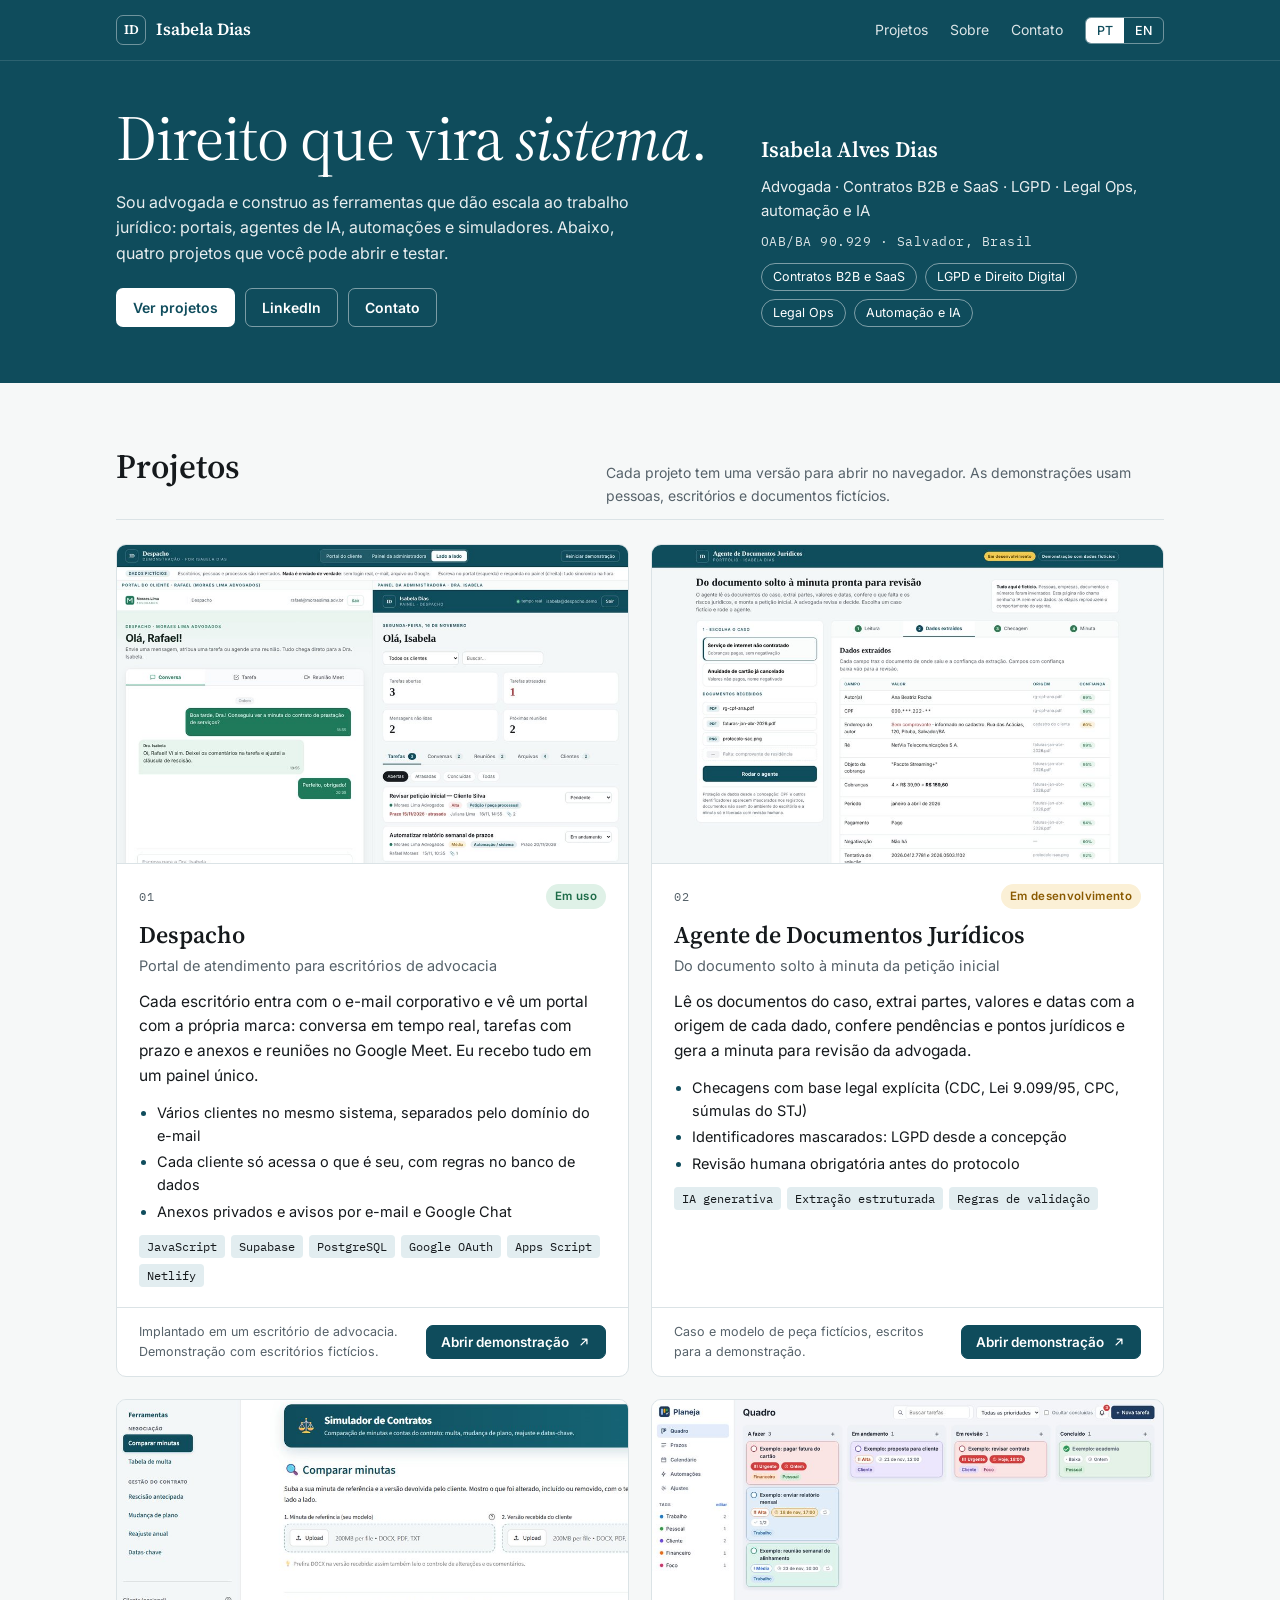
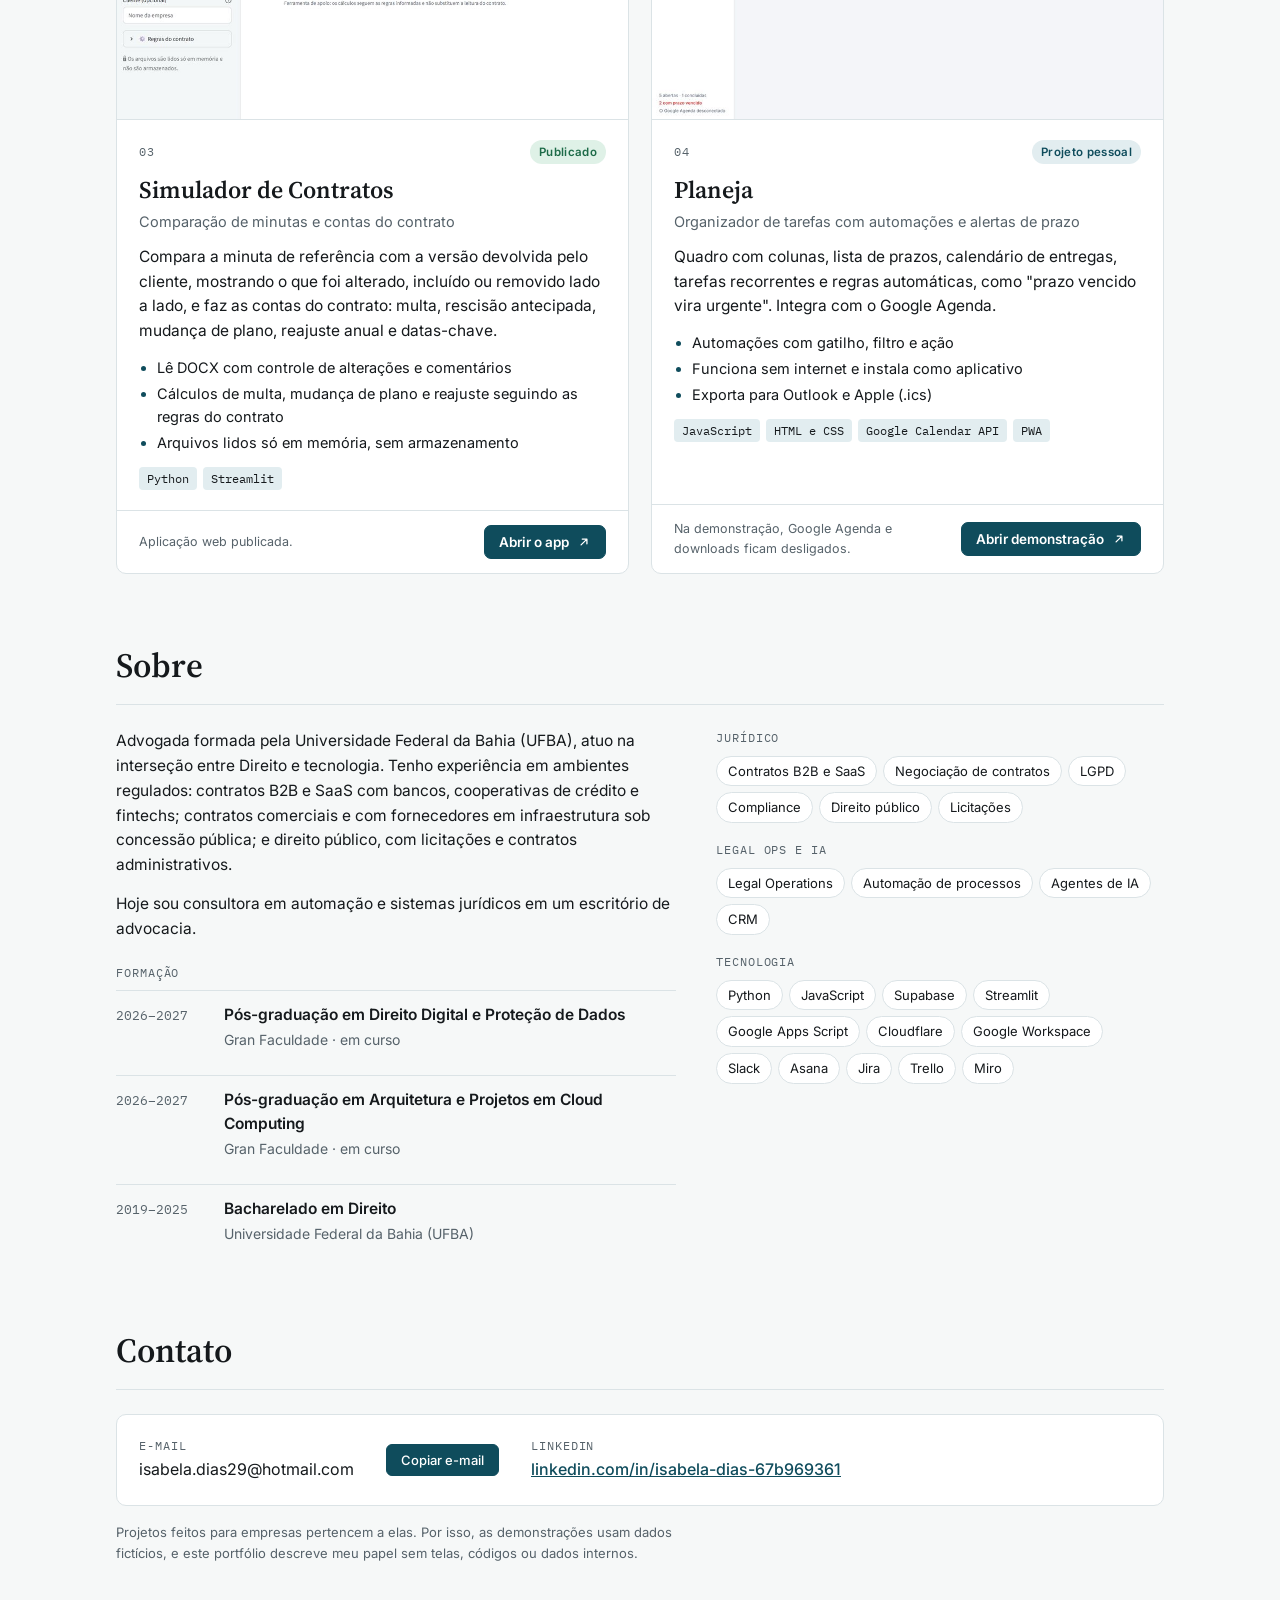
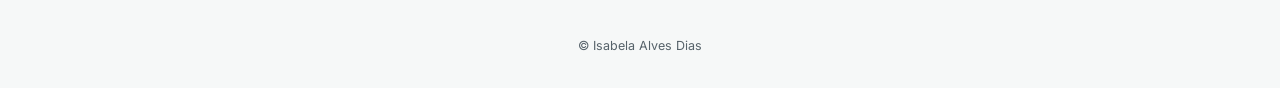
<file: index.html>
<!DOCTYPE html>
<html lang="pt-BR">
<head>
<meta charset="utf-8">
<meta name="viewport" content="width=device-width,initial-scale=1">
<title>Isabela Dias · Portfólio</title>
<meta name="description" content="Advogada (OAB/BA 90.929). Contratos B2B e SaaS, LGPD, Legal Ops, automação e IA aplicadas ao jurídico. Projetos com demonstração.">
<meta property="og:title" content="Isabela Dias · Portfólio">
<meta property="og:description" content="Direito que vira sistema: projetos de Legal Ops, automação e IA com demonstração.">
<meta property="og:image" content="https://isabeladias2907.github.io/assets/despacho.jpg">
<link rel="icon" href="data:image/svg+xml,%3Csvg xmlns='http://www.w3.org/2000/svg' viewBox='0 0 64 64'%3E%3Crect width='64' height='64' rx='14' fill='%230f4c5c'/%3E%3Ctext x='32' y='42' text-anchor='middle' font-family='Georgia,serif' font-size='28' font-weight='700' fill='%23fff'%3EID%3C/text%3E%3C/svg%3E">
<link rel="preconnect" href="https://fonts.googleapis.com">
<link rel="preconnect" href="https://fonts.gstatic.com" crossorigin>
<link rel="stylesheet" href="https://fonts.googleapis.com/css2?family=Source+Serif+4:ital,opsz,wght@0,8..60,400;0,8..60,600;1,8..60,400&family=Inter:wght@400;500;600&family=IBM+Plex+Mono:wght@400;500&display=swap">
<style>
/* Layout: menu fixo · abertura em petróleo · projetos 2×2 com prévia · sobre/formação · contato */
:root{
  --bg:#f6f8f8; --paper:#ffffff; --ink:#15191c; --muted:#56626a; --line:#dbe3e6;
  --petrol:#0f4c5c; --petrol-dark:#0a3540; --on-petrol:#ffffff; --petrol-soft:#e2edf0; --tag:#0f4c5c;
  --build:#8a5a00; --build-bg:#fbf0d6; --live:#1d6b48; --live-bg:#dff1e7;
  --display:'Source Serif 4', Georgia, 'Times New Roman', serif;
  --body:'Inter', system-ui, -apple-system, 'Segoe UI', Roboto, sans-serif;
  --mono:'IBM Plex Mono', ui-monospace, 'SFMono-Regular', Menlo, monospace;
  color-scheme:light;
}
@media (prefers-color-scheme: dark){
  :root:not([data-theme="light"]){
    --bg:#0d1214; --paper:#141b1e; --ink:#e5ecee; --muted:#9aa8ad; --line:#24323a;
    --petrol:#0c3e4b; --petrol-dark:#0a3540; --on-petrol:#f2f8f9; --petrol-soft:#16292f; --tag:#86c6d4;
    --build:#f0cf86; --build-bg:#3a2f14; --live:#7fd3a6; --live-bg:#163327; color-scheme:dark;
  }
}
*{box-sizing:border-box}
html{scroll-behavior:smooth; scroll-padding-top:72px}
html,body{margin:0}
body{background:var(--bg);color:var(--ink);font-family:var(--body);font-size:15.5px;line-height:1.6;-webkit-font-smoothing:antialiased}
.inner{max-width:1080px;margin:0 auto;padding-left:max(16px,env(safe-area-inset-left,0px));padding-right:max(16px,env(safe-area-inset-right,0px))}
a{color:inherit}
:focus-visible{outline:2px solid var(--tag);outline-offset:3px}
h1,h2,h3{text-wrap:balance}

/* Menu */
.nav{position:sticky;top:0;z-index:20;background:var(--petrol);color:var(--on-petrol);border-bottom:1px solid rgba(255,255,255,.12)}
.nav .inner{display:flex;align-items:center;justify-content:space-between;gap:16px;height:60px}
.brand{display:flex;align-items:center;gap:10px;text-decoration:none;font-family:var(--display);font-weight:600;font-size:17px}
.brand i{font-style:normal;width:30px;height:30px;border:1px solid rgba(255,255,255,.4);border-radius:7px;display:flex;align-items:center;justify-content:center;font-size:13px}
.links{display:flex;align-items:center;gap:22px;font-size:14px}
.links a{text-decoration:none;opacity:.85}
.links a:hover{opacity:1;text-decoration:underline;text-underline-offset:4px}
.seg{display:inline-flex;border:1px solid rgba(255,255,255,.4);border-radius:6px;overflow:hidden}
.seg button{font:500 12.5px var(--body);padding:5px 11px;border:0;background:transparent;color:var(--on-petrol);cursor:pointer}
.seg button[aria-pressed="true"]{background:var(--on-petrol);color:var(--petrol)}

/* Abertura */
.hero{background:var(--petrol);color:var(--on-petrol)}
.hero .inner{padding-block:44px 56px;display:grid;grid-template-columns:minmax(0,1.5fr) minmax(0,1fr);gap:40px;align-items:end}
.hero h1{font-family:var(--display);font-weight:400;font-size:clamp(36px,6vw,64px);line-height:1.04;letter-spacing:-.015em;margin:0 0 18px}
.hero h1 em{font-style:italic}
.hero .intro{margin:0 0 22px;max-width:52ch;opacity:.9;font-size:16px}
.actions{display:flex;flex-wrap:wrap;gap:10px}
.btn{display:inline-flex;align-items:center;gap:8px;font:600 14px var(--body);text-decoration:none;border-radius:7px;padding:10px 16px;cursor:pointer;border:1px solid transparent}
.btn.light{background:var(--on-petrol);color:var(--petrol)}
.btn.ghost{border-color:rgba(255,255,255,.45);color:var(--on-petrol);background:transparent}
.btn.ghost:hover{background:rgba(255,255,255,.08)}
.who{display:flex;flex-direction:column;gap:8px;font-size:15px;min-width:0}
.who strong{font-family:var(--display);font-weight:600;font-size:22px}
.who .role{opacity:.9}
.oab{font-family:var(--mono);font-size:12.5px;letter-spacing:.04em;opacity:.85}
.areas{display:flex;flex-wrap:wrap;gap:8px;margin-top:4px}
.areas span{font-size:12.5px;border:1px solid rgba(255,255,255,.45);border-radius:999px;padding:3px 11px}

main .inner{display:flex;flex-direction:column;gap:64px;padding-block:56px 72px}
.sechead{display:flex;flex-wrap:wrap;align-items:baseline;justify-content:space-between;gap:8px 24px;border-bottom:1px solid var(--line);padding-bottom:12px;margin-bottom:24px}
h2{font-family:var(--display);font-weight:600;font-size:clamp(26px,3.4vw,34px);margin:0}
.sechead p{margin:0;color:var(--muted);font-size:14px;max-width:62ch}

/* Projetos */
.grid{display:grid;grid-template-columns:repeat(2,minmax(0,1fr));gap:22px}
.card{background:var(--paper);border:1px solid var(--line);border-radius:10px;overflow:hidden;display:flex;flex-direction:column;min-width:0}
.shot{display:block;aspect-ratio:16/10;background:var(--petrol-soft);border-bottom:1px solid var(--line);overflow:hidden;position:relative}
.shot img{width:100%;height:100%;object-fit:cover;object-position:top left;display:block;transition:transform .35s ease}
a.shot:hover img{transform:scale(1.025)}
.shot .ph{position:absolute;inset:0;display:flex;flex-direction:column;justify-content:center;gap:10px;padding:28px;background:linear-gradient(135deg,var(--petrol),var(--petrol-dark));color:var(--on-petrol)}
.shot .ph b{font-family:var(--display);font-weight:600;font-size:26px}
.shot .ph code{font-family:var(--mono);font-size:13px;opacity:.85;line-height:1.8}
.card .body{padding:20px 22px;display:flex;flex-direction:column;gap:12px;flex:1}
.card .row{display:flex;justify-content:space-between;align-items:center;gap:12px}
.num{font-family:var(--mono);font-size:12px;color:var(--muted);letter-spacing:.06em}
.pill{font-size:11.5px;font-weight:600;letter-spacing:.03em;padding:3px 9px;border-radius:999px;white-space:nowrap}
.pill.live{color:var(--live);background:var(--live-bg)}
.pill.build{color:var(--build);background:var(--build-bg)}
.pill.own{color:var(--tag);background:var(--petrol-soft)}
.card h3{font-family:var(--display);font-weight:600;font-size:24px;line-height:1.15;margin:0}
.card .sub{color:var(--muted);margin:-6px 0 0;font-size:14.5px}
.card p{margin:0}
.hl{margin:0;padding-left:18px;display:flex;flex-direction:column;gap:3px;font-size:14.5px}
.hl li::marker{color:var(--tag)}
.stack{display:flex;flex-wrap:wrap;gap:6px}
.stack span{font-family:var(--mono);font-size:12px;background:var(--petrol-soft);color:var(--ink);padding:2px 8px;border-radius:4px}
.foot{display:flex;align-items:center;justify-content:space-between;gap:12px;flex-wrap:wrap;padding:14px 22px;border-top:1px solid var(--line)}
.foot small{color:var(--muted);font-size:12.5px;min-width:0;flex:1 1 200px}
.cta{display:inline-flex;align-items:center;gap:8px;font:600 13.5px var(--body);text-decoration:none;color:var(--on-petrol);background:var(--petrol);border:1px solid var(--petrol);border-radius:7px;padding:8px 14px;white-space:nowrap}
.cta:hover{background:var(--petrol-dark)}
.cta.off{background:transparent;color:var(--muted);border-color:var(--line);cursor:default}
.cta svg{width:14px;height:14px}

/* Sobre */
.about{display:grid;grid-template-columns:minmax(0,1.25fr) minmax(0,1fr);gap:40px}
.about p{margin:0 0 14px;max-width:62ch}
.k{font-family:var(--mono);font-size:11.5px;letter-spacing:.08em;text-transform:uppercase;color:var(--muted);display:block;margin-bottom:8px}
.skillgroups{display:flex;flex-direction:column;gap:18px}
.skills{display:flex;flex-wrap:wrap;gap:6px}
.skills span{font-size:13px;border:1px solid var(--line);background:var(--paper);border-radius:999px;padding:4px 11px}
.edu{list-style:none;margin:6px 0 0;padding:0;display:flex;flex-direction:column;gap:10px}
.edu li{display:grid;grid-template-columns:96px minmax(0,1fr);gap:12px;padding:12px 0;border-top:1px solid var(--line)}
.edu .y{font-family:var(--mono);font-size:12.5px;color:var(--muted);padding-top:2px}
.edu b{display:block;font-weight:600}
.edu span{color:var(--muted);font-size:14px}

/* Contato */
.contact{background:var(--paper);border:1px solid var(--line);border-radius:10px;padding:22px;display:flex;flex-wrap:wrap;gap:16px 32px;align-items:center}
.contact .item{display:flex;flex-direction:column;gap:2px;min-width:0}
.contact .v{font-size:16px;overflow-wrap:anywhere}
.copy{font:500 13px var(--body);padding:7px 14px;border-radius:6px;border:1px solid var(--petrol);background:var(--petrol);color:var(--on-petrol);cursor:pointer}
.contact a{color:var(--tag);font-weight:500}
.fine{font-size:13px;color:var(--muted);margin:16px 0 0;max-width:72ch}
footer{color:var(--muted);font-size:12.5px;text-align:center;padding:0 16px 32px}

@media (max-width:860px){
  .hero .inner,.about{grid-template-columns:minmax(0,1fr);gap:28px}
  .grid{grid-template-columns:minmax(0,1fr)}
  .links a{display:none}
}
@media (prefers-reduced-motion:reduce){html{scroll-behavior:auto} *{transition:none!important}}
</style>
</head>
<body>

<header class="nav">
  <div class="inner">
    <a class="brand" href="#top"><i>ID</i>Isabela Dias</a>
    <nav class="links" aria-label="Seções">
      <a href="#projetos" id="n-proj"></a>
      <a href="#sobre" id="n-about"></a>
      <a href="#contato" id="n-contact"></a>
      <div class="seg" role="group" aria-label="Idioma / Language">
        <button type="button" id="b-pt" aria-pressed="true">PT</button>
        <button type="button" id="b-en" aria-pressed="false">EN</button>
      </div>
    </nav>
  </div>
</header>

<section class="hero" id="top">
  <div class="inner">
    <div>
      <h1 id="h1"></h1>
      <p class="intro" id="intro"></p>
      <div class="actions">
        <a class="btn light" href="#projetos" id="a-proj"></a>
        <a class="btn ghost" href="https://www.linkedin.com/in/isabela-dias-67b969361" target="_blank" rel="noopener">LinkedIn</a>
        <a class="btn ghost" href="#contato" id="a-contact"></a>
      </div>
    </div>
    <div class="who">
      <strong>Isabela Alves Dias</strong>
      <span class="role" id="role"></span>
      <span class="oab">OAB/BA 90.929 · Salvador, Brasil</span>
      <div class="areas" id="areas"></div>
    </div>
  </div>
</section>

<main>
  <div class="inner">
    <section id="projetos" aria-labelledby="t-proj">
      <div class="sechead"><h2 id="t-proj"></h2><p id="p-proj"></p></div>
      <div class="grid" id="projects"></div>
    </section>

    <section id="sobre" aria-labelledby="t-about">
      <div class="sechead"><h2 id="t-about"></h2></div>
      <div class="about">
        <div>
          <div id="about"></div>
          <span class="k" id="t-edu" style="margin-top:22px"></span>
          <ul class="edu" id="edu"></ul>
        </div>
        <div class="skillgroups" id="skills"></div>
      </div>
    </section>

    <section id="contato" aria-labelledby="t-contact">
      <div class="sechead"><h2 id="t-contact"></h2></div>
      <div class="contact">
        <div class="item"><span class="k" style="margin:0">E-mail</span><span class="v" id="mail">isabela.dias29@hotmail.com</span></div>
        <button type="button" class="copy" id="copy"></button>
        <div class="item"><span class="k" style="margin:0">LinkedIn</span><a class="v" href="https://www.linkedin.com/in/isabela-dias-67b969361" target="_blank" rel="noopener">linkedin.com/in/isabela-dias-67b969361</a></div>
      </div>
      <p class="fine" id="fine"></p>
    </section>
  </div>
</main>
<footer id="foot"></footer>

<script>
/* Para ligar o Simulador, cole o endereço do app no Streamlit em LINKS.simulador. */
const LINKS = { despacho: 'despacho/', agente: 'agente/', simulador: 'https://simulador-contratos-isabela.streamlit.app/', planeja: 'planeja/' };
const SHOTS = { despacho: 'assets/despacho.jpg', agente: 'assets/agente.jpg', simulador: 'assets/simulador.jpg', planeja: 'assets/planeja.jpg' };

const T = {
 pt:{
  nav:['Projetos','Sobre','Contato'],
  h1:'Direito que vira <em>sistema</em>.',
  intro:'Sou advogada e construo as ferramentas que dão escala ao trabalho jurídico: portais, agentes de IA, automações e simuladores. Abaixo, quatro projetos que você pode abrir e testar.',
  aProj:'Ver projetos', aContact:'Contato',
  role:'Advogada · Contratos B2B e SaaS · LGPD · Legal Ops, automação e IA',
  areas:['Contratos B2B e SaaS','LGPD e Direito Digital','Legal Ops','Automação e IA'],
  tProj:'Projetos', pProj:'Cada projeto tem uma versão para abrir no navegador. As demonstrações usam pessoas, escritórios e documentos fictícios.',
  pills:{live:'Em uso',pub:'Publicado',build:'Em desenvolvimento',own:'Projeto pessoal'},
  open:'Abrir demonstração', openApp:'Abrir o app', soon:'Link em breve',
  projects:[
   {id:'despacho', t:'Despacho', pill:'live', sub:'Portal de atendimento para escritórios de advocacia',
    what:'Cada escritório entra com o e-mail corporativo e vê um portal com a própria marca: conversa em tempo real, tarefas com prazo e anexos e reuniões no Google Meet. Eu recebo tudo em um painel único.',
    hl:['Vários clientes no mesmo sistema, separados pelo domínio do e-mail','Cada cliente só acessa o que é seu, com regras no banco de dados','Anexos privados e avisos por e-mail e Google Chat'],
    stack:['JavaScript','Supabase','PostgreSQL','Google OAuth','Apps Script','Netlify'],
    note:'Implantado em um escritório de advocacia. Demonstração com escritórios fictícios.', cta:'open'},
   {id:'agente', t:'Agente de Documentos Jurídicos', pill:'build', sub:'Do documento solto à minuta da petição inicial',
    what:'Lê os documentos do caso, extrai partes, valores e datas com a origem de cada dado, confere pendências e pontos jurídicos e gera a minuta para revisão da advogada.',
    hl:['Checagens com base legal explícita (CDC, Lei 9.099/95, CPC, súmulas do STJ)','Identificadores mascarados: LGPD desde a concepção','Revisão humana obrigatória antes do protocolo'],
    stack:['IA generativa','Extração estruturada','Regras de validação'],
    note:'Caso e modelo de peça fictícios, escritos para a demonstração.', cta:'open'},
   {id:'simulador', t:'Simulador de Contratos', pill:'pub', sub:'Comparação de minutas e contas do contrato',
    what:'Compara a minuta de referência com a versão devolvida pelo cliente, mostrando o que foi alterado, incluído ou removido lado a lado, e faz as contas do contrato: multa, rescisão antecipada, mudança de plano, reajuste anual e datas-chave.',
    hl:['Lê DOCX com controle de alterações e comentários','Cálculos de multa, mudança de plano e reajuste seguindo as regras do contrato','Arquivos lidos só em memória, sem armazenamento'],
    stack:['Python','Streamlit'],
    note:'Aplicação web publicada.', cta:'app'},
   {id:'planeja', t:'Planeja', pill:'own', sub:'Organizador de tarefas com automações e alertas de prazo',
    what:'Quadro com colunas, lista de prazos, calendário de entregas, tarefas recorrentes e regras automáticas, como "prazo vencido vira urgente". Integra com o Google Agenda.',
    hl:['Automações com gatilho, filtro e ação','Funciona sem internet e instala como aplicativo','Exporta para Outlook e Apple (.ics)'],
    stack:['JavaScript','HTML e CSS','Google Calendar API','PWA'],
    note:'Na demonstração, Google Agenda e downloads ficam desligados.', cta:'open'}
  ],
  tAbout:'Sobre',
  about:['Advogada formada pela Universidade Federal da Bahia (UFBA), atuo na interseção entre Direito e tecnologia. Tenho experiência em ambientes regulados: contratos B2B e SaaS com bancos, cooperativas de crédito e fintechs; contratos comerciais e com fornecedores em infraestrutura sob concessão pública; e direito público, com licitações e contratos administrativos.',
         'Hoje sou consultora em automação e sistemas jurídicos em um escritório de advocacia.'],
  tEdu:'Formação',
  edu:[['2026–2027','Pós-graduação em Direito Digital e Proteção de Dados','Gran Faculdade · em curso'],
       ['2026–2027','Pós-graduação em Arquitetura e Projetos em Cloud Computing','Gran Faculdade · em curso'],
       ['2019–2025','Bacharelado em Direito','Universidade Federal da Bahia (UFBA)']],
  skills:[['Jurídico',['Contratos B2B e SaaS','Negociação de contratos','LGPD','Compliance','Direito público','Licitações']],
          ['Legal Ops e IA',['Legal Operations','Automação de processos','Agentes de IA','CRM']],
          ['Tecnologia',['Python','JavaScript','Supabase','Streamlit','Google Apps Script','Cloudflare','Google Workspace','Slack','Asana','Jira','Trello','Miro']]],
  tContact:'Contato', copy:'Copiar e-mail', copied:'E-mail copiado', sel:'Selecionado: use Ctrl+C',
  fine:'Projetos feitos para empresas pertencem a elas. Por isso, as demonstrações usam dados fictícios, e este portfólio descreve meu papel sem telas, códigos ou dados internos.',
  foot:'© Isabela Alves Dias'
 },
 en:{
  nav:['Projects','About','Contact'],
  h1:'Law that becomes <em>systems</em>.',
  intro:'I am an attorney who builds the tools that scale legal work: client portals, AI agents, automations and simulators. Below are four projects you can open and try.',
  aProj:'See projects', aContact:'Contact',
  role:'Attorney · B2B & SaaS Contracts · LGPD · Legal Ops, automation and AI',
  areas:['B2B & SaaS contracts','LGPD & digital law','Legal Ops','Automation & AI'],
  tProj:'Projects', pProj:'Each project has a version you can open in the browser. The demos use fictional people, firms and documents. Demo interfaces are in Portuguese.',
  pills:{live:'In use',pub:'Published',build:'In development',own:'Personal project'},
  open:'Open demo', openApp:'Open the app', soon:'Link coming soon',
  projects:[
   {id:'despacho', t:'Despacho', pill:'live', sub:'Client portal for law firms',
    what:'Each firm signs in with its corporate email and sees a portal in its own branding: real-time chat, tasks with deadlines and attachments, and Google Meet bookings. I receive everything in a single dashboard.',
    hl:['Multiple clients in one system, separated by email domain','Each client only accesses its own data, enforced by database rules','Private attachments plus email and Google Chat notifications'],
    stack:['JavaScript','Supabase','PostgreSQL','Google OAuth','Apps Script','Netlify'],
    note:'Deployed at a law firm. Demo with fictional firms.', cta:'open'},
   {id:'agente', t:'Legal Document Agent', pill:'build', sub:'From loose documents to a draft complaint',
    what:'Reads the case documents, extracts parties, amounts and dates with the source of each item, checks for missing items and legal issues, and produces a draft for the attorney’s review.',
    hl:['Checks with explicit legal grounds (Brazilian consumer, small-claims and civil procedure law)','Masked identifiers: privacy by design (LGPD)','Mandatory human review before filing'],
    stack:['Generative AI','Structured extraction','Validation rules'],
    note:'Fictional case and template written for the demo.', cta:'open'},
   {id:'simulador', t:'Contract Simulator', pill:'pub', sub:'Draft comparison and contract math',
    what:'Compares the reference draft with the version returned by the client, showing what was changed, added or removed side by side, and runs the contract math: termination fees, early termination, plan changes, annual price adjustment and key dates.',
    hl:['Reads DOCX files with tracked changes and comments','Fee, plan-change and adjustment calculations based on the contract rules','Files processed in memory only, never stored'],
    stack:['Python','Streamlit'],
    note:'Published web app.', cta:'app'},
   {id:'planeja', t:'Planeja', pill:'own', sub:'Task organizer with automations and deadline alerts',
    what:'Kanban board, deadline list, delivery calendar, recurring tasks and automatic rules such as "overdue tasks become urgent". Syncs with Google Calendar.',
    hl:['Automations with trigger, filter and action','Works offline and installs as an app','Exports to Outlook and Apple (.ics)'],
    stack:['JavaScript','HTML & CSS','Google Calendar API','PWA'],
    note:'In the demo, Google Calendar and downloads are turned off.', cta:'open'}
  ],
  tAbout:'About',
  about:['Brazilian attorney with a law degree from the Federal University of Bahia (UFBA), working at the intersection of law and technology. I have experience in regulated environments: B2B and SaaS agreements with banks, credit unions and fintechs; commercial and supplier contracts in publicly concessioned infrastructure; and public law, including procurement and administrative contracts.',
         'I currently work as a legal automation and systems consultant at a law firm.'],
  tEdu:'Education',
  edu:[['2026–2027','Postgraduate degree in Digital Law and Data Protection','Gran Faculdade · in progress'],
       ['2026–2027','Postgraduate degree in Cloud Computing Architecture','Gran Faculdade · in progress'],
       ['2019–2025','Bachelor of Laws (LL.B.)','Federal University of Bahia (UFBA)']],
  skills:[['Legal',['B2B & SaaS Contracts','Contract Negotiation','LGPD','Compliance','Public Law','Public Procurement']],
          ['Legal Ops & AI',['Legal Operations','Process Automation','AI Agents','CRM']],
          ['Technology',['Python','JavaScript','Supabase','Streamlit','Google Apps Script','Cloudflare','Google Workspace','Slack','Asana','Jira','Trello','Miro']]],
  tContact:'Contact', copy:'Copy email', copied:'Email copied', sel:'Selected: press Ctrl+C',
  fine:'Projects built for companies belong to them. That is why the demos use fictional data, and this portfolio describes my role without screens, code or internal data.',
  foot:'© Isabela Alves Dias'
 }
};

let lang = 'pt';
try { const s = localStorage.getItem('pf-lang'); if (s === 'en' || s === 'pt') lang = s; } catch (e) {}
const $ = id => document.getElementById(id);
const esc = s => String(s).replace(/&/g,'&amp;').replace(/</g,'&lt;').replace(/>/g,'&gt;').replace(/"/g,'&quot;');
const ARROW = '<svg viewBox="0 0 24 24" fill="none" stroke="currentColor" stroke-width="2.2" stroke-linecap="round" stroke-linejoin="round" aria-hidden="true"><path d="M7 17 17 7M9 7h8v8"/></svg>';
const ext = url => /^https?:/.test(url) ? ' target="_blank" rel="noopener"' : '';

function shot(p) {
  const url = LINKS[p.id], img = SHOTS[p.id];
  const inner = img
    ? `<img src="${img}" alt="${esc(p.t)}" loading="lazy" width="960" height="600">`
    : `<div class="ph"><b>${esc(p.t)}</b><code>${p.hl.map(esc).join('<br>')}</code></div>`;
  return url ? `<a class="shot" href="${esc(url)}"${ext(url)} tabindex="-1" aria-hidden="true">${inner}</a>` : `<div class="shot">${inner}</div>`;
}
function cta(p, d) {
  const url = LINKS[p.id];
  if (!url) return `<span class="cta off">${esc(d.soon)}</span>`;
  return `<a class="cta" href="${esc(url)}"${ext(url)}>${esc(p.cta === 'app' ? d.openApp : d.open)} ${ARROW}</a>`;
}

function render() {
  const d = T[lang];
  document.documentElement.lang = lang === 'pt' ? 'pt-BR' : 'en';
  $('b-pt').setAttribute('aria-pressed', lang === 'pt');
  $('b-en').setAttribute('aria-pressed', lang === 'en');
  ['n-proj','n-about','n-contact'].forEach((id, i) => $(id).textContent = d.nav[i]);
  $('h1').innerHTML = d.h1;
  $('intro').textContent = d.intro;
  $('a-proj').textContent = d.aProj;
  $('a-contact').textContent = d.aContact;
  $('role').textContent = d.role;
  $('areas').innerHTML = d.areas.map(a => `<span>${esc(a)}</span>`).join('');
  $('t-proj').textContent = d.tProj;
  $('p-proj').textContent = d.pProj;
  $('projects').innerHTML = d.projects.map((p, i) => `
    <article class="card">
      ${shot(p)}
      <div class="body">
        <div class="row"><span class="num">${String(i + 1).padStart(2, '0')}</span><span class="pill ${p.pill === 'pub' ? 'live' : p.pill}">${esc(d.pills[p.pill])}</span></div>
        <h3>${esc(p.t)}</h3>
        <p class="sub">${esc(p.sub)}</p>
        <p>${esc(p.what)}</p>
        <ul class="hl">${p.hl.map(h => `<li>${esc(h)}</li>`).join('')}</ul>
        <div class="stack">${p.stack.map(s => `<span>${esc(s)}</span>`).join('')}</div>
      </div>
      <div class="foot"><small>${esc(p.note)}</small>${cta(p, d)}</div>
    </article>`).join('');
  $('t-about').textContent = d.tAbout;
  $('about').innerHTML = d.about.map(p => `<p>${esc(p)}</p>`).join('');
  $('t-edu').textContent = d.tEdu;
  $('edu').innerHTML = d.edu.map(([y, c, w]) => `<li><span class="y">${esc(y)}</span><div><b>${esc(c)}</b><span>${esc(w)}</span></div></li>`).join('');
  $('skills').innerHTML = d.skills.map(([g, list]) => `<div><span class="k">${esc(g)}</span><div class="skills">${list.map(s => `<span>${esc(s)}</span>`).join('')}</div></div>`).join('');
  $('t-contact').textContent = d.tContact;
  $('copy').textContent = d.copy;
  $('fine').textContent = d.fine;
  $('foot').textContent = d.foot;
}

function setLang(l) { lang = l; try { localStorage.setItem('pf-lang', l); } catch (e) {} render(); }
$('b-pt').addEventListener('click', () => setLang('pt'));
$('b-en').addEventListener('click', () => setLang('en'));
$('copy').addEventListener('click', () => {
  const btn = $('copy'), el = $('mail');
  const ok = () => { btn.textContent = T[lang].copied; setTimeout(() => { btn.textContent = T[lang].copy; }, 1600); };
  const fb = () => { const r = document.createRange(); r.selectNodeContents(el); const s = window.getSelection(); s.removeAllRanges(); s.addRange(r); btn.textContent = T[lang].sel; };
  try { if (navigator.clipboard && navigator.clipboard.writeText) navigator.clipboard.writeText(el.textContent).then(ok, fb); else fb(); } catch (e) { fb(); }
});
render();
</script>
</body>
</html>
</file>
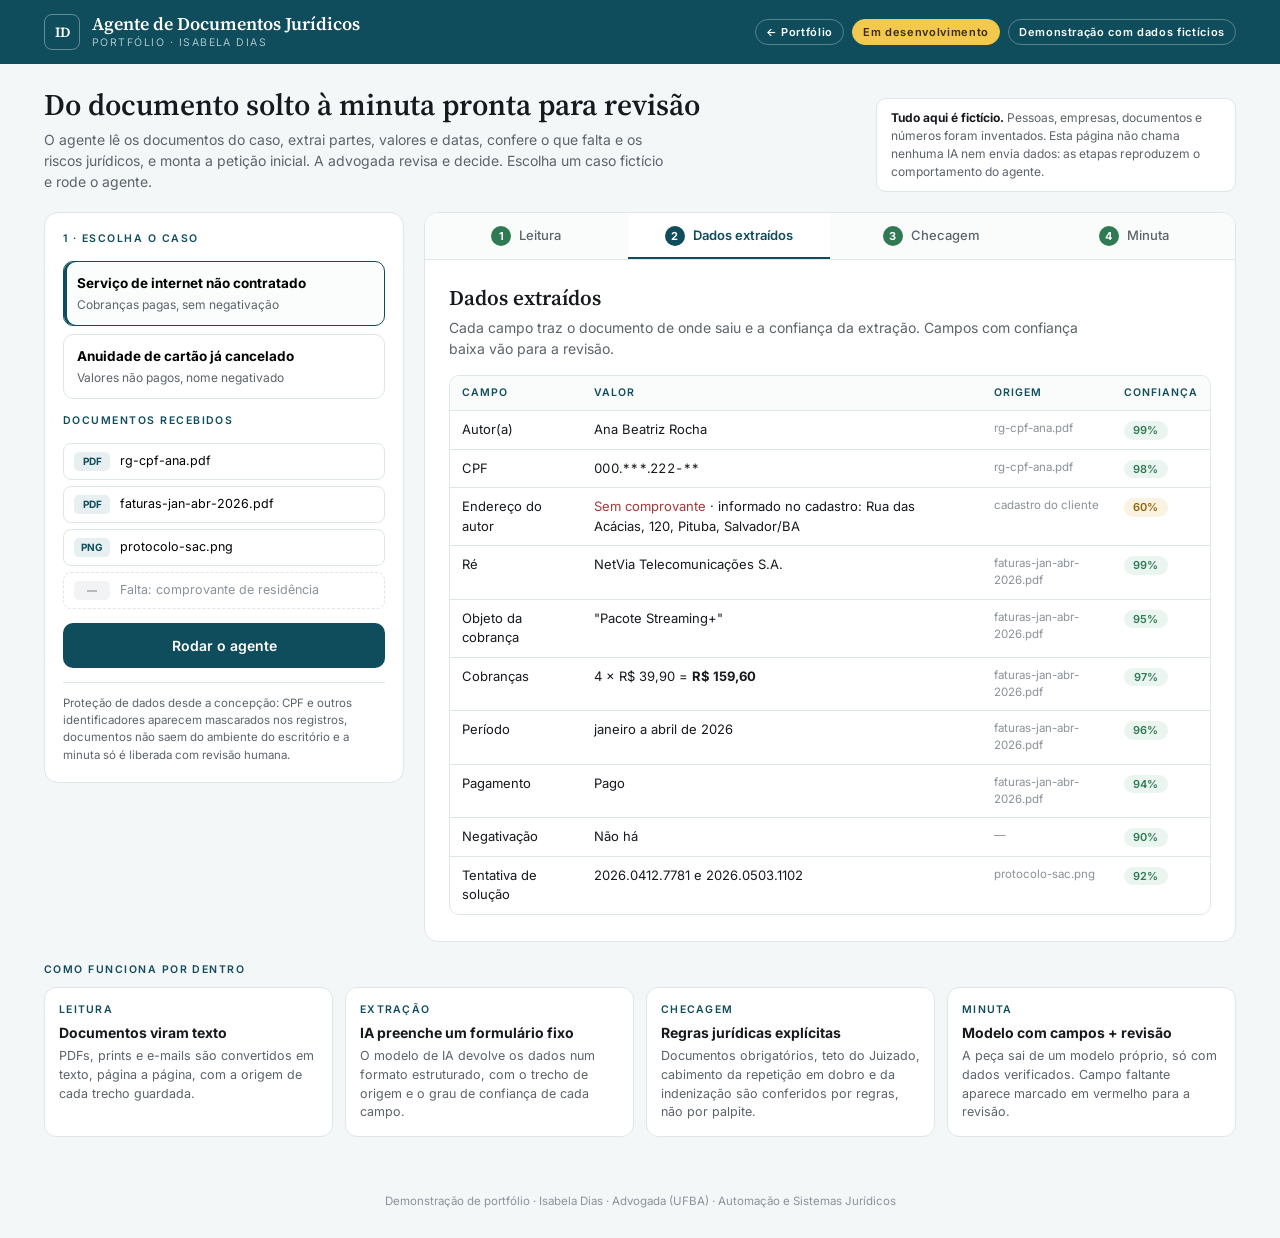
<file: agente/index.html>
<!DOCTYPE html>
<html lang="pt-BR">
<head>
<meta charset="UTF-8" />
<meta name="viewport" content="width=device-width, initial-scale=1.0" />
<title>Agente de Documentos Jurídicos</title>
<link rel="preconnect" href="https://fonts.googleapis.com" />
<link rel="preconnect" href="https://fonts.gstatic.com" crossorigin />
<link rel="stylesheet" href="https://fonts.googleapis.com/css2?family=Source+Serif+4:ital,opsz,wght@0,8..60,400;0,8..60,600;1,8..60,400&family=Inter:wght@400;500;600&display=swap" />
<style>
  /* Identidade Isabela Dias: petróleo + papel claro. Layout: entrada à esquerda, trabalho do agente à direita em 4 etapas. */
  :root{
    --brand:#0f4c5c; --brand-dark:#0a3540; --brand-soft:#e7eff1; --line:#dfe6e8; --ink:#16191d; --muted:#5b636b; --faint:#8a929a;
    --bg:#f4f7f8; --card:#ffffff; --paper:#fffdf9;
    --ok:#2f7a52; --ok-bg:#eaf5ef; --warn:#93620d; --warn-bg:#fbf3e2; --bad:#a33a3a; --bad-bg:#fbefef;
    --display:'Source Serif 4', Georgia, 'Times New Roman', serif;
    --body:'Inter', system-ui, -apple-system, 'Segoe UI', sans-serif;
    color-scheme:light;
  }
  *{box-sizing:border-box}
  html,body{margin:0}
  body{background:var(--bg); color:var(--ink); font-family:var(--body); font-size:14px; line-height:1.5; -webkit-font-smoothing:antialiased}
  button,input,select{font:inherit}
  h1,h2,h3{text-wrap:balance}
  :focus-visible{outline:2px solid var(--brand); outline-offset:2px}

  .top{background:var(--brand); color:#e9f1f3}
  .top .in{max-width:1240px; margin:0 auto; padding:14px 24px; display:flex; align-items:center; justify-content:space-between; gap:16px; flex-wrap:wrap}
  .id{display:flex; align-items:center; gap:12px}
  .mono{width:36px; height:36px; border:1px solid rgba(255,255,255,.35); border-radius:8px; display:flex; align-items:center; justify-content:center; font-family:var(--display); font-weight:600; color:#fff}
  .id b{display:block; color:#fff; font-family:var(--display); font-weight:600; font-size:18px; line-height:1.15}
  .id small{display:block; font-size:10.5px; letter-spacing:.14em; text-transform:uppercase; color:#a9c4cb}
  .flags{display:flex; gap:8px; flex-wrap:wrap}
  .flag{font-size:11px; font-weight:600; letter-spacing:.06em; border-radius:999px; padding:4px 10px; border:1px solid rgba(255,255,255,.3); color:#fff}
  .flag.dev{background:#f2c94c; color:#3a2a00; border-color:#f2c94c}

  .wrap{max-width:1240px; margin:0 auto; padding:24px 24px 56px; display:flex; flex-direction:column; gap:20px}
  .intro{display:grid; grid-template-columns:minmax(0,1fr) auto; gap:20px; align-items:end}
  .intro h1{margin:0 0 6px; font-family:var(--display); font-weight:600; font-size:30px; line-height:1.15}
  .intro p{margin:0; color:var(--muted); max-width:70ch}
  .note{font-size:12px; color:var(--muted); background:var(--card); border:1px solid var(--line); border-radius:10px; padding:10px 14px; max-width:360px}
  .note b{color:var(--ink)}

  .grid{display:grid; grid-template-columns:360px minmax(0,1fr); gap:20px; align-items:start}
  .card{background:var(--card); border:1px solid var(--line); border-radius:14px}
  .side{padding:18px; display:flex; flex-direction:column; gap:14px; position:sticky; top:16px}
  .eyebrow{font-size:10.5px; font-weight:600; letter-spacing:.14em; text-transform:uppercase; color:var(--brand)}
  .cases{display:flex; flex-direction:column; gap:8px}
  .case{display:flex; flex-direction:column; gap:3px; text-align:left; background:var(--card); border:1px solid var(--line); border-radius:10px; padding:11px 13px; cursor:pointer}
  .case:hover{border-color:#b9cdd2}
  .case[aria-pressed="true"]{border-color:var(--brand); box-shadow:inset 3px 0 0 var(--brand); background:#fbfdfd}
  .case b{font-size:13.5px}
  .case span{font-size:12px; color:var(--muted)}
  .docs{list-style:none; margin:0; padding:0; display:flex; flex-direction:column; gap:6px}
  .doc{display:flex; align-items:center; gap:10px; padding:8px 10px; border:1px solid var(--line); border-radius:8px; font-size:12.5px; cursor:pointer; background:var(--card); width:100%; text-align:left}
  .doc:hover{border-color:#b9cdd2}
  .doc .ext{flex:none; min-width:36px; text-align:center; padding:2px 5px; border-radius:5px; background:var(--brand-soft); color:var(--brand); font-size:10px; font-weight:700; text-transform:uppercase}
  .doc .nm{flex:1; min-width:0; overflow:hidden; text-overflow:ellipsis; white-space:nowrap}
  .doc.missing{border-style:dashed; color:var(--faint); cursor:default}
  .doc.missing .ext{background:#f1f3f4; color:var(--faint)}
  .run{background:var(--brand); color:#fff; border:0; border-radius:10px; padding:12px; font-weight:600; cursor:pointer}
  .run:hover{background:var(--brand-dark)}
  .run:disabled{opacity:.6; cursor:wait}
  .privacy{font-size:11.5px; color:var(--muted); border-top:1px solid var(--line); padding-top:12px}

  .main{overflow:hidden}
  .steps{display:grid; grid-template-columns:repeat(4,1fr); border-bottom:1px solid var(--line); background:#fafcfc}
  .step{display:flex; align-items:center; gap:8px; justify-content:center; background:none; border:0; border-bottom:2px solid transparent; padding:13px 8px 11px; font-size:13px; font-weight:500; color:var(--muted); cursor:pointer}
  .step i{font-style:normal; width:20px; height:20px; border-radius:50%; display:inline-flex; align-items:center; justify-content:center; font-size:11px; font-weight:700; background:#eef2f3; color:var(--muted)}
  .step.done i{background:var(--ok); color:#fff}
  .step.on{color:var(--brand); border-bottom-color:var(--brand); font-weight:600; background:var(--card)}
  .step.on i{background:var(--brand); color:#fff}
  .panel{padding:22px 24px 26px}
  .panel h2{margin:0 0 4px; font-family:var(--display); font-weight:600; font-size:21px}
  .panel .lead{margin:0 0 16px; color:var(--muted); max-width:72ch}

  .log{list-style:none; margin:0; padding:14px 16px; background:#0f1d22; color:#cfe0e4; border-radius:10px; font:12.5px/1.65 ui-monospace, SFMono-Regular, Menlo, Consolas, monospace; min-height:120px}
  .log li{display:flex; gap:10px}
  .log .t{color:#6f8f97; flex:none}
  .log .okk{color:#7fd3a4}
  .log .wrn{color:#f2c94c}

  table{width:100%; border-collapse:collapse; font-size:13px}
  th{text-align:left; font-size:10.5px; font-weight:600; letter-spacing:.1em; text-transform:uppercase; color:var(--brand); padding:9px 12px; background:#fafcfc; border-bottom:1px solid var(--line)}
  td{padding:9px 12px; border-bottom:1px solid var(--line); vertical-align:top}
  tr:last-child td{border-bottom:0}
  .tbl{border:1px solid var(--line); border-radius:10px; overflow-x:auto}
  .num{font-variant-numeric:tabular-nums; white-space:nowrap}
  .src{font-size:11.5px; color:var(--faint)}
  .conf{display:inline-block; min-width:44px; text-align:center; font-size:11px; font-weight:600; border-radius:999px; padding:1px 8px; background:var(--ok-bg); color:var(--ok)}
  .conf.mid{background:var(--warn-bg); color:var(--warn)}
  .masked{font-variant-numeric:tabular-nums; letter-spacing:.02em}

  .checks{display:flex; flex-direction:column; gap:8px}
  .chk{display:grid; grid-template-columns:auto minmax(0,1fr); gap:12px; padding:12px 14px; border-radius:10px; border:1px solid var(--line); border-left-width:4px}
  .chk .ic{width:22px; height:22px; border-radius:50%; display:flex; align-items:center; justify-content:center; font-size:12px; font-weight:700; color:#fff}
  .chk.ok{border-left-color:var(--ok)} .chk.ok .ic{background:var(--ok)}
  .chk.warn{border-left-color:#d79a1f; background:#fffcf5} .chk.warn .ic{background:#d79a1f}
  .chk.bad{border-left-color:var(--bad); background:#fffafa} .chk.bad .ic{background:var(--bad)}
  .chk b{display:block; font-size:13.5px}
  .chk p{margin:2px 0 0; color:var(--muted); font-size:12.5px}
  .chk .law{font-size:11.5px; color:var(--brand); margin-top:4px}
  .summary{display:flex; gap:8px; flex-wrap:wrap; margin-bottom:12px}
  .pill{font-size:11.5px; font-weight:600; border-radius:999px; padding:3px 10px}
  .pill.ok{background:var(--ok-bg); color:var(--ok)} .pill.warn{background:var(--warn-bg); color:var(--warn)} .pill.bad{background:var(--bad-bg); color:var(--bad)}

  .opts{display:flex; flex-wrap:wrap; gap:10px 18px; align-items:center; padding:12px 14px; border:1px solid var(--line); border-radius:10px; background:#fafcfc; margin-bottom:14px; font-size:13px}
  .opts label{display:flex; align-items:center; gap:8px}
  .opts input[type=number]{width:120px; border:1px solid #c9d6da; border-radius:8px; padding:6px 9px; font-variant-numeric:tabular-nums}
  .opts .sp{flex:1}
  .btn{border:1px solid #c9d6da; background:var(--card); color:var(--brand); border-radius:8px; padding:7px 12px; font-weight:500; cursor:pointer}
  .btn:hover{border-color:var(--brand); background:var(--brand-soft)}
  .review{display:flex; gap:10px; align-items:flex-start; padding:10px 14px; border-radius:10px; background:var(--warn-bg); color:#5e4208; font-size:12.5px; margin-bottom:14px}

  .paper{background:var(--paper); border:1px solid #e9e4d8; border-radius:4px; box-shadow:0 1px 2px rgba(0,0,0,.04), 0 12px 30px rgba(16,24,32,.06); padding:48px 56px; font-family:var(--display); font-size:15px; line-height:1.7; color:#1d1d1b; max-width:820px; margin:0 auto}
  .paper h3{font-family:var(--display); font-size:15px; font-weight:600; text-transform:uppercase; letter-spacing:.04em; margin:26px 0 8px}
  .paper p{margin:0 0 12px; text-align:justify; hyphens:auto}
  .paper .addr{font-weight:600; text-transform:uppercase; margin-bottom:36px; text-align:left}
  .paper .title{text-align:center; font-weight:600; text-transform:uppercase; margin:18px 0}
  .paper ol{margin:0 0 12px; padding-left:22px}
  .paper li{margin-bottom:6px; text-align:justify}
  .paper .sign{margin-top:36px; text-align:center}
  .paper .addr,.paper .title{hyphens:manual}
  .f{background:#e7f1ee; border-bottom:1px dotted var(--brand); padding:0 2px; border-radius:2px}
  .f.miss{background:#fbefef; border-bottom-color:var(--bad); color:var(--bad)}

  .inside{display:grid; grid-template-columns:repeat(4,minmax(0,1fr)); gap:12px}
  .box{padding:14px; border:1px solid var(--line); border-radius:12px; background:var(--card)}
  .box .k{font-size:10.5px; font-weight:600; letter-spacing:.12em; text-transform:uppercase; color:var(--brand)}
  .box b{display:block; margin:4px 0 4px; font-size:14px}
  .box p{margin:0; font-size:12.5px; color:var(--muted)}

  .modal-bg{position:fixed; inset:0; background:rgba(16,24,32,.45); display:flex; align-items:center; justify-content:center; padding:16px; z-index:10}
  .modal{background:var(--paper); border-radius:10px; max-width:640px; width:100%; max-height:80vh; overflow:auto; padding:28px 32px; box-shadow:0 20px 60px rgba(0,0,0,.25)}
  .modal .bar{display:flex; justify-content:space-between; align-items:center; margin-bottom:12px; gap:12px}
  .modal pre{white-space:pre-wrap; font:13px/1.6 ui-monospace, SFMono-Regular, Menlo, Consolas, monospace; margin:0; color:#2b2b28}
  .hidden{display:none !important}
  .toast{position:fixed; right:18px; bottom:18px; background:var(--ink); color:#fff; padding:11px 14px; border-radius:10px; font-size:13px; z-index:11}

  footer{font-size:11.5px; color:var(--faint); text-align:center; padding:0 24px 28px}

  @media (max-width:980px){ .grid{grid-template-columns:1fr} .side{position:static} .inside{grid-template-columns:1fr 1fr} .intro{grid-template-columns:1fr} }
  @media (max-width:560px){ .wrap{padding:16px 16px 40px} .paper{padding:28px 20px} .steps .step span{display:none} .inside{grid-template-columns:1fr} .panel{padding:18px 16px} }
  @media (prefers-reduced-motion:reduce){ *{animation:none!important; transition:none!important} }
</style>
</head>
<body>
<header class="top">
  <div class="in">
    <div class="id"><div class="mono">ID</div><div><b>Agente de Documentos Jurídicos</b><small>Portfólio · Isabela Dias</small></div></div>
    <div class="flags"><a class="flag" href="../" style="text-decoration:none">← Portfólio</a><span class="flag dev">Em desenvolvimento</span><span class="flag">Demonstração com dados fictícios</span></div>
  </div>
</header>

<main class="wrap">
  <section class="intro">
    <div>
      <h1>Do documento solto à minuta pronta para revisão</h1>
      <p>O agente lê os documentos do caso, extrai partes, valores e datas, confere o que falta e os riscos jurídicos, e monta a petição inicial. A advogada revisa e decide. Escolha um caso fictício e rode o agente.</p>
    </div>
    <div class="note"><b>Tudo aqui é fictício.</b> Pessoas, empresas, documentos e números foram inventados. Esta página não chama nenhuma IA nem envia dados: as etapas reproduzem o comportamento do agente.</div>
  </section>

  <section class="grid">
    <aside class="card side">
      <div class="eyebrow">1 · Escolha o caso</div>
      <div class="cases" id="cases"></div>
      <div class="eyebrow">Documentos recebidos</div>
      <ul class="docs" id="docs"></ul>
      <button class="run" id="run" onclick="runAgent()">Rodar o agente</button>
      <div class="privacy">Proteção de dados desde a concepção: CPF e outros identificadores aparecem mascarados nos registros, documentos não saem do ambiente do escritório e a minuta só é liberada com revisão humana.</div>
    </aside>

    <section class="card main">
      <nav class="steps" id="steps">
        <button class="step" data-s="0" onclick="show(0)"><i>1</i><span>Leitura</span></button>
        <button class="step" data-s="1" onclick="show(1)"><i>2</i><span>Dados extraídos</span></button>
        <button class="step" data-s="2" onclick="show(2)"><i>3</i><span>Checagem</span></button>
        <button class="step" data-s="3" onclick="show(3)"><i>4</i><span>Minuta</span></button>
      </nav>
      <div class="panel" id="panel"></div>
    </section>
  </section>

  <section>
    <div class="eyebrow" style="margin-bottom:10px">Como funciona por dentro</div>
    <div class="inside">
      <div class="box"><div class="k">Leitura</div><b>Documentos viram texto</b><p>PDFs, prints e e-mails são convertidos em texto, página a página, com a origem de cada trecho guardada.</p></div>
      <div class="box"><div class="k">Extração</div><b>IA preenche um formulário fixo</b><p>O modelo de IA devolve os dados num formato estruturado, com o trecho de origem e o grau de confiança de cada campo.</p></div>
      <div class="box"><div class="k">Checagem</div><b>Regras jurídicas explícitas</b><p>Documentos obrigatórios, teto do Juizado, cabimento da repetição em dobro e da indenização são conferidos por regras, não por palpite.</p></div>
      <div class="box"><div class="k">Minuta</div><b>Modelo com campos + revisão</b><p>A peça sai de um modelo próprio, só com dados verificados. Campo faltante aparece marcado em vermelho para a revisão.</p></div>
    </div>
  </section>
</main>
<footer>Demonstração de portfólio · Isabela Dias · Advogada (UFBA) · Automação e Sistemas Jurídicos</footer>

<div id="modal" class="modal-bg hidden" onclick="if(event.target===this) closeDoc()">
  <div class="modal" role="dialog" aria-modal="true" aria-labelledby="doc-title">
    <div class="bar"><b id="doc-title"></b><button class="btn" onclick="closeDoc()">Fechar</button></div>
    <pre id="doc-body"></pre>
  </div>
</div>
<div id="toast" class="toast hidden" role="status"></div>

<script>
/* ===================== Casos fictícios ===================== */
const CASES = [
  {
    id: "internet",
    label: "Serviço de internet não contratado",
    hint: "Cobranças pagas, sem negativação",
    autor: { nome: "Ana Beatriz Rocha", nac: "brasileira", civil: "solteira", prof: "professora", cpf: "000.111.222-33", end: "Rua das Acácias, 120, Pituba, Salvador/BA", cep: "41810-000" },
    re: { nome: "NetVia Telecomunicações S.A.", cnpj: "00.000.000/0001-00", end: "Av. Paulista, 1000, São Paulo/SP" },
    docs: [
      { n: "rg-cpf-ana.pdf", t: "Documento de identidade", body: "REPÚBLICA FEDERATIVA DO BRASIL (documento fictício)\nNome: ANA BEATRIZ ROCHA\nCPF: 000.111.222-33\nData de nascimento: 14/03/1990" },
      { n: "faturas-jan-abr-2026.pdf", t: "Faturas da NetVia (4)", body: "NETVIA TELECOMUNICAÇÕES S.A. (empresa fictícia)\nCliente: Ana Beatriz Rocha · Contrato 55.000.123\n\nPlano Fibra 300 Mega ........ R$ 99,90\nPacote Streaming+ ........... R$ 39,90   ← não contratado\n\nCompetências: jan, fev, mar e abr/2026\nTodas as faturas constam como PAGAS." },
      { n: "protocolo-sac.png", t: "Print do atendimento", body: "Protocolo 2026.0412.7781 · 12/04/2026\nCliente: \"Não contratei o Pacote Streaming+, peço o cancelamento e o estorno.\"\nAtendente: \"Solicitação registrada. Prazo de análise: 5 dias úteis.\"\n\nProtocolo 2026.0503.1102 · 03/05/2026\nCliente: \"Continuo sendo cobrada.\"\nStatus: sem resposta." }
    ],
    missing: ["comprovante de residência"],
    cobrancas: 4, valor: 39.90, pago: true, negativado: false, negValor: 0,
    periodo: "janeiro a abril de 2026", servico: "\"Pacote Streaming+\"",
    protocolos: "2026.0412.7781 e 2026.0503.1102",
    moralDefault: false, moralValor: 3000
  },
  {
    id: "cartao",
    label: "Anuidade de cartão já cancelado",
    hint: "Valores não pagos, nome negativado",
    autor: { nome: "Carlos Eduardo Mendes", nac: "brasileiro", civil: "casado", prof: "contador", cpf: "000.333.444-55", end: "Rua Boa Vista, 45, Brotas, Salvador/BA", cep: "40285-000" },
    re: { nome: "Banco Aurora S.A.", cnpj: "00.000.000/0002-00", end: "Rua XV de Novembro, 300, Curitiba/PR" },
    docs: [
      { n: "rg-cpf-carlos.pdf", t: "Documento de identidade", body: "REPÚBLICA FEDERATIVA DO BRASIL (documento fictício)\nNome: CARLOS EDUARDO MENDES\nCPF: 000.333.444-55" },
      { n: "comprovante-residencia.pdf", t: "Conta de energia", body: "Conta de energia (fictícia) · Titular: Carlos Eduardo Mendes\nEndereço: Rua Boa Vista, 45, Brotas, Salvador/BA · CEP 40285-000" },
      { n: "confirmacao-cancelamento.pdf", t: "E-mail do banco", body: "Banco Aurora (fictício) · 08/10/2025\n\"Confirmamos o cancelamento do cartão final 4417. Nenhuma nova cobrança será gerada.\"" },
      { n: "faturas-nov-jan.pdf", t: "Faturas pós-cancelamento", body: "Anuidade — parcela 1/3 ..... R$ 45,00 (nov/2025)\nAnuidade — parcela 2/3 ..... R$ 45,00 (dez/2025)\nAnuidade — parcela 3/3 ..... R$ 45,00 (jan/2026)\nSituação: EM ABERTO (não pagas)" },
      { n: "extrato-spc.pdf", t: "Consulta ao cadastro de crédito", body: "Consulta (fictícia) · 20/02/2026\nAnotação: Banco Aurora S.A. · R$ 182,40 · inclusão em 05/02/2026\nOutras anotações: nenhuma." }
    ],
    missing: [],
    cobrancas: 3, valor: 45.00, pago: false, negativado: true, negValor: 182.40,
    periodo: "novembro de 2025 a janeiro de 2026", servico: "anuidade do cartão de crédito final 4417",
    protocolos: "confirmação de cancelamento enviada pelo próprio banco em 08/10/2025",
    moralDefault: true, moralValor: 8000
  }
];

/* ===================== Estado ===================== */
let cur = CASES[0];
let ran = false, step = 0, moral = cur.moralDefault, moralValor = cur.moralValor;
const $ = id => document.getElementById(id);
const esc = s => String(s ?? "").replace(/[&<>"']/g, c => ({ "&":"&amp;","<":"&lt;",">":"&gt;",'"':"&quot;","'":"&#39;" }[c]));
const brl = v => v.toLocaleString("pt-BR", { style: "currency", currency: "BRL" });
const maskCPF = c => c.replace(/^(\d{3})\.\d{3}\.(\d{3})-\d{2}$/, "$1.***.$2-**");
const total = () => +(cur.cobrancas * cur.valor).toFixed(2);
const dobro = () => +(total() * 2).toFixed(2);

/* ===================== Entrada ===================== */
function renderCases() {
  $("cases").innerHTML = CASES.map(c => `<button class="case" aria-pressed="${c.id === cur.id}" onclick="pick('${c.id}')"><b>${esc(c.label)}</b><span>${esc(c.hint)}</span></button>`).join("");
  $("docs").innerHTML = cur.docs.map((d, i) => `<li><button class="doc" onclick="openDoc(${i})" title="Ver documento"><span class="ext">${esc(d.n.split(".").pop())}</span><span class="nm">${esc(d.n)}</span></button></li>`).join("")
    + cur.missing.map(m => `<li><div class="doc missing"><span class="ext">—</span><span class="nm">Falta: ${esc(m)}</span></div></li>`).join("");
}
function pick(id) {
  cur = CASES.find(c => c.id === id);
  ran = false; step = 0; moral = cur.moralDefault; moralValor = cur.moralValor;
  renderCases(); renderSteps(); render();
}
function openDoc(i) { $("doc-title").textContent = cur.docs[i].t + " · " + cur.docs[i].n; $("doc-body").textContent = cur.docs[i].body; $("modal").classList.remove("hidden"); }
function closeDoc() { $("modal").classList.add("hidden"); }
document.addEventListener("keydown", e => { if (e.key === "Escape") closeDoc(); });

/* ===================== Etapas ===================== */
function renderSteps() {
  document.querySelectorAll(".step").forEach(b => {
    const s = +b.dataset.s;
    b.classList.toggle("on", s === step);
    b.classList.toggle("done", ran && s !== step);
  });
}
function show(s) { step = s; renderSteps(); render(); }

function logLines() {
  const c = cur, n = c.docs.length;
  const L = [
    ["00:00", `Recebidos ${n} documentos do caso`, ""],
    ["00:01", "Convertendo PDFs e imagens em texto", ""],
    ["00:03", `Partes identificadas: ${c.autor.nome} × ${c.re.nome}`, "okk"],
    ["00:03", `CPF mascarado nos registros: ${maskCPF(c.autor.cpf)}`, "okk"],
    ["00:04", `${c.cobrancas} cobranças de ${brl(c.valor)} encontradas (${c.periodo})`, "okk"],
    ["00:05", c.pago ? "Faturas constam como pagas" : "Faturas constam em aberto: valores não foram pagos", c.pago ? "okk" : "wrn"],
  ];
  if (c.negativado) L.push(["00:05", `Negativação localizada: ${brl(c.negValor)}; nenhuma anotação anterior`, "wrn"]);
  c.missing.forEach(m => L.push(["00:06", `Documento ausente: ${m}`, "wrn"]));
  L.push(["00:07", "Checagens jurídicas concluídas", "okk"], ["00:08", "Minuta gerada · aguardando revisão humana", "okk"]);
  return L;
}

async function runAgent() {
  const btn = $("run"); btn.disabled = true; btn.textContent = "Agente trabalhando…";
  ran = false; step = 0; renderSteps();
  $("panel").innerHTML = `<h2>Leitura dos documentos</h2><p class="lead">Acompanhe o que o agente está fazendo.</p><ol class="log" id="log"></ol>`;
  const reduce = matchMedia("(prefers-reduced-motion: reduce)").matches;
  for (const [t, txt, cls] of logLines()) {
    $("log").insertAdjacentHTML("beforeend", `<li><span class="t">${t}</span><span class="${cls}">${esc(txt)}</span></li>`);
    if (!reduce) await new Promise(r => setTimeout(r, 380));
  }
  ran = true; btn.disabled = false; btn.textContent = "Rodar de novo";
  if (!reduce) await new Promise(r => setTimeout(r, 400));
  show(1);
}

/* ===================== Painéis ===================== */
function render() {
  const P = $("panel");
  if (!ran) {
    P.innerHTML = `<h2>Pronto para começar</h2>
      <p class="lead">Caso selecionado: <b>${esc(cur.label)}</b>. O agente vai ler ${cur.docs.length} documentos, extrair os dados, checar os pontos jurídicos e montar a minuta da inicial para o Juizado Especial Cível.</p>
      <ol class="log"><li><span class="t">--:--</span><span>Aguardando você clicar em “Rodar o agente”.</span></li></ol>`;
    return;
  }
  [renderLog, renderData, renderChecks, renderDraft][step](P);
}

function renderLog(P) {
  P.innerHTML = `<h2>Leitura dos documentos</h2><p class="lead">Registro do que o agente fez, na ordem.</p>
    <ol class="log">${logLines().map(([t, x, c]) => `<li><span class="t">${t}</span><span class="${c}">${esc(x)}</span></li>`).join("")}</ol>`;
}

function renderData(P) {
  const c = cur;
  const rows = [
    ["Autor(a)", esc(c.autor.nome), c.docs[0].n, 99],
    ["CPF", `<span class="masked">${esc(maskCPF(c.autor.cpf))}</span>`, c.docs[0].n, 98],
    ["Endereço do autor", c.missing.includes("comprovante de residência") ? `<span style="color:var(--bad)">Sem comprovante</span> · informado no cadastro: ${esc(c.autor.end)}` : esc(c.autor.end), c.missing.includes("comprovante de residência") ? "cadastro do cliente" : "comprovante-residencia.pdf", c.missing.includes("comprovante de residência") ? 60 : 97],
    ["Ré", esc(c.re.nome), c.docs[1].n, 99],
    ["Objeto da cobrança", esc(c.servico), c.docs[c.id === "cartao" ? 3 : 1].n, 95],
    ["Cobranças", `${c.cobrancas} × ${brl(c.valor)} = <b>${brl(total())}</b>`, c.docs[c.id === "cartao" ? 3 : 1].n, 97],
    ["Período", esc(c.periodo), c.docs[c.id === "cartao" ? 3 : 1].n, 96],
    ["Pagamento", c.pago ? "Pago" : "<b>Não pago</b> (em aberto)", c.docs[c.id === "cartao" ? 3 : 1].n, 94],
    ["Negativação", c.negativado ? `Sim · ${brl(c.negValor)} · inclusão em 05/02/2026` : "Não há", c.negativado ? "extrato-spc.pdf" : "—", c.negativado ? 96 : 90],
    ["Tentativa de solução", esc(c.protocolos), c.id === "cartao" ? "confirmacao-cancelamento.pdf" : "protocolo-sac.png", 92],
  ];
  P.innerHTML = `<h2>Dados extraídos</h2><p class="lead">Cada campo traz o documento de onde saiu e a confiança da extração. Campos com confiança baixa vão para a revisão.</p>
    <div class="tbl"><table><thead><tr><th>Campo</th><th>Valor</th><th>Origem</th><th>Confiança</th></tr></thead>
    <tbody>${rows.map(([k, v, s, p]) => `<tr><td>${k}</td><td>${v}</td><td class="src">${esc(s)}</td><td><span class="conf ${p < 80 ? "mid" : ""}">${p}%</span></td></tr>`).join("")}</tbody></table></div>`;
}

function checks() {
  const c = cur, L = [];
  L.push({ s: "ok", t: "Relação de consumo", d: `${c.autor.nome} é destinatário(a) final do serviço prestado pela ré.`, law: "CDC, arts. 2º e 3º" });
  L.push({ s: "ok", t: "Cabe no Juizado Especial Cível", d: "Valor da causa dentro do teto de 40 salários mínimos.", law: "Lei 9.099/95, art. 3º, I" });
  if (c.missing.length) L.push({ s: "bad", t: "Falta documento: comprovante de residência", d: "Necessário para firmar a competência no domicílio do consumidor. Peça ao cliente antes de protocolar.", law: "CDC, art. 101, I" });
  else L.push({ s: "ok", t: "Documentos essenciais completos", d: "Identidade, comprovante de residência e provas da cobrança presentes.", law: "" });
  if (c.pago) L.push({ s: "ok", t: "Repetição do indébito em dobro cabível", d: `Valores efetivamente pagos (${brl(total())}). Restituição em dobro: ${brl(dobro())}. O STJ dispensa prova de má-fé quando a cobrança contraria a boa-fé objetiva.`, law: "CDC, art. 42, parágrafo único · STJ, EAREsp 676.608/RS" });
  else L.push({ s: "warn", t: "Repetição em dobro NÃO se aplica", d: "As cobranças não foram pagas. O dobro depende de pagamento em excesso; o pedido correto é declarar a inexistência do débito.", law: "CDC, art. 42, parágrafo único" });
  if (c.negativado) {
    L.push({ s: "ok", t: "Dano moral por negativação indevida", d: "Inscrição indevida em cadastro de crédito gera dano presumido, segundo o STJ.", law: "Jurisprudência do STJ (dano in re ipsa)" });
    L.push({ s: "ok", t: "Súmula 385 do STJ verificada", d: "Não há anotação anterior legítima no extrato; a indenização não fica afastada.", law: "STJ, Súmula 385" });
    L.push({ s: "warn", t: "Sugestão: tutela de urgência", d: "Pedir a exclusão imediata do nome do cadastro enquanto o processo corre.", law: "CPC, art. 300" });
  } else {
    L.push({ s: "warn", t: "Dano moral é pedido frágil neste caso", d: "Sem negativação ou outro desdobramento, a cobrança indevida costuma ser tratada como mero aborrecimento. Só inclua se houver prova de perda relevante de tempo (vários protocolos sem solução).", law: "Ponto de decisão da advogada" });
  }
  L.push({ s: "ok", t: "Inversão do ônus da prova", d: "Hipossuficiência técnica do consumidor frente à empresa.", law: "CDC, art. 6º, VIII" });
  return L;
}

function renderChecks(P) {
  const L = checks();
  const n = s => L.filter(x => x.s === s).length;
  P.innerHTML = `<h2>Checagem jurídica</h2><p class="lead">Regras explícitas, cada uma com a base legal. O que está em amarelo ou vermelho precisa da decisão da advogada.</p>
    <div class="summary"><span class="pill ok">${n("ok")} ok</span>${n("warn") ? `<span class="pill warn">${n("warn")} atenção</span>` : ""}${n("bad") ? `<span class="pill bad">${n("bad")} pendência</span>` : ""}</div>
    <div class="checks">${L.map(x => `<div class="chk ${x.s}"><span class="ic">${x.s === "ok" ? "✓" : x.s === "warn" ? "!" : "×"}</span><div><b>${esc(x.t)}</b><p>${esc(x.d)}</p>${x.law ? `<div class="law">${esc(x.law)}</div>` : ""}</div></div>`).join("")}</div>`;
}

/* ===================== Minuta ===================== */
function F(v, miss) { return `<span class="f ${miss ? "miss" : ""}">${v}</span>`; }

function draftHTML() {
  const c = cur, a = c.autor, r = c.re;
  const vCausa = (c.pago ? dobro() : c.negValor) + (moral ? moralValor : 0);
  const semComprovante = c.missing.includes("comprovante de residência");
  const nomeAcao = [c.pago ? "AÇÃO DECLARATÓRIA DE INEXISTÊNCIA DE DÉBITO C/C REPETIÇÃO DE INDÉBITO" : "AÇÃO DECLARATÓRIA DE INEXISTÊNCIA DE DÉBITO", moral ? "E INDENIZAÇÃO POR DANOS MORAIS" : "", c.negativado ? "COM PEDIDO DE TUTELA DE URGÊNCIA" : ""].filter(Boolean).join(" ");

  const fatos = c.id === "internet"
    ? `<p>A parte autora é cliente da ré no plano de internet contratado sob o nº 55.000.123. Entre ${F(esc(c.periodo))}, passou a ser cobrada pelo serviço ${F(esc(c.servico))}, no valor mensal de ${F(brl(c.valor))}, que jamais contratou.</p>
       <p>As ${F(c.cobrancas)} faturas foram pagas, totalizando ${F(brl(total()))} cobrados indevidamente. A autora procurou a ré pelos canais de atendimento (protocolos ${F(esc(c.protocolos))}), sem solução: a cobrança persiste.</p>`
    : `<p>A parte autora era titular do cartão de crédito final 4417 emitido pela ré, cujo cancelamento foi confirmado pela própria instituição em ${F("08/10/2025")}. Ainda assim, a ré lançou ${F(c.cobrancas)} parcelas de ${F(esc(c.servico))}, de ${F(brl(c.valor))} cada, entre ${F(esc(c.periodo))}.</p>
       <p>Por se tratar de cobrança de cartão já cancelado, os valores não foram pagos. Em resposta, a ré incluiu o nome do autor em cadastro de proteção ao crédito, em ${F("05/02/2026")}, pelo valor de ${F(brl(c.negValor))}. Não há qualquer outra anotação em nome do autor.</p>`;

  const direito = [
    `<p>A relação entre as partes é de consumo (arts. 2º e 3º do CDC), sendo cabível a inversão do ônus da prova em favor do consumidor, diante de sua hipossuficiência técnica (art. 6º, VIII, do CDC).</p>`,
    c.pago
      ? `<p>A cobrança por serviço não contratado é indevida. Tendo havido pagamento, o consumidor tem direito à repetição do indébito em dobro (art. 42, parágrafo único, do CDC). Conforme o Superior Tribunal de Justiça, a restituição em dobro independe da natureza do elemento volitivo do fornecedor, sendo cabível quando a cobrança contraria a boa-fé objetiva (EAREsp 676.608/RS). O valor a restituir é de ${F(brl(dobro()))}.</p>`
      : `<p>Cancelado o cartão por confirmação da própria ré, não subsiste causa para a cobrança da anuidade, impondo-se a declaração de inexistência do débito de ${F(brl(c.negValor))}.</p>`,
    moral && c.negativado ? `<p>A inscrição indevida em cadastro de inadimplentes configura dano moral presumido, conforme pacífica jurisprudência do Superior Tribunal de Justiça. Inexistindo anotação anterior legítima, não incide a Súmula 385 do STJ.</p>` : "",
    moral && !c.negativado ? `<p>A parte autora despendeu tempo útil considerável em sucessivas tentativas de solução administrativa, sem êxito, o que ultrapassa o mero aborrecimento e enseja reparação por dano moral.</p>` : "",
    c.negativado ? `<p>Presentes a probabilidade do direito (confirmação escrita do cancelamento) e o perigo de dano (restrição ao crédito), requer-se tutela de urgência para exclusão imediata do nome do autor dos cadastros de proteção ao crédito (art. 300 do CPC).</p>` : ""
  ].join("");

  const pedidos = [
    c.negativado ? `a concessão de tutela de urgência para determinar à ré que exclua o nome do autor dos cadastros de proteção ao crédito, em prazo a ser fixado, sob pena de multa diária;` : "",
    `a citação da ré para, querendo, comparecer à audiência de conciliação e apresentar resposta;`,
    `a inversão do ônus da prova (art. 6º, VIII, do CDC);`,
    `a declaração de inexistência do débito referente a ${F(esc(c.servico))};`,
    c.pago ? `a condenação da ré à restituição em dobro dos valores pagos, no total de ${F(brl(dobro()))}, com correção monetária e juros de mora;` : "",
    moral ? `a condenação da ré ao pagamento de indenização por danos morais de ${F(brl(moralValor))};` : "",
    `a produção de todas as provas admitidas em direito, especialmente a documental anexa.`
  ].filter(Boolean);

  return `<div class="paper" id="paper">
    <p class="addr">Excelentíssimo(a) Senhor(a) Juiz(a) de Direito do ___ Juizado Especial Cível da Comarca de Salvador/BA</p>
    <p>${F(esc(a.nome))}, ${esc(a.nac)}, ${esc(a.civil)}, ${esc(a.prof)}, inscrito(a) no CPF sob o nº ${F(esc(a.cpf))}, residente e domiciliado(a) em ${F(esc(a.end) + ", CEP " + esc(a.cep) + (semComprovante ? " [confirmar: falta comprovante]" : ""), semComprovante)}, vem, por seu(sua) advogado(a), propor</p>
    <p class="title">${nomeAcao}</p>
    <p>em face de ${F(esc(r.nome))}, pessoa jurídica de direito privado, inscrita no CNPJ sob o nº ${F(esc(r.cnpj))}, com sede em ${F(esc(r.end))}, pelos fatos e fundamentos a seguir.</p>
    <h3>I · Dos fatos</h3>${fatos}
    <h3>II · Do direito</h3>${direito}
    <h3>III · Dos pedidos</h3><p>Diante do exposto, requer:</p>
    <ol type="a">${pedidos.map(p => `<li>${p}</li>`).join("")}</ol>
    <p>Dá-se à causa o valor de ${F(brl(vCausa))} (art. 292 do CPC).</p>
    <p>Nestes termos, pede deferimento.</p>
    <p class="sign">Salvador/BA, ${new Date().toLocaleDateString("pt-BR", { day: "numeric", month: "long", year: "numeric" })}.<br><br>____________________________________<br>[Nome do(a) advogado(a)] · OAB/__ nº ______</p>
  </div>`;
}

function renderDraft(P) {
  const pend = cur.missing.length;
  P.innerHTML = `<h2>Minuta da petição inicial</h2><p class="lead">Campos destacados vieram dos documentos. Os vermelhos ainda dependem de você. Ajuste as opções e a minuta se atualiza.</p>
    <div class="review"><b>Revisão humana obrigatória.</b><span>O agente prepara; a advogada confere, decide os pedidos e assina.${pend ? ` Há ${pend} pendência antes do protocolo.` : ""}</span></div>
    <div class="opts">
      <label for="opt-moral"><input type="checkbox" id="opt-moral" ${moral ? "checked" : ""} onchange="moral=this.checked; renderDraft($('panel'))"> Incluir pedido de danos morais</label>
      <label for="opt-valor">Valor <input type="number" id="opt-valor" min="0" step="500" value="${moralValor}" ${moral ? "" : "disabled"} onchange="moralValor=Math.max(0,+this.value||0); renderDraft($('panel'))"></label>
      <span class="sp"></span>
      <button class="btn" onclick="copyDraft()">Copiar texto da minuta</button>
    </div>
    ${draftHTML()}`;
}

async function copyDraft() {
  const txt = $("paper").innerText;
  try { await navigator.clipboard.writeText(txt); toast("Minuta copiada."); }
  catch (e) { toast("Não foi possível copiar aqui. Selecione o texto e use Ctrl+C."); }
}
function toast(m) { const t = $("toast"); t.textContent = m; t.classList.remove("hidden"); clearTimeout(t._h); t._h = setTimeout(() => t.classList.add("hidden"), 2600); }

/* ===================== Início: abre já com o caso 1 processado ===================== */
renderCases(); ran = true; step = 1; renderSteps(); render();
</script>
</body>
</html>
</file>
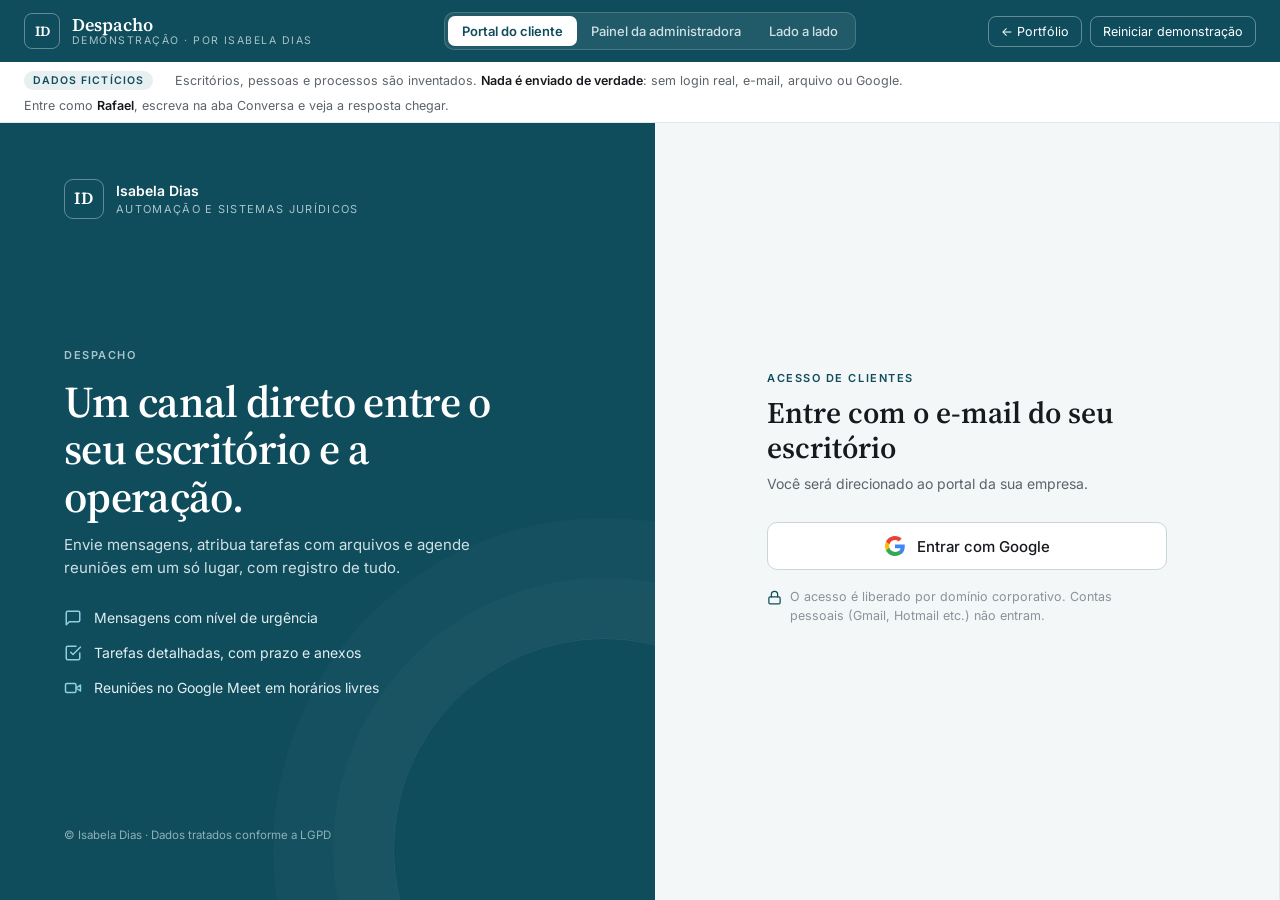
<file: despacho/index.html>
<!DOCTYPE html>
<html lang="pt-BR">
<head>
  <meta charset="UTF-8" />
  <meta name="viewport" content="width=device-width, initial-scale=1.0" />
  <title>Despacho — demonstração</title>
  <link rel="preconnect" href="https://fonts.googleapis.com" />
  <link rel="preconnect" href="https://fonts.gstatic.com" crossorigin />
  <link rel="stylesheet" href="https://fonts.googleapis.com/css2?family=Source+Serif+4:opsz,wght@8..60,500;8..60,600&family=Inter:wght@400;500;600&display=swap" />
  <script>window.__DEMO_SHELL = true;</script>
  <script src="demo-mock.js"></script>
  <style>
    :root{ --brand:#0f4c5c; --brand-dark:#0a3540; --soft:#e7eff1; --ink:#16191d; --muted:#5b636b; --line:#e3e8ea; --bg:#f4f7f8 }
    *{box-sizing:border-box}
    html,body{margin:0; height:100%}
    body{display:flex; flex-direction:column; background:var(--bg); color:var(--ink); font-family:'Inter',system-ui,-apple-system,'Segoe UI',sans-serif; font-size:14px; -webkit-font-smoothing:antialiased}
    button{font:inherit}

    header{background:var(--brand); color:#e9f1f3}
    .bar{display:flex; align-items:center; justify-content:space-between; gap:16px; padding:12px 24px; flex-wrap:wrap}
    .id{display:flex; align-items:center; gap:12px}
    .mono{width:36px; height:36px; border:1px solid rgba(255,255,255,.35); border-radius:8px; display:flex; align-items:center; justify-content:center; font-family:'Source Serif 4',Georgia,serif; font-weight:600; color:#fff}
    .id b{display:block; color:#fff; font-family:'Source Serif 4',Georgia,serif; font-weight:600; font-size:18px; line-height:1.1}
    .id small{display:block; font-size:10.5px; letter-spacing:.14em; text-transform:uppercase; color:#a9c4cb}
    .seg{display:flex; background:rgba(255,255,255,.08); border:1px solid rgba(255,255,255,.18); border-radius:10px; padding:3px}
    .seg button{border:0; background:transparent; color:#cfe0e4; padding:7px 14px; border-radius:7px; cursor:pointer; font-size:13px; font-weight:500; white-space:nowrap}
    .seg button:hover{color:#fff}
    .seg button.on{background:#fff; color:var(--brand); font-weight:600}
    .reset{border:1px solid rgba(255,255,255,.35); background:transparent; color:#fff; border-radius:8px; padding:7px 12px; cursor:pointer; font-size:12.5px}
    .reset:hover{background:rgba(255,255,255,.1)}
    .info{background:#fff; border-bottom:1px solid var(--line); padding:9px 24px; font-size:12.5px; color:var(--muted); display:flex; gap:8px 22px; flex-wrap:wrap; align-items:center}
    .info b{color:var(--ink); font-weight:600}
    .tag{display:inline-block; font-size:10.5px; font-weight:600; letter-spacing:.1em; text-transform:uppercase; color:var(--brand); background:var(--soft); border-radius:999px; padding:3px 9px}

    main{flex:1; display:flex; min-height:0}
    .pane{flex:1; display:flex; flex-direction:column; min-width:0; border-right:1px solid var(--line)}
    .pane:last-child{border-right:0}
    .pane .label{display:none; padding:6px 14px; font-size:11px; font-weight:600; letter-spacing:.12em; text-transform:uppercase; color:var(--brand); background:#fafcfc; border-bottom:1px solid var(--line)}
    main.split .pane .label{display:block}
    iframe{flex:1; width:100%; border:0; background:var(--bg)}
    .hidden{display:none !important}

    .toasts{position:fixed; right:18px; bottom:18px; display:flex; flex-direction:column; gap:8px; z-index:5; max-width:360px}
    .toast{background:var(--ink); color:#fff; padding:11px 14px; border-radius:10px; font-size:13px; box-shadow:0 10px 30px rgba(0,0,0,.2); animation:in .25s ease}
    .toast small{display:block; color:#a9b3b8; margin-top:2px; font-size:11.5px}
    @keyframes in{from{opacity:0; transform:translateY(8px)} to{opacity:1; transform:none}}

    @media (max-width:860px){
      .bar{padding:10px 14px}
      .info{padding:8px 14px}
      .seg button[data-mode="lado-a-lado"]{display:none}
      main.split .pane:last-child{display:none}
    }
  </style>
</head>
<body>
  <header>
    <div class="bar">
      <div class="id">
        <div class="mono">ID</div>
        <div><b>Despacho</b><small>Demonstração · por Isabela Dias</small></div>
      </div>
      <nav class="seg" aria-label="Escolher visão">
        <button data-mode="portal" onclick="go('portal')">Portal do cliente</button>
        <button data-mode="painel" onclick="go('painel')">Painel da administradora</button>
        <button data-mode="lado-a-lado" onclick="go('lado-a-lado')">Lado a lado</button>
      </nav>
      <div style="display:flex;gap:8px;align-items:center"><a class="reset" href="../" style="text-decoration:none">← Portfólio</a>
      <button class="reset" onclick="resetDemo()">Reiniciar demonstração</button></div>
    </div>
  </header>
  <div class="info">
    <span class="tag">Dados fictícios</span>
    <span>Escritórios, pessoas e processos são inventados. <b>Nada é enviado de verdade</b>: sem login real, e-mail, arquivo ou Google.</span>
    <span id="hint"></span>
  </div>

  <main id="main">
    <section class="pane" id="pane-portal">
      <div class="label">Portal do cliente · Rafael (Moraes Lima Advogados)</div>
      <iframe id="f-portal" src="portal.html" title="Portal do cliente"></iframe>
    </section>
    <section class="pane" id="pane-painel">
      <div class="label">Painel da administradora · Dra. Isabela</div>
      <iframe id="f-painel" src="painel.html" title="Painel da administradora"></iframe>
    </section>
  </main>

  <div class="toasts" id="toasts" aria-live="polite"></div>

  <script>
    const S = window.__demo;
    const HINTS = {
      "portal": "Entre como <b>Rafael</b>, escreva na aba Conversa e veja a resposta chegar.",
      "painel": "Entre como <b>Dra. Isabela</b> e veja tarefas, conversas, reuniões, arquivos e clientes.",
      "lado-a-lado": "Escreva no portal (esquerda) e responda no painel (direita): tudo sincroniza na hora."
    };
    const MODES = ["portal", "painel", "lado-a-lado"];

    function go(mode) {
      if (!MODES.includes(mode)) mode = "portal";
      S.mode = mode;
      if (location.hash !== "#" + mode) history.replaceState(null, "", "#" + mode);
      document.querySelectorAll(".seg button").forEach(b => b.classList.toggle("on", b.dataset.mode === mode));
      const split = mode === "lado-a-lado";
      document.getElementById("main").classList.toggle("split", split);
      document.getElementById("pane-portal").classList.toggle("hidden", !split && mode !== "portal");
      document.getElementById("pane-painel").classList.toggle("hidden", !split && mode !== "painel");
      document.getElementById("hint").innerHTML = HINTS[mode];
      // no "lado a lado", já entra nas duas telas para facilitar
      if (split) {
        ["portal", "painel"].forEach(r => {
          if (!S.session[r]) {
            const w = document.getElementById("f-" + r).contentWindow;
            try { w.loginGoogle && w.loginGoogle(); } catch (e) {}
          }
        });
      }
    }

    function toast(title, sub) {
      const el = document.createElement("div");
      el.className = "toast";
      el.innerHTML = `${title}${sub ? `<small>${sub}</small>` : ""}`;
      document.getElementById("toasts").appendChild(el);
      setTimeout(() => el.remove(), 4200);
    }

    function resetDemo() {
      S.reset();
      document.getElementById("f-portal").src = "portal.html";
      document.getElementById("f-painel").src = "painel.html";
      toast("Demonstração reiniciada.");
    }

    const esc = s => String(s ?? "").replace(/[&<>"']/g, c => ({ "&": "&amp;", "<": "&lt;", ">": "&gt;", '"': "&quot;", "'": "&#39;" }[c]));

    // Efeitos que, no sistema real, acontecem fora da tela
    S.listeners.push((table, row) => {
      if (table === "messages" && row.author_role === "client") {
        toast("💬 Nova mensagem no painel", "Aviso no Google Chat da administradora (simulado)");
        if (S.mode !== "lado-a-lado") {
          setTimeout(() => {
            const reply = {
              id: "auto" + Date.now(), client_domain: row.client_domain, thread_email: row.thread_email,
              author_role: "admin", sender_name: "Isabela Dias", sender_email: "isabela@despacho.demo", urgency: "Normal", read: true,
              content: "Recebido! Já estou vendo isso. (Resposta automática da demonstração; no uso real, a Dra. Isabela responde pelo painel.)",
              created_at: new Date().toISOString()
            };
            S.db.messages.push(reply);
            S.emit("messages", reply, "painel");
          }, 2600);
        }
      }
      if (table === "messages" && row.author_role === "admin") {
        toast("📧 Aviso por e-mail enviado", `Para ${esc(row.thread_email)} (simulado)`);
      }
      if (table === "tasks") toast("✅ Nova tarefa no painel", "Aviso no Google Chat da administradora (simulado)");
      if (table === "meetings") toast("📹 Reunião agendada", "Sala do Google Meet criada (simulado)");
    });

    ["portal", "painel"].forEach(r => document.getElementById("f-" + r).addEventListener("load", () => {
      if (S.mode === "lado-a-lado" && !S.session[r]) {
        try { document.getElementById("f-" + r).contentWindow.loginGoogle(); } catch (e) {}
      }
    }));
    window.addEventListener("hashchange", () => go(location.hash.slice(1)));
    go(location.hash.slice(1) || "portal");
  </script>
</body>
</html>
</file>
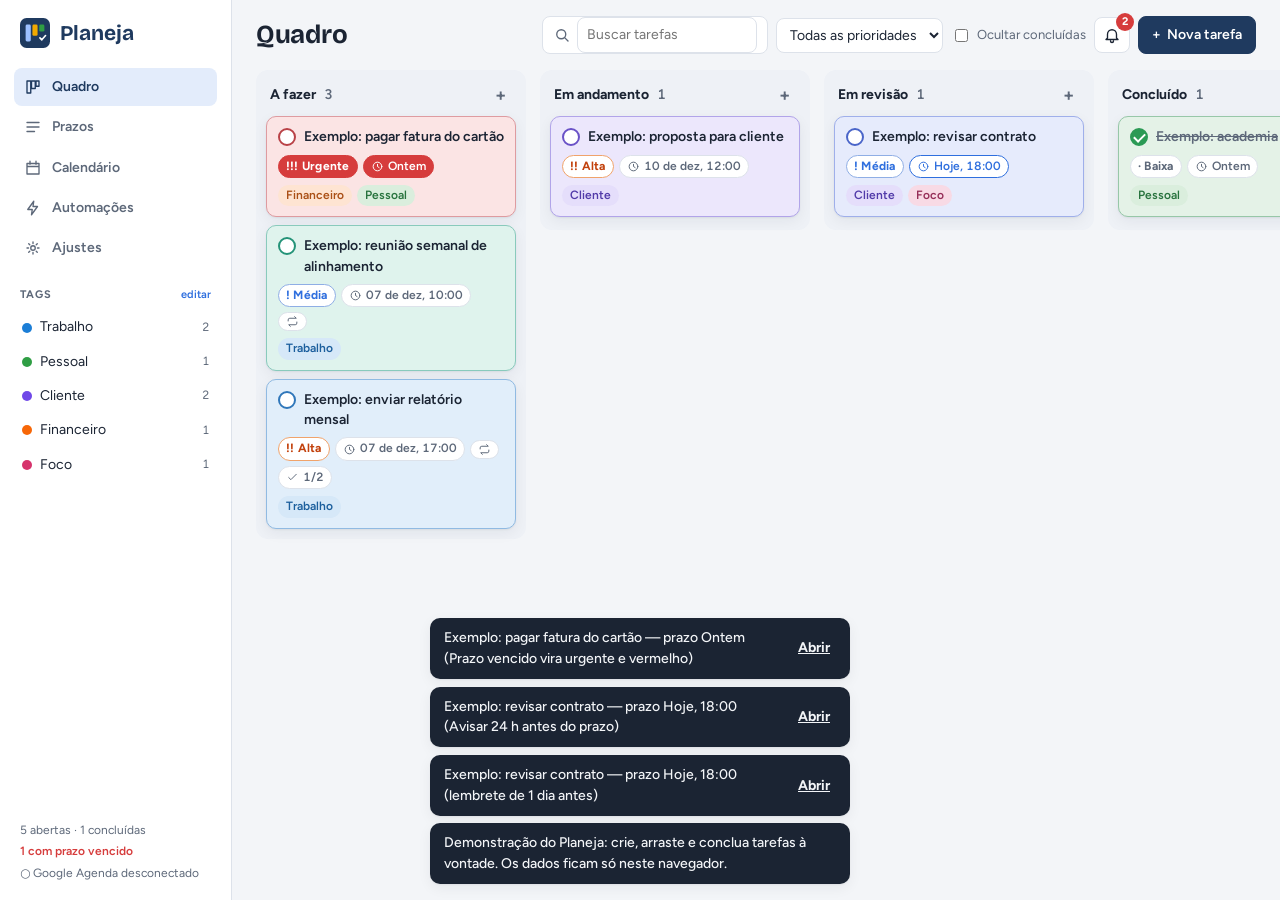
<file: planeja/index.html>
<!doctype html>
<html lang="pt-BR">
<head>
  <meta charset="utf-8">
  <meta name="viewport" content="width=device-width, initial-scale=1, viewport-fit=cover">
  <title>Planeja</title>
  <meta name="description" content="Organizador de tarefas com quadro, calendário de entregas, automações e alertas de prazo.">
  <meta name="theme-color" content="#1f3a5f">
  <link rel="icon" href="icon.svg" type="image/svg+xml">
  <link rel="preconnect" href="https://fonts.googleapis.com">
  <link rel="preconnect" href="https://fonts.gstatic.com" crossorigin>
  <link rel="stylesheet" href="https://fonts.googleapis.com/css2?family=Bricolage+Grotesque:opsz,wght@12..96,600;12..96,700&family=Figtree:wght@400;500;600;700&display=swap">
  <link rel="stylesheet" href="styles.css">
</head>
<body>
  <div class="app">
    <aside class="sidebar" id="sidebar">
      <div class="brand">
        <img src="icon.svg" alt="" width="30" height="30">
        <span>Planeja</span>
      </div>
      <nav class="nav" id="nav">
        <button class="nav-item" data-view="board"><svg viewBox="0 0 24 24"><path d="M4 4h5v16H4zM10 4h5v10h-5zM16 4h4v7h-4z"/></svg><span>Quadro</span></button>
        <button class="nav-item" data-view="list"><svg viewBox="0 0 24 24"><path d="M4 6h16M4 12h16M4 18h10"/></svg><span>Prazos</span></button>
        <button class="nav-item" data-view="calendar"><svg viewBox="0 0 24 24"><path d="M4 6h16v14H4zM4 10h16M8 3v4M16 3v4"/></svg><span>Calendário</span></button>
        <button class="nav-item" data-view="automations"><svg viewBox="0 0 24 24"><path d="M13 3 5 14h6l-1 7 8-11h-6z"/></svg><span>Automações</span></button>
        <button class="nav-item" data-view="settings"><svg viewBox="0 0 24 24"><path d="M12 9a3 3 0 1 0 0 6 3 3 0 0 0 0-6zM4 12h2M18 12h2M12 4v2M12 18v2M6.3 6.3l1.4 1.4M16.3 16.3l1.4 1.4M6.3 17.7l1.4-1.4M16.3 7.7l1.4-1.4"/></svg><span>Ajustes</span></button>
      </nav>
      <div class="side-section">
        <div class="side-title">Tags <button class="link-btn" id="manageTags">editar</button></div>
        <div id="sideTags" class="side-tags"></div>
      </div>
      <div class="side-foot" id="sideStats"></div>
    </aside>

    <main class="main">
      <header class="topbar">
        <h1 id="viewTitle">Quadro</h1>
        <div class="toolbar">
          <label class="search">
            <svg viewBox="0 0 24 24"><circle cx="11" cy="11" r="6"/><path d="m20 20-4.5-4.5"/></svg>
            <input id="search" type="search" placeholder="Buscar tarefas" autocomplete="off">
          </label>
          <select id="filterPriority" aria-label="Filtrar por prioridade">
            <option value="">Todas as prioridades</option>
            <option value="urgent">Urgente</option>
            <option value="high">Alta</option>
            <option value="medium">Média</option>
            <option value="low">Baixa</option>
          </select>
          <label class="check-inline"><input type="checkbox" id="hideDone"> Ocultar concluídas</label>
          <button class="icon-btn" id="bellBtn" aria-label="Alertas de prazo">
            <svg viewBox="0 0 24 24"><path d="M6 16V11a6 6 0 1 1 12 0v5l2 2H4zM10 20a2 2 0 0 0 4 0"/></svg>
            <span class="badge" id="bellCount" hidden>0</span>
          </button>
          <button class="btn primary" id="newTaskBtn"><span>+</span> Nova tarefa</button>
        </div>
      </header>
      <div class="active-filter" id="activeFilter" hidden></div>
      <section id="view" class="view"></section>
    </main>
  </div>

  <!-- Painel de alertas -->
  <div class="drawer" id="alertDrawer" hidden>
    <div class="drawer-head">
      <h2>Alertas de prazo</h2>
      <button class="icon-btn" data-close="alertDrawer" aria-label="Fechar">✕</button>
    </div>
    <div id="alertList" class="alert-list"></div>
  </div>

  <!-- Editor de tarefa -->
  <dialog id="taskDialog" class="dialog">
    <form id="taskForm" method="dialog">
      <div class="dialog-head">
        <input id="fTitle" class="title-input" placeholder="Nome da tarefa" required autocomplete="off">
        <button type="button" class="icon-btn" id="closeTask" aria-label="Fechar">✕</button>
      </div>
      <div class="dialog-body">
        <div class="grid-2">
          <label class="field"><span>Coluna</span><select id="fColumn"></select></label>
          <label class="field"><span>Prioridade</span>
            <select id="fPriority">
              <option value="urgent">Urgente</option>
              <option value="high">Alta</option>
              <option value="medium">Média</option>
              <option value="low">Baixa</option>
            </select>
          </label>
          <label class="field"><span>Início</span><input type="date" id="fStart"></label>
          <div class="field"><span>Prazo de entrega</span>
            <div class="row"><input type="date" id="fDue"><input type="time" id="fTime" aria-label="Hora"></div>
          </div>
        </div>

        <div class="field"><span>Cor</span><div id="fColors" class="swatches"></div></div>

        <div class="field"><span>Tags</span><div id="fTags" class="tag-picker"></div></div>

        <div class="grid-2">
          <div class="field"><span>Repetir</span>
            <div class="row">
              <select id="fRecur">
                <option value="none">Não repete</option>
                <option value="daily">Diariamente</option>
                <option value="weekly">Semanalmente</option>
                <option value="monthly">Mensalmente</option>
                <option value="yearly">Anualmente</option>
              </select>
              <label class="mini">a cada <input type="number" id="fInterval" min="1" max="99" value="1"></label>
            </div>
          </div>
          <label class="field"><span>Repetir até (opcional)</span><input type="date" id="fUntil"></label>
        </div>

        <div class="field"><span>Lembretes antes do prazo</span><div id="fReminders" class="chips"></div></div>

        <label class="field"><span>Descrição</span><textarea id="fNotes" rows="3" placeholder="Detalhes, links, contexto"></textarea></label>

        <div class="field"><span>Checklist <em id="checkProgress"></em></span>
          <ul id="fChecklist" class="checklist"></ul>
          <div class="row"><input id="fCheckNew" placeholder="Adicionar item e Enter" autocomplete="off"><button type="button" class="btn" id="fCheckAdd">Adicionar</button></div>
        </div>
        <p class="gcal-line" id="gcalLine"></p>
      </div>
      <div class="dialog-foot">
        <button type="button" class="btn danger ghost" id="deleteTask">Excluir</button>
        <div class="spacer"></div>
        <button type="button" class="btn" id="syncTask" title="Enviar para o Google Agenda">Enviar ao Google Agenda</button>
        <button type="submit" class="btn primary" id="saveTask">Salvar</button>
      </div>
    </form>
  </dialog>

  <!-- Confirmação genérica -->
  <dialog id="confirmDialog" class="dialog small">
    <form method="dialog">
      <div class="dialog-body"><p id="confirmText"></p></div>
      <div class="dialog-foot">
        <div class="spacer"></div>
        <button value="no" class="btn">Cancelar</button>
        <button value="yes" class="btn danger">Confirmar</button>
      </div>
    </form>
  </dialog>

  <div class="toasts" id="toasts" aria-live="polite"></div>

  <script src="app.js"></script>
  <script>
    // Ajustes da demonstração publicada: sem Google Agenda e sem downloads (a página não permite).
    connectGoogle = async function () { toast('Na demonstração, a conexão com o Google Agenda fica desligada. No app instalado, ela funciona.'); return false; };
    download = function () { toast('Na demonstração, os downloads ficam desligados. No app instalado, o arquivo é baixado.'); };
    setTimeout(function () { toast('Demonstração do Planeja: crie, arraste e conclua tarefas à vontade. Os dados ficam só neste navegador.'); }, 700);
  </script>
</body>
</html>
</file>
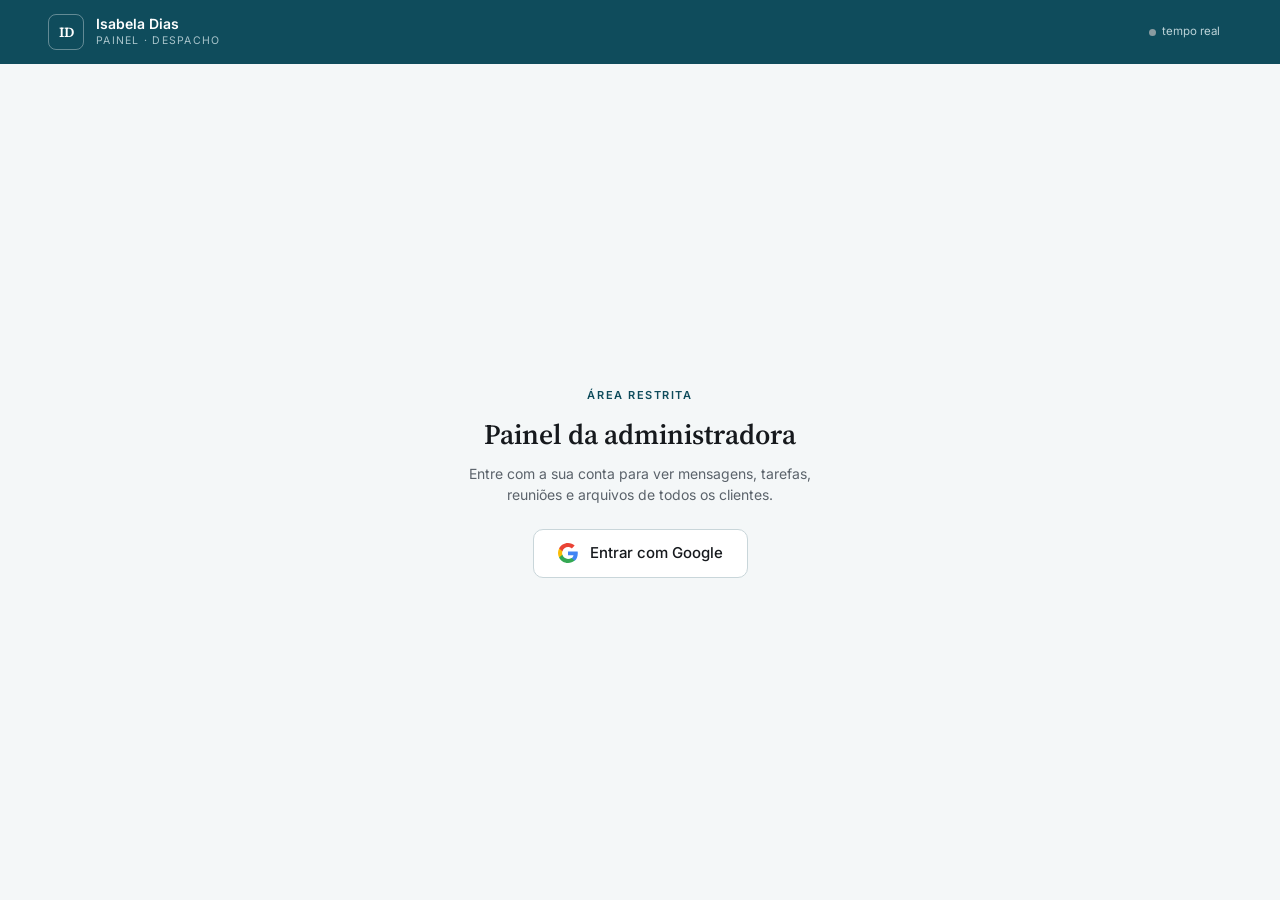
<file: despacho/painel.html>
<!DOCTYPE html>
<html lang="pt-BR">
<head>
  <meta charset="UTF-8" />
  <meta name="viewport" content="width=device-width, initial-scale=1.0" />
  <meta name="robots" content="noindex, nofollow" />
  <title>Painel — Despacho</title>
  <link rel="preconnect" href="https://fonts.googleapis.com" />
  <link rel="preconnect" href="https://fonts.gstatic.com" crossorigin />
  <link rel="stylesheet" href="https://fonts.googleapis.com/css2?family=Source+Serif+4:opsz,wght@8..60,500;8..60,600&family=Inter:wght@400;500;600&display=swap" />
  <script src="demo-mock.js"></script>
  <style>
    :root{
      --brand:#0f4c5c; --brand-dark:#0a3540; --brand-soft:#e7eff1; --brand-line:#c9d6da;
      --ink:#16191d; --text:#2b3036; --muted:#5b636b; --faint:#8a929a;
      --line:#e3e8ea; --bg:#f4f7f8; --card:#fff;
      --ok:#2f7a52; --ok-bg:#ecf6f1; --warn:#9a6a12; --warn-bg:#fbf3e2; --bad:#a33a3a; --bad-bg:#fbefef;
      --radius:10px;
      --serif:'Source Serif 4',Georgia,serif;
    }
    *{box-sizing:border-box}
    html,body{margin:0}
    body{min-height:100vh; background:var(--bg); color:var(--text); font-family:'Inter',system-ui,-apple-system,'Segoe UI',sans-serif; font-size:14px; line-height:1.5; -webkit-font-smoothing:antialiased}
    button,input,select,textarea{font:inherit}
    .hidden{display:none !important}
    a{color:var(--brand)}

    /* Topo */
    .top{background:var(--brand); color:#e9f1f3}
    .top .in{max-width:1240px; margin:0 auto; padding:14px 28px; display:flex; align-items:center; justify-content:space-between; gap:16px}
    .id{display:flex; align-items:center; gap:12px}
    .id .mono{width:36px; height:36px; border:1px solid rgba(255,255,255,.35); border-radius:8px; display:flex; align-items:center; justify-content:center; font-family:var(--serif); font-weight:600; color:#fff}
    .id b{display:block; color:#fff; font-weight:600; font-size:14px; line-height:1.2}
    .id small{display:block; font-size:10.5px; letter-spacing:.12em; text-transform:uppercase; color:#a9c4cb}
    .top-right{display:flex; align-items:center; gap:12px}
    .top-right .who{font-size:12px; color:#bcd3d8}
    .btn-top{font-size:12px; font-weight:500; color:#fff; background:transparent; border:1px solid rgba(255,255,255,.35); border-radius:8px; padding:6px 12px; cursor:pointer; text-decoration:none}
    .btn-top:hover{background:rgba(255,255,255,.1)}
    .live{display:inline-flex; align-items:center; gap:6px; font-size:11.5px; color:#bcd3d8}
    .live i{width:7px; height:7px; border-radius:50%; background:#8a9ba0}
    .live.on i{background:#6fd3a0; box-shadow:0 0 0 3px rgba(111,211,160,.2)}

    .wrap{max-width:1240px; margin:0 auto; padding:28px 28px 56px}
    .head-row{display:flex; align-items:flex-end; justify-content:space-between; gap:16px; flex-wrap:wrap; margin-bottom:20px}
    .head-row h1{margin:4px 0 0; font-family:var(--serif); font-weight:600; font-size:30px; color:var(--ink); letter-spacing:-.01em}
    .eyebrow{font-size:11px; font-weight:600; letter-spacing:.14em; text-transform:uppercase; color:var(--brand)}
    .filters{display:flex; gap:10px; flex-wrap:wrap}
    .filters select,.filters input{background:#fff; border:1px solid var(--brand-line); border-radius:8px; padding:8px 12px; font-size:13px; color:var(--ink); min-width:180px}
    .filters input:focus,.filters select:focus{outline:none; border-color:var(--brand)}

    /* Indicadores */
    .stats{display:grid; grid-template-columns:repeat(4,1fr); gap:14px; margin-bottom:22px}
    .stat{background:var(--card); border:1px solid var(--line); border-radius:12px; padding:16px 18px; cursor:pointer; transition:.15s}
    .stat:hover{border-color:var(--brand-line); box-shadow:0 6px 18px rgba(15,76,92,.07)}
    .stat .k{font-size:12px; color:var(--muted)}
    .stat .v{font-family:var(--serif); font-size:32px; font-weight:600; color:var(--ink); line-height:1.1; margin-top:4px}
    .stat .v.alert{color:var(--bad)}

    /* Abas */
    .tabs{display:flex; gap:4px; border-bottom:1px solid var(--line); margin-bottom:18px; overflow-x:auto}
    .tab{background:none; border:0; border-bottom:2px solid transparent; padding:10px 14px; font-size:13.5px; font-weight:500; color:var(--muted); cursor:pointer; white-space:nowrap; display:flex; align-items:center; gap:8px}
    .tab:hover{color:var(--ink)}
    .tab.active{color:var(--brand); border-bottom-color:var(--brand); font-weight:600}
    .count{font-size:11px; font-weight:600; background:var(--brand-soft); color:var(--brand); border-radius:999px; padding:1px 8px}
    .tab.active .count{background:var(--brand); color:#fff}
    .sub{display:flex; gap:6px; margin-bottom:14px; flex-wrap:wrap}
    .chip{background:#fff; border:1px solid var(--line); border-radius:999px; padding:5px 12px; font-size:12.5px; color:var(--muted); cursor:pointer}
    .chip.on{background:var(--ink); border-color:var(--ink); color:#fff}

    /* Itens */
    .list{display:flex; flex-direction:column; gap:10px}
    .item{background:var(--card); border:1px solid var(--line); border-radius:12px; overflow:hidden}
    .item.unread{border-left:3px solid var(--brand)}
    .item-head{display:grid; grid-template-columns:minmax(0,1fr) auto; gap:14px; padding:14px 18px; align-items:start}
    .item-head.clickable{cursor:pointer}
    .item-head.clickable:hover{background:#fafcfc}
    .title{font-size:15px; font-weight:600; color:var(--ink); margin:0 0 4px}
    .meta{display:flex; flex-wrap:wrap; align-items:center; gap:6px 12px; font-size:12px; color:var(--muted)}
    .meta .dot{width:8px; height:8px; border-radius:50%; display:inline-block; margin-right:5px; vertical-align:0}
    .pill{display:inline-block; font-size:11px; font-weight:600; border-radius:999px; padding:2px 9px; background:#f1f3f4; color:var(--muted)}
    .pill.alta,.pill.urgente{background:var(--bad-bg); color:var(--bad)}
    .pill.media,.pill.altaurg{background:var(--warn-bg); color:var(--warn)}
    .pill.ok{background:var(--ok-bg); color:var(--ok)}
    .pill.brand{background:var(--brand-soft); color:var(--brand)}
    .late{color:var(--bad); font-weight:600}
    .right{display:flex; align-items:center; gap:8px}
    .right select{border:1px solid var(--brand-line); border-radius:8px; padding:6px 10px; font-size:12.5px; background:#fff; color:var(--ink)}
    .btn{font-size:12.5px; font-weight:500; color:var(--brand); background:#fff; border:1px solid var(--brand-line); border-radius:8px; padding:6px 12px; cursor:pointer; text-decoration:none; white-space:nowrap; display:inline-flex; align-items:center; gap:6px}
    .btn:hover{border-color:var(--brand); background:var(--brand-soft)}
    .btn.solid{background:var(--brand); color:#fff; border-color:var(--brand)}
    .btn.solid:hover{background:var(--brand-dark)}
    .btn svg{width:14px; height:14px}
    .item-body{border-top:1px solid var(--line); padding:16px 18px 18px; display:grid; grid-template-columns:repeat(2,minmax(0,1fr)); gap:14px 24px; background:#fcfdfd}
    .field .lbl{font-size:10.5px; font-weight:600; letter-spacing:.1em; text-transform:uppercase; color:var(--brand); margin-bottom:3px}
    .field .val{white-space:pre-wrap; word-break:break-word; color:var(--text); font-size:13.5px}
    .field.full{grid-column:1/-1}
    .files{display:flex; flex-wrap:wrap; gap:8px}
    .msg-text{padding:0 18px 16px; white-space:pre-wrap; word-break:break-word; color:var(--text)}
    .empty{background:var(--card); border:1px dashed var(--brand-line); border-radius:12px; padding:36px; text-align:center; color:var(--muted)}

    /* Tabela de arquivos */
    table{width:100%; border-collapse:collapse; background:var(--card); border:1px solid var(--line); border-radius:12px; overflow:hidden}
    th{text-align:left; font-size:11px; font-weight:600; letter-spacing:.08em; text-transform:uppercase; color:var(--brand); padding:10px 14px; background:#fafcfc; border-bottom:1px solid var(--line)}
    td{padding:10px 14px; border-bottom:1px solid var(--line); font-size:13px; vertical-align:middle}
    tr:last-child td{border-bottom:0}
    .ext{display:inline-block; min-width:38px; text-align:center; padding:2px 6px; border-radius:5px; background:var(--brand-soft); color:var(--brand); font-size:10px; font-weight:700; text-transform:uppercase; margin-right:8px}

    /* Clientes */
    .clients-grid{display:grid; grid-template-columns:minmax(0,1fr) 400px; gap:20px; align-items:start}
    .client-card{display:flex; align-items:center; gap:14px; background:var(--card); border:1px solid var(--line); border-radius:12px; padding:14px 16px}
    .client-card .sw{display:flex; gap:3px}
    .client-card .sw i{width:16px; height:16px; border-radius:4px; border:1px solid rgba(0,0,0,.06)}
    .client-card .info{flex:1; min-width:0}
    .client-card .info b{display:block; color:var(--ink)}
    .client-card .info span{font-size:12px; color:var(--muted)}
    .form-card{background:var(--card); border:1px solid var(--line); border-radius:12px; padding:20px; position:sticky; top:20px}
    .form-card h3{margin:0 0 14px; font-family:var(--serif); font-weight:600; font-size:20px; color:var(--ink)}
    .form-card form{display:flex; flex-direction:column; gap:12px}
    .form-card label{display:block; font-size:12px; font-weight:600; color:var(--ink); margin-bottom:4px}
    .form-card input[type=text],.form-card input[type=url]{width:100%; border:1px solid var(--brand-line); border-radius:8px; padding:8px 11px; font-size:13px}
    .form-card input:focus{outline:none; border-color:var(--brand)}
    .colors{display:grid; grid-template-columns:repeat(5,1fr); gap:8px}
    .colors label{font-size:10.5px; font-weight:500; color:var(--muted)}
    .colors input[type=color]{width:100%; height:34px; border:1px solid var(--brand-line); border-radius:8px; padding:2px; background:#fff; cursor:pointer}
    .check{display:flex; align-items:center; gap:8px; font-size:13px}
    .preview{border:1px solid var(--line); border-radius:10px; overflow:hidden}
    .preview .bar{display:flex; align-items:center; justify-content:space-between; padding:10px 12px; background:#fff; border-bottom:1px solid var(--line)}
    .preview .bar img{height:22px}
    .preview .hero{padding:14px 12px; font-weight:700}
    .preview .cta{margin:0 12px 12px; padding:9px; border-radius:8px; color:#fff; text-align:center; font-weight:600; font-size:13px}
    .hint{font-size:11.5px; color:var(--faint); margin-top:3px}

    /* Login / estados */
    .center{min-height:calc(100vh - 64px); display:flex; align-items:center; justify-content:center; padding:24px}
    .gate{max-width:400px; text-align:center}
    .gate h2{font-family:var(--serif); font-weight:600; font-size:28px; color:var(--ink); margin:10px 0 8px}
    .gate p{color:var(--muted); margin:0 0 24px}
    .btn-google{display:inline-flex; align-items:center; gap:12px; font-size:15px; font-weight:500; color:var(--ink); background:#fff; border:1px solid var(--brand-line); border-radius:var(--radius); padding:12px 24px; cursor:pointer}
    .btn-google:hover{border-color:var(--brand)}
    .btn-google svg{width:20px; height:20px}

    /* Ações e edição */
    .actions{grid-column:1/-1; display:flex; gap:8px; justify-content:flex-end; padding-top:6px; border-top:1px dashed var(--line); margin-top:4px}
    .btn.danger{color:var(--bad); border-color:#ecc4c4}
    .btn.danger:hover{background:var(--bad-bg); border-color:var(--bad)}
    .btn.icon{padding:6px 8px}
    .edit{grid-column:1/-1; display:grid; grid-template-columns:repeat(4,minmax(0,1fr)); gap:12px 14px}
    .edit .full{grid-column:1/-1}
    .edit .half{grid-column:span 2}
    .edit label{display:block; font-size:10.5px; font-weight:600; letter-spacing:.1em; text-transform:uppercase; color:var(--brand); margin-bottom:4px}
    .edit input,.edit select,.edit textarea{width:100%; border:1px solid var(--brand-line); border-radius:8px; padding:8px 11px; font-size:13.5px; color:var(--ink); background:#fff}
    .edit textarea{resize:vertical}
    .edit input:focus,.edit select:focus,.edit textarea:focus{outline:none; border-color:var(--brand); box-shadow:0 0 0 3px rgba(15,76,92,.12)}
    .att-edit{display:flex; flex-wrap:wrap; gap:8px}
    .att-edit .btn.removed{text-decoration:line-through; opacity:.55}

    /* Respostas */
    .reply-box{margin:0 18px 16px; padding:12px 14px; border-left:3px solid var(--brand); background:var(--brand-soft); border-radius:0 8px 8px 0}
    .reply-box .lbl{font-size:10.5px; font-weight:600; letter-spacing:.1em; text-transform:uppercase; color:var(--brand); margin-bottom:4px}
    .reply-box .val{white-space:pre-wrap; word-break:break-word; color:var(--ink); font-size:13.5px}
    .composer{border-top:1px solid var(--line); padding:14px 18px 16px; background:#fcfdfd}
    .composer textarea{width:100%; border:1px solid var(--brand-line); border-radius:8px; padding:10px 12px; font-size:13.5px; resize:vertical; color:var(--ink)}
    .composer textarea:focus{outline:none; border-color:var(--brand); box-shadow:0 0 0 3px rgba(15,76,92,.12)}
    .composer-actions{display:flex; align-items:center; gap:8px; margin-top:10px; flex-wrap:wrap}
    .composer-actions .hint{flex:1; min-width:200px; font-size:12px; color:var(--faint); margin:0}

    /* Conversas */
    .conv{display:grid; grid-template-columns:320px minmax(0,1fr); gap:16px; align-items:start}
    .threads{display:flex; flex-direction:column; gap:6px; max-height:640px; overflow-y:auto}
    .thread{display:flex; flex-direction:column; gap:4px; text-align:left; background:var(--card); border:1px solid var(--line); border-radius:10px; padding:10px 12px; cursor:pointer}
    .thread:hover{border-color:var(--brand-line)}
    .thread.on{border-color:var(--brand); box-shadow:inset 3px 0 0 var(--brand)}
    .t-top{display:flex; justify-content:space-between; gap:8px; align-items:baseline}
    .t-top b{color:var(--ink); font-size:13.5px; white-space:nowrap; overflow:hidden; text-overflow:ellipsis}
    .t-top small{flex:none; font-size:11px; color:var(--faint)}
    .t-meta{display:flex; align-items:center; gap:6px; font-size:11.5px; color:var(--muted)}
    .t-meta .count{margin-left:auto}
    .t-last{font-size:12.5px; color:var(--muted); white-space:nowrap; overflow:hidden; text-overflow:ellipsis}
    .chat-pane{background:var(--card); border:1px solid var(--line); border-radius:12px; overflow:hidden; display:flex; flex-direction:column}
    .chat-head{display:flex; justify-content:space-between; align-items:center; gap:12px; padding:12px 16px; border-bottom:1px solid var(--line)}
    .chat-head b{color:var(--ink)}
    .chat-log{height:440px; overflow-y:auto; padding:16px; display:flex; flex-direction:column; gap:10px; background:#fbfcfc}
    .bubble{position:relative; max-width:76%; padding:10px 13px; border-radius:14px; font-size:13.5px; line-height:1.45; white-space:pre-wrap; word-break:break-word}
    .bubble.them{align-self:flex-start; background:#fff; border:1px solid var(--line); color:var(--ink); border-bottom-left-radius:4px}
    .bubble.me{align-self:flex-end; background:var(--brand); color:#fff; border-bottom-right-radius:4px}
    .bubble .when{white-space:normal; display:flex; align-items:center; justify-content:flex-end; gap:6px; font-size:10.5px; margin-top:4px; opacity:.75}
    .bub-del{border:0; background:transparent; color:inherit; cursor:pointer; font-size:14px; line-height:1; padding:0 2px; opacity:0}
    .bubble:hover .bub-del{opacity:.8}
    .day{align-self:center; font-size:11px; color:var(--faint); padding:2px 10px; border-radius:999px; background:#eef2f3}

    /* Confirmação */
    .modal-bg{position:fixed; inset:0; background:rgba(16,24,32,.45); display:flex; align-items:center; justify-content:center; padding:20px; z-index:20}
    .modal{background:#fff; border-radius:14px; max-width:420px; width:100%; padding:24px; box-shadow:0 20px 60px rgba(0,0,0,.25)}
    .modal h3{margin:0 0 8px; font-family:var(--serif); font-weight:600; font-size:21px; color:var(--ink)}
    .modal p{margin:0 0 20px; color:var(--muted)}
    .modal .row-btns{display:flex; justify-content:flex-end; gap:8px}
    .btn.solid.danger-solid{background:var(--bad); border-color:var(--bad); color:#fff}
    .btn.solid.danger-solid:hover{background:#862f2f}

    .toast{position:fixed; right:20px; bottom:20px; background:var(--ink); color:#fff; padding:12px 16px; border-radius:10px; font-size:13px; box-shadow:0 10px 30px rgba(0,0,0,.2); transform:translateY(20px); opacity:0; transition:.25s; z-index:10; max-width:360px}
    .toast.show{transform:none; opacity:1}

    @media (max-width:960px){
      .stats{grid-template-columns:repeat(2,1fr)}
      .clients-grid{grid-template-columns:1fr}
      .form-card{position:static}
      .item-body{grid-template-columns:1fr}
      .conv{grid-template-columns:1fr}
      .threads{max-height:260px}
    }
    @media (max-width:600px){
      .wrap{padding:20px 16px 40px}
      .top .in{padding:12px 16px}
      .top-right .who{display:none}
      .item-head{grid-template-columns:1fr}
    }
  </style>
</head>
<body>

  <header class="top">
    <div class="in">
      <div class="id">
        <div class="mono">ID</div>
        <div><b>Isabela Dias</b><small>Painel · Despacho</small></div>
      </div>
      <div class="top-right">
        <span id="live" class="live"><i></i>tempo real</span>
        <span id="who" class="who"></span>
        <button id="btn-notify" class="btn-top hidden" onclick="enableNotifications()">Ativar notificações</button>
        <button id="btn-logout" class="btn-top hidden" onclick="logout()">Sair</button>
      </div>
    </div>
  </header>

  <!-- Login / acesso negado -->
  <div id="gate" class="center hidden">
    <div class="gate">
      <div class="eyebrow">Área restrita</div>
      <h2 id="gate-title">Painel da administradora</h2>
      <p id="gate-text">Entre com a sua conta para ver mensagens, tarefas, reuniões e arquivos de todos os clientes.</p>
      <button class="btn-google" onclick="loginGoogle()">
        <svg viewBox="0 0 24 24"><path fill="#4285F4" d="M23.745 12.27c0-.7-.06-1.4-.19-2.07H12v4.51h6.6c-.29 1.52-1.14 2.82-2.4 3.68v3.05h3.88c2.27-2.09 3.665-5.17 3.665-9.17Z"/><path fill="#34A853" d="M12 24c3.24 0 5.95-1.08 7.93-2.91l-3.88-3.05c-1.08.72-2.45 1.16-4.05 1.16-3.12 0-5.77-2.11-6.72-4.96H1.29v3.14C3.26 21.3 7.31 24 12 24Z"/><path fill="#FBBC05" d="M5.28 14.24c-.24-.72-.38-1.49-.38-2.24s.14-1.52.38-2.24V6.62H1.29C.47 8.24 0 10.06 0 12s.47 3.76 1.29 5.38l3.99-3.14Z"/><path fill="#EA4335" d="M12 4.75c1.77 0 3.35.61 4.6 1.8l3.42-3.42C17.95 1.19 15.24 0 12 0 7.31 0 3.26 2.7 1.29 6.62l3.99 3.14c.95-2.85 3.6-4.96 6.72-4.96Z"/></svg>
        Entrar com Google
      </button>
    </div>
  </div>

  <div id="loading" class="center"><span style="color:var(--muted)">Carregando…</span></div>

  <!-- Painel -->
  <main id="app" class="wrap hidden">
    <div class="head-row">
      <div>
        <div class="eyebrow" id="today"></div>
        <h1 id="greet">Painel</h1>
      </div>
      <div class="filters">
        <select id="f-client" onchange="render()"><option value="">Todos os clientes</option></select>
        <input id="f-search" type="search" placeholder="Buscar…" oninput="render()" />
      </div>
    </div>

    <section class="stats">
      <div class="stat" onclick="openTab('tasks','open')"><div class="k">Tarefas abertas</div><div class="v" id="s-open">0</div></div>
      <div class="stat" onclick="openTab('tasks','late')"><div class="k">Tarefas atrasadas</div><div class="v" id="s-late">0</div></div>
      <div class="stat" onclick="openTab('messages','unread')"><div class="k">Mensagens não lidas</div><div class="v" id="s-unread">0</div></div>
      <div class="stat" onclick="openTab('meetings','next')"><div class="k">Próximas reuniões</div><div class="v" id="s-next">0</div></div>
    </section>

    <nav class="tabs">
      <button class="tab active" data-tab="tasks" onclick="openTab('tasks')">Tarefas <span class="count" id="c-tasks">0</span></button>
      <button class="tab" data-tab="messages" onclick="openTab('messages')">Conversas <span class="count" id="c-messages">0</span></button>
      <button class="tab" data-tab="meetings" onclick="openTab('meetings')">Reuniões <span class="count" id="c-meetings">0</span></button>
      <button class="tab" data-tab="files" onclick="openTab('files')">Arquivos <span class="count" id="c-files">0</span></button>
      <button class="tab" data-tab="clients" onclick="openTab('clients')">Clientes <span class="count" id="c-clients">0</span></button>
    </nav>

    <div id="sub" class="sub"></div>
    <section id="content"></section>
  </main>

  <div id="toast" class="toast"></div>

  <div id="modal" class="modal-bg hidden" onclick="if(event.target===this) closeModal(false)">
    <div class="modal" role="dialog" aria-modal="true" aria-labelledby="modal-title">
      <h3 id="modal-title"></h3>
      <p id="modal-text"></p>
      <div class="row-btns">
        <button class="btn" onclick="closeModal(false)">Cancelar</button>
        <button class="btn solid danger-solid" id="modal-ok" onclick="closeModal(true)">Excluir</button>
      </div>
    </div>
  </div>

  <script>
    const SUPABASE_URL = "https://yfazbdzuwyvnegwlcyta.supabase.co";
    const SUPABASE_KEY = "sb_publishable_RLbZii2r6MSSb0pr3HZSxA_ABN7wkYw";
    const sb = window.supabase.createClient(SUPABASE_URL, SUPABASE_KEY);
    const BUCKET = "task-attachments";
    const STATUSES = ["Pendente", "Em andamento", "Concluída"];

    const $ = id => document.getElementById(id);
    const esc = s => String(s ?? "").replace(/[&<>"']/g, c => ({ "&": "&amp;", "<": "&lt;", ">": "&gt;", '"': "&quot;", "'": "&#39;" }[c]));
    const norm = s => String(s ?? "").normalize("NFD").replace(/[̀-ͯ]/g, "").toLowerCase();
    const todayISO = () => new Date(Date.now() - new Date().getTimezoneOffset() * 60000).toISOString().slice(0, 10);
    const fmtD = d => d ? String(d).slice(0, 10).split("-").reverse().join("/") : "";
    const fmtDT = t => t ? new Date(t).toLocaleString("pt-BR", { day: "2-digit", month: "2-digit", hour: "2-digit", minute: "2-digit" }) : "";
    const fmtSize = b => !b ? "" : b < 1048576 ? (b / 1024).toFixed(0) + " KB" : (b / 1048576).toFixed(1) + " MB";
    const extOf = n => (String(n).includes(".") ? n.split(".").pop() : "arq").toLowerCase().slice(0, 5);
    const jid = v => esc(JSON.stringify(v));
    const safeUrl = u => /^https?:\/\//i.test(u) ? u : null;

    let state = { tab: "tasks", sub: { tasks: "open", messages: "all", meetings: "next" }, open: new Set(), editing: null, editTask: null, thread: null, drafts: {} };
    let data = { clients: [], tasks: [], messages: [], meetings: [] };
    let me = null;

    function show(id) { ["gate", "loading", "app"].forEach(v => $(v).classList.toggle("hidden", v !== id)); }
    function toast(msg) { const t = $("toast"); t.textContent = msg; t.classList.add("show"); clearTimeout(t._h); t._h = setTimeout(() => t.classList.remove("show"), 3500); }

    // ---------- Acesso ----------
    sb.auth.onAuthStateChange((ev, session) => setTimeout(() => boot(session), 0));

    async function boot(session) {
      if (!session?.user) { show("gate"); $("btn-logout").classList.add("hidden"); return; }
      if (me?.id === session.user.id) return;
      me = session.user;
      $("who").textContent = me.email;
      $("btn-logout").classList.remove("hidden");
      const { data: isAdmin } = await sb.rpc("is_central_admin");
      if (!isAdmin) {
        $("gate-title").textContent = "Acesso não autorizado";
        $("gate-text").innerHTML = `A conta <b>${esc(me.email)}</b> não é administradora. <a href="#">Ir para o portal do cliente</a>.`;
        show("gate");
        return;
      }
      const first = (me.user_metadata?.full_name || "").split(" ")[0];
      $("greet").textContent = first ? `Olá, ${first}` : "Painel";
      $("today").textContent = new Date().toLocaleDateString("pt-BR", { weekday: "long", day: "numeric", month: "long" });
      if ("Notification" in window && Notification.permission === "default") $("btn-notify").classList.remove("hidden");
      await loadAll();
      show("app");
      subscribe();
    }

    async function loginGoogle() {
      await sb.auth.signInWithOAuth({ provider: "google", options: { redirectTo: location.origin + location.pathname, queryParams: { prompt: "select_account" } } });
    }
    async function logout() { await sb.auth.signOut(); location.reload(); }

    // ---------- Dados ----------
    async function loadAll() {
      const [c, t, m, r] = await Promise.all([
        sb.from("clients").select("*").order("name"),
        sb.from("tasks").select("*").order("created_at", { ascending: false }).limit(1000),
        sb.from("messages").select("*").order("created_at", { ascending: false }).limit(1000),
        sb.from("meetings").select("*").order("meeting_date", { ascending: true }).order("start_time", { ascending: true }).limit(1000)
      ]);
      const err = [c, t, m, r].find(x => x.error);
      if (err) toast("Erro ao carregar: " + err.error.message);
      data = { clients: c.data || [], tasks: t.data || [], messages: m.data || [], meetings: r.data || [] };
      const ig = await sb.from("client_integrations").select("*");
      data.integrations = ig.error ? [] : (ig.data || []);

      const sel = $("f-client"), cur = sel.value;
      sel.innerHTML = `<option value="">Todos os clientes</option>` + data.clients.map(x => `<option value="${esc(x.domain)}">${esc(x.name)}</option>`).join("");
      sel.value = cur;
      const typing = document.activeElement?.id === "reply-text";
      render();
      if (typing && $("reply-text")) { const b = $("reply-text"); b.focus(); b.selectionStart = b.selectionEnd = b.value.length; }
    }

    let channel;
    function subscribe() {
      channel = sb.channel("painel")
        .on("postgres_changes", { event: "INSERT", schema: "public", table: "messages" }, p => notifyNew("Nova mensagem", p.new))
        .on("postgres_changes", { event: "INSERT", schema: "public", table: "tasks" }, p => notifyNew("Nova tarefa", p.new))
        .on("postgres_changes", { event: "INSERT", schema: "public", table: "meetings" }, p => notifyNew("Nova reunião", p.new))
        .subscribe(st => $("live").classList.toggle("on", st === "SUBSCRIBED"));
    }

    let reloadTimer;
    function notifyNew(kind, row) {
      if (row.author_role === "admin") { clearTimeout(reloadTimer); reloadTimer = setTimeout(loadAll, 400); return; }
      const who = row.sender_name || row.sender_email || "";
      const cl = clientOf(row.client_domain)?.name || "";
      const txt = `${kind === "Nova mensagem" ? "Nova mensagem" : kind} de ${who}${cl ? " · " + cl : ""}`;
      toast(txt);
      if ("Notification" in window && Notification.permission === "granted" && document.hidden) {
        new Notification(kind, { body: `${who}${cl ? " · " + cl : ""}\n${row.title || row.topic || (row.content || "").slice(0, 120)}` });
      }
      clearTimeout(reloadTimer); reloadTimer = setTimeout(loadAll, 400);
    }

    async function enableNotifications() {
      const p = await Notification.requestPermission();
      $("btn-notify").classList.add("hidden");
      toast(p === "granted" ? "Notificações ativadas." : "Notificações não autorizadas no navegador.");
    }

    // ---------- Utilidades de exibição ----------
    const clientOf = d => data.clients.find(c => c.domain === d);
    function clientTag(d) {
      const c = clientOf(d);
      if (!c) return d ? `<span>${esc(d)}</span>` : "";
      return `<span><i class="dot" style="background:${esc(c.color_primary)}"></i>${esc(c.name)}</span>`;
    }
    const prioClass = p => ({ "Alta": "alta", "Média": "media", "Baixa": "" }[p] || "");
    const urgClass = u => ({ "Urgente": "urgente", "Alta": "altaurg" }[u] || "");
    const isOpen = t => (t.status || "Pendente") !== "Concluída";
    const isLate = t => isOpen(t) && t.due_date && String(t.due_date).slice(0, 10) < todayISO();
    const meetKey = r => `${String(r.meeting_date).slice(0, 10)} ${String(r.start_time).slice(0, 5)}`;
    const isUpcoming = r => String(r.meeting_date).slice(0, 10) >= todayISO();

    function filtered(arr) {
      const c = $("f-client").value, q = norm($("f-search").value);
      return arr.filter(x => (!c || x.client_domain === c) && (!q || norm(JSON.stringify(x)).includes(q)));
    }

    function allFiles() {
      const out = [];
      filtered(data.tasks).forEach(t => (t.attachments || []).forEach((a, i) => out.push({ ...a, idx: i, task: t })));
      return out;
    }

    // ---------- Render ----------
    function openTab(tab, sub) {
      state.tab = tab;
      if (sub) state.sub[tab] = sub;
      document.querySelectorAll(".tab").forEach(b => b.classList.toggle("active", b.dataset.tab === tab));
      render();
    }

    function render() {
      const T = filtered(data.tasks), M = filtered(data.messages), R = filtered(data.meetings);
      $("s-open").textContent = T.filter(isOpen).length;
      const late = T.filter(isLate).length;
      $("s-late").textContent = late; $("s-late").classList.toggle("alert", late > 0);
      const unread = M.filter(m => !m.read && m.author_role !== "admin").length;
      $("s-unread").textContent = unread;
      $("s-next").textContent = R.filter(isUpcoming).length;
      $("c-tasks").textContent = T.filter(isOpen).length;
      $("c-messages").textContent = unread;
      $("c-meetings").textContent = R.filter(isUpcoming).length;
      $("c-files").textContent = allFiles().length;
      $("c-clients").textContent = data.clients.length;
      document.title = (unread + T.filter(isOpen).length ? `(${unread + T.filter(isOpen).length}) ` : "") + "Painel — Despacho";

      const subs = {
        tasks: [["open", "Abertas"], ["late", "Atrasadas"], ["done", "Concluídas"], ["all", "Todas"]],
        messages: [["unread", "Não lidas"], ["all", "Todas"]],
        meetings: [["next", "Próximas"], ["past", "Anteriores"]],
      }[state.tab];
      $("sub").innerHTML = subs ? subs.map(([k, l]) => `<button class="chip ${state.sub[state.tab] === k ? "on" : ""}" onclick="openTab('${state.tab}','${k}')">${l}</button>`).join("") : "";

      ({ tasks: renderTasks, messages: renderMessages, meetings: renderMeetings, files: renderFiles, clients: renderClients })[state.tab](T, M, R);
    }

    function empty(msg) { $("content").innerHTML = `<div class="empty">${msg}</div>`; }

    function renderTasks(T) {
      const s = state.sub.tasks;
      let list = T.filter(t => s === "all" ? true : s === "done" ? !isOpen(t) : s === "late" ? isLate(t) : isOpen(t));
      if (s !== "done" && s !== "all") {
        const pr = { "Alta": 0, "Média": 1, "Baixa": 2 };
        list = list.sort((a, b) => (isLate(b) - isLate(a)) || ((a.due_date || "9999") > (b.due_date || "9999") ? 1 : (a.due_date || "9999") < (b.due_date || "9999") ? -1 : 0) || ((pr[a.priority] ?? 1) - (pr[b.priority] ?? 1)));
      }
      if (!list.length) return empty("Nenhuma tarefa por aqui.");
      $("content").innerHTML = `<div class="list">${list.map(t => {
        const open = state.open.has("t" + t.id);
        const n = (t.attachments || []).length;
        const links = String(t.reference_links || "").split("\n").map(l => l.trim()).filter(Boolean);
        return `<article class="item">
          <div class="item-head clickable" onclick="toggle('t${t.id}')">
            <div>
              <p class="title">${esc(t.title)}</p>
              <div class="meta">
                ${clientTag(t.client_domain)}
                <span class="pill ${prioClass(t.priority)}">${esc(t.priority || "Média")}</span>
                ${t.task_type ? `<span class="pill brand">${esc(t.task_type)}</span>` : ""}
                ${t.due_date ? `<span class="${isLate(t) ? "late" : ""}">Prazo ${fmtD(t.due_date)}${isLate(t) ? " · atrasada" : ""}</span>` : ""}
                <span>${esc(t.sender_name || t.sender_email)}</span>
                <span>${fmtDT(t.created_at)}</span>
                ${n ? `<span>📎 ${n}</span>` : ""}
              </div>
            </div>
            <div class="right" onclick="event.stopPropagation()">
              <select onchange="setStatus(${jid(t.id)}, this.value)">
                ${STATUSES.map(st => `<option ${((t.status || "Pendente") === st) ? "selected" : ""}>${st}</option>`).join("")}
              </select>
            </div>
          </div>
          ${open && state.editTask === t.id ? `<div class="item-body">${taskEditForm(t)}</div>` : ""}
          ${open && state.editTask !== t.id ? `<div class="item-body">
            ${t.client_name ? field("Cliente / parte", esc(t.client_name)) : ""}
            ${t.process_number ? field("Nº do processo", esc(t.process_number)) : ""}
            ${field("Descrição", esc(t.description) || "<span style='color:var(--faint)'>Sem descrição</span>", true)}
            ${t.expected_result ? field("Resultado esperado", esc(t.expected_result), true) : ""}
            ${links.length ? field("Links de referência", links.map(l => safeUrl(l) ? `<a href="${esc(l)}" target="_blank" rel="noopener noreferrer">${esc(l)}</a>` : esc(l)).join("<br>"), true) : ""}
            ${n ? field("Anexos", `<div class="files">${t.attachments.map((a, i) => `<button class="btn" onclick="download(${jid(t.id)}, ${i})"><span class="ext">${esc(extOf(a.name))}</span>${esc(a.name)} <span style="color:var(--faint)">${fmtSize(a.size)}</span></button>`).join("")}</div>`, true) : ""}
            ${field("Enviado por", `${esc(t.sender_name || "")} &lt;${esc(t.sender_email)}&gt;`)}
            ${t.completed_at ? field("Concluída em", fmtDT(t.completed_at)) : ""}
            <div class="actions">
              <button class="btn" onclick="startEdit(${jid(t.id)})">Editar tarefa</button>
              <button class="btn danger" onclick="deleteTask(${jid(t.id)})">Excluir tarefa</button>
            </div>
          </div>` : ""}
        </article>`;
      }).join("")}</div>`;
    }
    const field = (l, v, full) => `<div class="field ${full ? "full" : ""}"><div class="lbl">${l}</div><div class="val">${v}</div></div>`;

    function toggle(k) {
      if (state.open.has(k)) { state.open.delete(k); if ("t" + state.editTask === k) state.editTask = null; }
      else state.open.add(k);
      render();
    }

    // ---------- Confirmação ----------
    let modalResolve;
    function confirmDialog(title, text, okLabel = "Excluir") {
      $("modal-title").textContent = title;
      $("modal-text").textContent = text;
      $("modal-ok").textContent = okLabel;
      $("modal").classList.remove("hidden");
      $("modal-ok").focus();
      return new Promise(r => modalResolve = r);
    }
    function closeModal(ok) { $("modal").classList.add("hidden"); modalResolve?.(ok); modalResolve = null; }
    document.addEventListener("keydown", e => { if (e.key === "Escape" && !$("modal").classList.contains("hidden")) closeModal(false); });

    // ---------- Editar / excluir tarefas ----------
    const TYPES = ["Petição / peça processual", "Contrato / minuta", "Parecer / pesquisa jurídica", "Revisão de documento", "Automação / sistema", "Skill do Claude / IA", "Atendimento / cliente", "Outro"];
    const opts = (list, cur) => list.map(o => `<option ${o === cur ? "selected" : ""}>${esc(o)}</option>`).join("");
    let removedAtt = new Set();

    function startEdit(id) { state.editTask = id; removedAtt = new Set(); state.open.add("t" + id); render(); }
    function cancelEdit() { state.editTask = null; removedAtt = new Set(); render(); }

    function taskEditForm(t) {
      const types = TYPES.includes(t.task_type) || !t.task_type ? TYPES : [t.task_type, ...TYPES];
      return `<form class="edit" onsubmit="saveTask(event, ${jid(t.id)})">
        <div class="full"><label>Título</label><input id="e-title" required maxlength="160" value="${esc(t.title)}"></div>
        <div class="half"><label>Tipo</label><select id="e-type">${t.task_type ? "" : "<option value=''>—</option>"}${opts(types, t.task_type)}</select></div>
        <div><label>Prioridade</label><select id="e-priority">${opts(["Baixa", "Média", "Alta"], t.priority || "Média")}</select></div>
        <div><label>Prazo</label><input id="e-due" type="date" value="${esc(t.due_date ? String(t.due_date).slice(0, 10) : "")}"></div>
        <div class="half"><label>Cliente / parte</label><input id="e-client" maxlength="160" value="${esc(t.client_name || "")}"></div>
        <div><label>Nº do processo</label><input id="e-process" maxlength="25" value="${esc(t.process_number || "")}"></div>
        <div><label>Status</label><select id="e-status">${opts(STATUSES, t.status || "Pendente")}</select></div>
        <div class="full"><label>Descrição</label><textarea id="e-desc" rows="5">${esc(t.description || "")}</textarea></div>
        <div class="full"><label>Resultado esperado</label><textarea id="e-result" rows="2">${esc(t.expected_result || "")}</textarea></div>
        <div class="full"><label>Links de referência (um por linha)</label><textarea id="e-links" rows="2">${esc(t.reference_links || "")}</textarea></div>
        ${(t.attachments || []).length ? `<div class="full"><label>Anexos — clique para marcar/desmarcar remoção</label>
          <div class="att-edit">${t.attachments.map((a, i) => `<button type="button" class="btn ${removedAtt.has(i) ? "removed" : ""}" onclick="toggleRemoveAtt(${i})"><span class="ext">${esc(extOf(a.name))}</span>${esc(a.name)} ${removedAtt.has(i) ? "· será removido" : "✕"}</button>`).join("")}</div></div>` : ""}
        <div class="actions">
          <button type="button" class="btn" onclick="cancelEdit()">Cancelar</button>
          <button type="submit" class="btn solid">Salvar alterações</button>
        </div>
      </form>`;
    }

    function toggleRemoveAtt(i) {
      // preserva o que já foi digitado antes de redesenhar
      const keep = {}; document.querySelectorAll(".edit [id^='e-']").forEach(el => keep[el.id] = el.value);
      removedAtt.has(i) ? removedAtt.delete(i) : removedAtt.add(i);
      render();
      Object.entries(keep).forEach(([id, v]) => { if ($(id)) $(id).value = v; });
    }

    async function saveTask(e, id) {
      e.preventDefault();
      const t = data.tasks.find(x => x.id === id);
      const v = k => $("e-" + k).value.trim();
      const status = $("e-status").value;
      const toRemove = (t.attachments || []).filter((_, i) => removedAtt.has(i));
      const patch = {
        title: v("title"),
        task_type: v("type") || null,
        priority: $("e-priority").value,
        due_date: v("due") || null,
        client_name: v("client") || null,
        process_number: v("process") || null,
        status,
        completed_at: status === "Concluída" ? (t.completed_at || new Date().toISOString()) : null,
        description: v("desc"),
        expected_result: v("result") || null,
        reference_links: v("links").split(/\n+/).map(s => s.trim()).filter(Boolean).join("\n") || null,
        attachments: (t.attachments || []).filter((_, i) => !removedAtt.has(i))
      };
      if (toRemove.length && !(await confirmDialog("Remover anexos?", `${toRemove.length} arquivo(s) serão apagados definitivamente do armazenamento.`, "Remover e salvar"))) return;
      const { error } = await sb.from("tasks").update(patch).eq("id", id);
      if (error) return toast("Erro ao salvar: " + error.message);
      if (toRemove.length) {
        const { error: se } = await sb.storage.from(BUCKET).remove(toRemove.map(a => a.path));
        if (se) toast("Tarefa salva, mas houve erro ao apagar arquivos: " + se.message);
      }
      Object.assign(t, patch);
      state.editTask = null; removedAtt = new Set();
      toast("Tarefa atualizada.");
      render();
    }

    async function deleteTask(id) {
      const t = data.tasks.find(x => x.id === id);
      const n = (t.attachments || []).length;
      const ok = await confirmDialog("Excluir tarefa?", `"${t.title}" será excluída definitivamente${n ? `, junto com ${n} anexo(s)` : ""}. Não dá para desfazer.`);
      if (!ok) return;
      const { error } = await sb.from("tasks").delete().eq("id", id);
      if (error) return toast("Erro ao excluir: " + error.message);
      if (n) await sb.storage.from(BUCKET).remove(t.attachments.map(a => a.path));
      data.tasks = data.tasks.filter(x => x.id !== id);
      state.open.delete("t" + id);
      toast("Tarefa excluída.");
      render();
    }

    async function deleteMessage(id) {
      const m = data.messages.find(x => x.id === id);
      const ok = await confirmDialog("Excluir mensagem?", `A mensagem de ${m.sender_name || m.sender_email} será excluída definitivamente. Não dá para desfazer.`);
      if (!ok) return;
      const { error } = await sb.from("messages").delete().eq("id", id);
      if (error) return toast("Erro ao excluir: " + error.message);
      data.messages = data.messages.filter(x => x.id !== id);
      toast("Mensagem excluída.");
      render();
    }

    async function setStatus(id, status) {
      const patch = { status, completed_at: status === "Concluída" ? new Date().toISOString() : null };
      const { error } = await sb.from("tasks").update(patch).eq("id", id);
      if (error) return toast("Erro: " + error.message);
      Object.assign(data.tasks.find(t => t.id === id), patch);
      toast(`Tarefa marcada como "${status}".`);
      render();
    }

    async function download(taskId, i) {
      const a = data.tasks.find(t => t.id === taskId)?.attachments?.[i];
      if (!a) return;
      const { data: d, error } = await sb.storage.from(BUCKET).createSignedUrl(a.path, 600, { download: a.name });
      if (error) return toast("Erro ao abrir arquivo: " + error.message);
      window.open(d.signedUrl, "_blank", "noopener");
    }

    // ---------- Conversas ----------
    const threadOf = m => String(m.thread_email || m.sender_email || "").toLowerCase();
    const hhmm = t => new Date(t).toLocaleTimeString("pt-BR", { hour: "2-digit", minute: "2-digit" });
    const dayLabel = t => {
      const d = new Date(t), today = new Date(), y = new Date(Date.now() - 864e5);
      const same = (a, b) => a.toDateString() === b.toDateString();
      return same(d, today) ? "Hoje" : same(d, y) ? "Ontem" : d.toLocaleDateString("pt-BR", { day: "2-digit", month: "long" });
    };

    function buildThreads(M) {
      const map = new Map();
      M.forEach(m => {
        const k = threadOf(m);
        if (!map.has(k)) map.set(k, { email: k, msgs: [], unread: 0, name: "", domain: m.client_domain });
        const t = map.get(k);
        t.msgs.push(m);
        if (m.author_role !== "admin") { t.name = t.name || m.sender_name || ""; if (!m.read) t.unread++; }
      });
      const list = [...map.values()];
      list.forEach(t => {
        t.msgs.sort((a, b) => new Date(a.created_at) - new Date(b.created_at));
        t.last = t.msgs[t.msgs.length - 1];
        t.urgent = t.msgs.some(m => m.author_role !== "admin" && !m.read && m.urgency === "Urgente");
      });
      return list.sort((a, b) => new Date(b.last.created_at) - new Date(a.last.created_at));
    }

    function renderMessages(_, M) {
      let threads = buildThreads(M);
      if (state.sub.messages === "unread") threads = threads.filter(t => t.unread);
      if (!threads.length) return empty(state.sub.messages === "unread" ? "Tudo lido por aqui." : "Nenhuma conversa ainda.");
      if (!threads.some(t => t.email === state.thread)) state.thread = threads[0].email;
      const t = threads.find(x => x.email === state.thread);

      let lastDay = "";
      const bubbles = t.msgs.map(m => {
        const d = dayLabel(m.created_at);
        const sep = d !== lastDay ? `<span class="day">${esc(d)}</span>` : "";
        lastDay = d;
        const mine = m.author_role === "admin";
        const urg = !mine && m.urgency && m.urgency !== "Normal" ? `<span class="pill ${urgClass(m.urgency)}">${esc(m.urgency)}</span>` : "";
        return `${sep}<div class="bubble ${mine ? "me" : "them"}">${esc(m.content)}<span class="when">${hhmm(m.created_at)} ${urg}<button class="bub-del" title="Excluir esta mensagem" aria-label="Excluir esta mensagem" onclick="deleteMessage(${jid(m.id)})">×</button></span></div>`;
      }).join("");

      $("content").innerHTML = `<div class="conv">
        <div class="threads">${threads.map(x => `
          <button class="thread ${x.email === state.thread ? "on" : ""}" onclick="openThread(${jid(x.email)})">
            <span class="t-top"><b>${esc(x.name || x.email)}</b><small>${fmtDT(x.last.created_at)}</small></span>
            <span class="t-meta">${clientTag(x.domain)}${x.urgent ? `<span class="pill urgente">Urgente</span>` : ""}${x.unread ? `<span class="count">${x.unread}</span>` : ""}</span>
            <span class="t-last">${x.last.author_role === "admin" ? "Você: " : ""}${esc(String(x.last.content || "").slice(0, 90))}</span>
          </button>`).join("")}
        </div>
        <section class="chat-pane">
          <header class="chat-head">
            <div><b>${esc(t.name || t.email)}</b><div class="meta">${esc(t.email)} ${clientTag(t.domain)}</div></div>
            <div class="right">
              <button class="btn" onclick="emailThread()">Enviar por e-mail</button>
              <button class="btn danger" onclick="deleteThread()">Excluir conversa</button>
            </div>
          </header>
          <div class="chat-log" id="chat-log">${bubbles}</div>
          <div class="composer">
            <textarea id="reply-text" rows="3" maxlength="5000" placeholder="Responder ${esc(t.name || t.email)}…  (Ctrl + Enter envia)"
              oninput="state.drafts[state.thread]=this.value"
              onkeydown="if((event.ctrlKey||event.metaKey)&&event.key==='Enter'){event.preventDefault();sendAdmin()}">${esc(state.drafts[t.email] || "")}</textarea>
            <div class="composer-actions">
              <span class="hint">A pessoa vê sua resposta na hora, na aba Conversa do portal.</span>
              <button class="btn" onclick="emailThread()">Enviar por e-mail</button>
              <button class="btn solid" id="btn-send" onclick="sendAdmin()">Enviar</button>
            </div>
          </div>
        </section>
      </div>`;
      const log = $("chat-log"); log.scrollTop = log.scrollHeight;
      if (t.unread && !document.hidden) markThreadRead(t.email);
    }

    const hookOf = d => (data.integrations || []).find(i => i.domain === d)?.chat_webhook_url || null;

    function openThread(email) { state.thread = email; render(); }

    async function markThreadRead(email) {
      const ids = data.messages.filter(m => threadOf(m) === email && m.author_role !== "admin" && !m.read).map(m => m.id);
      if (!ids.length) return;
      ids.forEach(id => { const m = data.messages.find(x => x.id === id); if (m) m.read = true; });
      const { error } = await sb.from("messages").update({ read: true }).in("id", ids);
      if (error) toast("Erro ao marcar como lida: " + error.message);
      setTimeout(render, 0);
    }

    async function sendAdmin() {
      const box = $("reply-text");
      const content = (box?.value || "").trim();
      if (!content) return toast("Escreva a mensagem antes de enviar.");
      const t = buildThreads(data.messages).find(x => x.email === state.thread);
      const btn = $("btn-send"); btn.disabled = true; btn.textContent = "Enviando…";
      const { data: row, error } = await sb.from("messages").insert({
        client_domain: t.domain,
        sender_name: me.user_metadata?.full_name || "Dra. Isabela",
        sender_email: me.email,
        thread_email: t.email,
        author_role: "admin",
        urgency: "Normal",
        content,
        read: true
      }).select().single();
      btn.disabled = false; btn.textContent = "Enviar";
      if (error) return toast("Erro ao enviar: " + error.message);
      if (!data.messages.some(m => m.id === row.id)) data.messages.unshift(row);
      delete state.drafts[t.email];
      render();
      $("reply-text")?.focus();
    }

    function emailThread() {
      const t = buildThreads(data.messages).find(x => x.email === state.thread);
      if (!t) return;
      const draft = ($("reply-text")?.value || "").trim();
      const recent = t.msgs.slice(-6).map(m => `${m.author_role === "admin" ? "Dra. Isabela" : (m.sender_name || m.sender_email)} (${fmtDT(m.created_at)}):\n${m.content}`).join("\n\n");
      const body = `${draft ? draft + "\n\n" : ""}— Conversa recente no Despacho —\n\n${recent}`;
      location.href = `mailto:${encodeURIComponent(t.email)}?subject=${encodeURIComponent("Despacho — " + (clientOf(t.domain)?.name || "conversa"))}&body=${encodeURIComponent(body.slice(0, 1800))}`;
    }

    async function deleteThread() {
      const t = buildThreads(data.messages).find(x => x.email === state.thread);
      if (!t) return;
      const ok = await confirmDialog("Excluir conversa?", `Todas as ${t.msgs.length} mensagens com ${t.name || t.email} serão excluídas definitivamente. A pessoa também deixa de vê-las no portal.`);
      if (!ok) return;
      const { error } = await sb.from("messages").delete().in("id", t.msgs.map(m => m.id));
      if (error) return toast("Erro ao excluir: " + error.message);
      data.messages = data.messages.filter(m => threadOf(m) !== t.email);
      state.thread = null;
      toast("Conversa excluída.");
      render();
    }

    async function setRead(id, read) {
      const { error } = await sb.from("messages").update({ read }).eq("id", id);
      if (error) return toast("Erro: " + error.message);
      data.messages.find(m => m.id === id).read = read;
      render();
    }

    function renderMeetings(_, __, R) {
      const next = state.sub.meetings === "next";
      let list = R.filter(r => next ? isUpcoming(r) : !isUpcoming(r));
      list.sort((a, b) => next ? meetKey(a).localeCompare(meetKey(b)) : meetKey(b).localeCompare(meetKey(a)));
      if (!list.length) return empty(next ? "Nenhuma reunião marcada." : "Nenhuma reunião anterior.");
      const today = todayISO();
      $("content").innerHTML = `<div class="list">${list.map(r => {
        const d = String(r.meeting_date).slice(0, 10);
        const link = safeUrl(r.meet_link);
        return `<article class="item">
          <div class="item-head">
            <div>
              <p class="title">${esc(r.topic)}</p>
              <div class="meta">
                ${clientTag(r.client_domain)}
                <span class="pill ${d === today ? "ok" : "brand"}">${d === today ? "Hoje" : fmtD(d)} · ${esc(String(r.start_time).slice(0, 5))}</span>
                <span>${esc(r.sender_name || "")} ${esc(r.sender_email || "")}</span>
              </div>
            </div>
            <div class="right">${link ? `<a class="btn solid" href="${esc(link)}" target="_blank" rel="noopener">Entrar no Meet</a>` : ""}</div>
          </div>
        </article>`;
      }).join("")}</div>`;
    }

    function renderFiles() {
      const F = allFiles();
      if (!F.length) return empty("Nenhum arquivo recebido.");
      $("content").innerHTML = `<table>
        <thead><tr><th>Arquivo</th><th>Tarefa</th><th>Cliente</th><th>Enviado por</th><th>Data</th><th></th></tr></thead>
        <tbody>${F.map(f => {
          const i = f.idx;
          return `<tr>
            <td><span class="ext">${esc(extOf(f.name))}</span>${esc(f.name)} <span style="color:var(--faint)">${fmtSize(f.size)}</span></td>
            <td>${esc(f.task.title)}</td>
            <td>${clientTag(f.task.client_domain)}</td>
            <td>${esc(f.task.sender_name || f.task.sender_email)}</td>
            <td>${fmtDT(f.task.created_at)}</td>
            <td style="text-align:right"><button class="btn" onclick="download(${jid(f.task.id)}, ${i})">Baixar</button></td>
          </tr>`;
        }).join("")}</tbody></table>`;
    }

    // ---------- Clientes ----------
    const COLOR_FIELDS = [["color_primary", "Principal"], ["color_primary_dark", "Escura"], ["color_soft", "Fundo"], ["color_line", "Bordas"], ["color_ink", "Texto"]];
    const DEFAULTS = { domain: "", name: "", logo_url: "", contact_email: "", color_primary: "#0f4c5c", color_primary_dark: "#0a3540", color_soft: "#e7eff1", color_line: "#c9d6da", color_ink: "#16191d", font_family: "", font_css_url: "", active: true };

    function renderClients() {
      const c = state.editing || DEFAULTS;
      const isNew = !state.editing;
      $("content").innerHTML = `<div class="clients-grid">
        <div class="list">${data.clients.length ? data.clients.map(x => `
          <div class="client-card">
            <div class="sw">${COLOR_FIELDS.map(([k]) => `<i style="background:${esc(x[k])}"></i>`).join("")}</div>
            <div class="info"><b>${esc(x.name)}</b><span>@${esc(x.domain)} · ${x.active ? "ativo" : "inativo"}${hookOf(x.domain) ? " · Google Chat conectado" : ""}</span></div>
            <button class="btn" onclick="editClient('${esc(x.domain)}')">Editar</button>
          </div>`).join("") : `<div class="empty">Nenhum cliente cadastrado.</div>`}
        </div>
        <div class="form-card">
          <h3>${isNew ? "Novo cliente" : "Editar " + esc(c.name)}</h3>
          <form onsubmit="saveClient(event)" oninput="updatePreview()">
            <div><label>Domínio do e-mail</label><input type="text" id="cl-domain" required placeholder="escritorio.com.br" value="${esc(c.domain)}" ${isNew ? "" : "readonly"} pattern="[a-z0-9.\\-]+\\.[a-z]{2,}" />
              <div class="hint">Todos com e-mail @este-domínio entram no portal deste cliente.</div></div>
            <div><label>Nome exibido</label><input type="text" id="cl-name" required value="${esc(c.name)}" placeholder="Silva & Souza Advogados" /></div>
            <div><label>Logo (URL)</label><input type="text" id="cl-logo" value="${esc(c.logo_url || "")}" placeholder="/clientes/logo.png ou https://…" />
              <div class="hint">Coloque o arquivo na pasta <b>clientes/</b> do site e use /clientes/nome.png.</div></div>
            <div><label>Cores</label><div class="colors">${COLOR_FIELDS.map(([k, l]) => `<div><input type="color" id="cl-${k}" value="${esc(c[k])}" /><label>${l}</label></div>`).join("")}</div></div>
            <div><label>Fonte <span style="font-weight:400;color:var(--faint)">(opcional)</span></label><input type="text" id="cl-font" value="${esc(c.font_family || "")}" placeholder="'Satoshi'" /></div>
            <div><label>CSS da fonte <span style="font-weight:400;color:var(--faint)">(opcional)</span></label><input type="url" id="cl-fontcss" value="${esc(c.font_css_url || "")}" placeholder="https://fonts.googleapis.com/css2?family=…" /></div>
            <div><label>E-mail de contato no portal <span style="font-weight:400;color:var(--faint)">(opcional)</span></label>
              <input type="email" id="cl-contact" value="${esc(c.contact_email || "")}" placeholder="voce@exemplo.com" />
              <div class="hint">Aparece no portal do cliente no quadro “Prefere e-mail?”.</div></div>
            <div><label>Webhook do Google Chat <span style="font-weight:400;color:var(--faint)">(opcional)</span></label>
              <input type="url" id="cl-webhook" value="${esc(isNew ? "" : (hookOf(c.domain) || ""))}" placeholder="https://chat.googleapis.com/v1/spaces/…" />
              <div class="hint">No espaço do cliente no Google Chat: <b>Apps e integrações → Webhooks → Adicionar</b>, e cole o link aqui. Novidades e respostas passam a cair nesse espaço.</div>
              ${!isNew && hookOf(c.domain) ? `<button type="button" class="btn" style="margin-top:6px" onclick="testChat('${esc(c.domain)}')">Enviar teste ao Google Chat</button>` : ""}
            </div>
            <label class="check"><input type="checkbox" id="cl-active" ${c.active ? "checked" : ""} /> Cliente ativo (pode entrar e enviar)</label>
            <div class="preview" id="cl-preview"></div>
            <div style="display:flex; gap:8px">
              <button class="btn solid" type="submit" style="flex:1; justify-content:center; padding:10px">${isNew ? "Cadastrar cliente" : "Salvar alterações"}</button>
              ${isNew ? "" : `<button class="btn" type="button" onclick="editClient(null)">Cancelar</button>`}
            </div>
          </form>
        </div>
      </div>`;
      updatePreview();
    }

    function editClient(domain) { state.editing = domain ? { ...clientOf(domain) } : null; render(); }

    function updatePreview() {
      const v = k => $("cl-" + k)?.value;
      const logo = v("logo");
      $("cl-preview").innerHTML = `
        <div class="bar">${logo && /^(https:\/\/|\/|clientes\/)/.test(logo) ? `<img src="${esc(logo)}" alt="">` : `<b style="color:${esc(v("color_ink"))}">${esc(v("name") || "Nome do cliente")}</b>`}<span style="font-size:11px;color:#8a929a">Despacho</span></div>
        <div class="hero" style="background:${esc(v("color_soft"))}; color:${esc(v("color_ink"))}">Olá, equipe!</div>
        <div class="cta" style="background:${esc(v("color_primary"))}">Enviar mensagem</div>`;
    }

    async function testChat(domain) {
      const { data: res, error } = await sb.functions.invoke("notify-chat", { body: { action: "test", domain } });
      let msg = res?.error || error?.message;
      try { msg = (await error?.context?.json())?.error || msg; } catch {}
      toast(res?.ok ? "Teste enviado — confira o espaço no Google Chat." : "Falhou: " + msg);
    }

    async function saveClient(e) {
      e.preventDefault();
      const v = k => $("cl-" + k).value.trim();
      const row = {
        domain: v("domain").toLowerCase().replace(/^@/, ""),
        name: v("name"),
        logo_url: v("logo") || null,
        font_family: v("font") || null,
        font_css_url: v("fontcss") || null,
        contact_email: v("contact") || null,
        active: $("cl-active").checked
      };
      COLOR_FIELDS.forEach(([k]) => row[k] = $("cl-" + k).value.toLowerCase());
      const hook = $("cl-webhook").value.trim();
      if (hook && !/^https:\/\/chat\.googleapis\.com\//.test(hook)) return toast("O webhook precisa começar com https://chat.googleapis.com/");
      const { error } = await sb.from("clients").upsert(row, { onConflict: "domain" });
      if (error) return toast("Erro ao salvar: " + error.message);
      if (hook || hookOf(row.domain)) {
        const { error: ie } = await sb.from("client_integrations")
          .upsert({ domain: row.domain, chat_webhook_url: hook || null, updated_at: new Date().toISOString() }, { onConflict: "domain" });
        if (ie) return toast("Cliente salvo, mas o webhook não: " + ie.message);
      }
      toast(state.editing ? "Cliente atualizado." : "Cliente cadastrado.");
      state.editing = null;
      await loadAll();
    }
  </script>
</body>
</html>
</file>
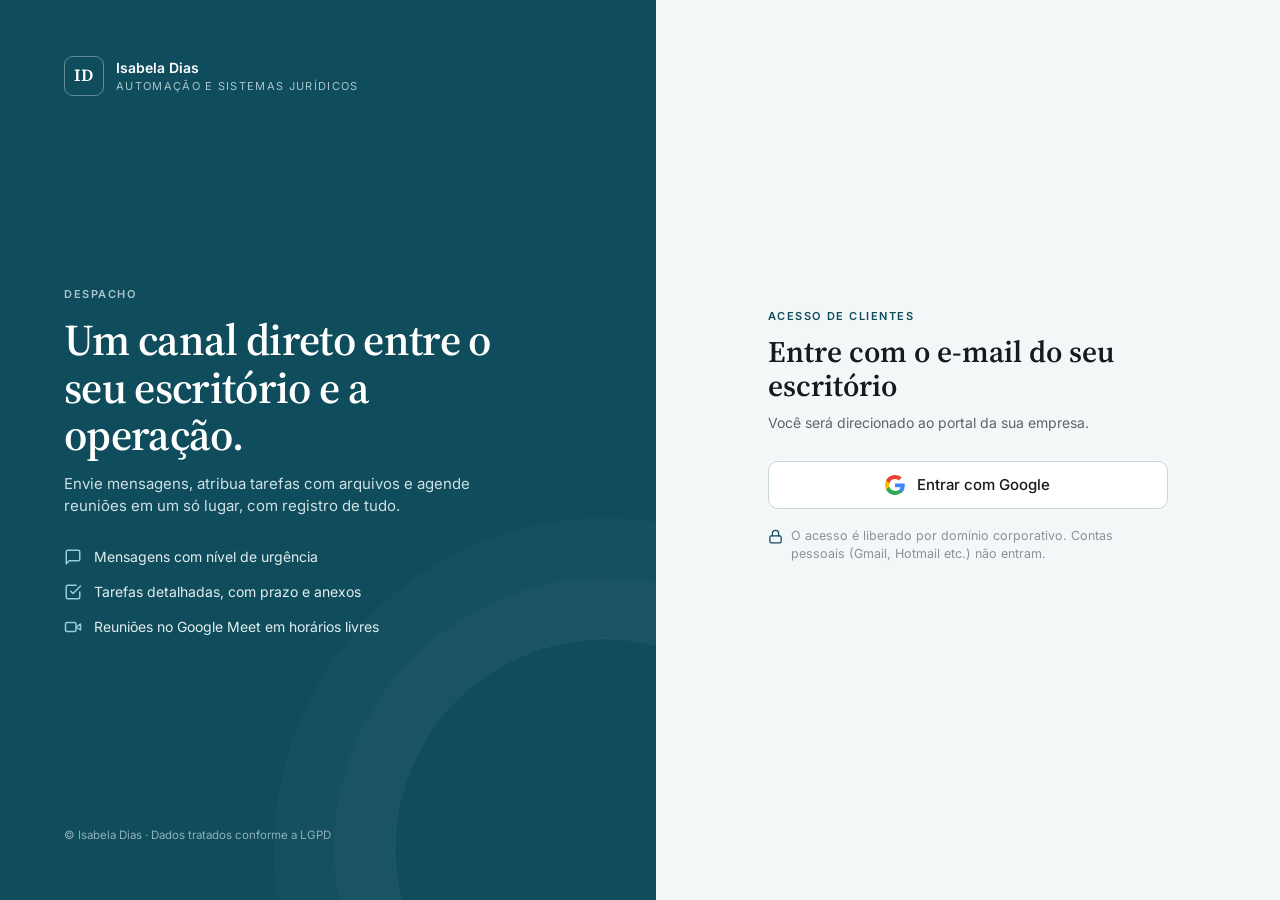
<file: despacho/portal.html>
<!DOCTYPE html>
<html lang="pt-BR">
<head>
  <meta charset="UTF-8" />
  <meta name="viewport" content="width=device-width, initial-scale=1.0" />
  <title>Despacho — Isabela Dias</title>
  <link rel="preconnect" href="https://fonts.googleapis.com" />
  <link rel="preconnect" href="https://fonts.gstatic.com" crossorigin />
  <link rel="stylesheet" href="https://fonts.googleapis.com/css2?family=Source+Serif+4:opsz,wght@8..60,500;8..60,600&family=Inter:wght@400;500;600&display=swap" />
  <link id="client-font" rel="stylesheet" href="data:text/css," />
  <script src="demo-mock.js"></script>
  <style>
    /* ===== Identidade padrão: Isabela Dias ===== */
    :root{
      --brand:#0f4c5c; --brand-dark:#0a3540; --brand-soft:#e7eff1; --brand-line:#c9d6da; --on-brand:#ffffff;
      --ink:#16191d; --text:#2b3036; --muted:#5b636b; --faint:#8a929a;
      --line:#e3e8ea; --bg:#f4f7f8; --card:#ffffff;
      --ok-bg:#ecf6f1; --ok-line:#b9dcc9; --ok-text:#1f5c3f;
      --err-bg:#fbefef; --err-line:#ecc4c4; --err-text:#8a2c2c;
      --font:'Inter',system-ui,-apple-system,'Segoe UI',sans-serif;
      --font-display:'Source Serif 4',Georgia,serif;
      --radius:10px;
    }
    *{box-sizing:border-box}
    html,body{margin:0}
    body{min-height:100vh; background:var(--bg); color:var(--text); font-family:var(--font); font-size:14px; line-height:1.5; -webkit-font-smoothing:antialiased}
    .hidden{display:none !important}
    button{font-family:inherit}
    a{color:var(--brand)}

    /* ===== Tela de entrada (marca Isabela Dias) ===== */
    .login-wrap{min-height:100vh; display:grid; grid-template-columns:1.05fr 1fr}
    .login-side{background:#0f4c5c; color:#e9f1f3; padding:56px 64px; display:flex; flex-direction:column; justify-content:space-between; position:relative; overflow:hidden}
    .login-side::after{content:""; position:absolute; right:-160px; bottom:-160px; width:420px; height:420px; border-radius:50%; border:1px solid rgba(255,255,255,.08); box-shadow:0 0 0 60px rgba(255,255,255,.025), 0 0 0 120px rgba(255,255,255,.02)}
    .id-mark{display:flex; align-items:center; gap:12px}
    .id-mark .mono{width:40px; height:40px; border:1px solid rgba(255,255,255,.35); border-radius:9px; display:flex; align-items:center; justify-content:center; font-family:'Source Serif 4',Georgia,serif; font-weight:600; font-size:17px; color:#fff; letter-spacing:.02em}
    .id-mark b{display:block; color:#fff; font-weight:600; font-size:14px}
    .id-mark small{display:block; font-size:11px; letter-spacing:.12em; text-transform:uppercase; color:#a9c4cb}
    .login-copy{max-width:440px; position:relative; z-index:1}
    .login-copy .eyebrow{color:#a9c4cb}
    .login-copy h1{margin:14px 0 14px; font-family:'Source Serif 4',Georgia,serif; font-weight:600; font-size:44px; line-height:1.08; letter-spacing:-.015em; color:#fff}
    .login-copy p{margin:0 0 28px; font-size:15px; color:#cfe0e4}
    .feat{list-style:none; margin:0; padding:0; display:flex; flex-direction:column; gap:14px}
    .feat li{display:flex; gap:12px; align-items:flex-start; font-size:14px; color:#e3eef0}
    .feat svg{flex:none; width:18px; height:18px; margin-top:2px; color:#8fd0dc}
    .login-legal{font-size:11.5px; color:#8fb0b8; position:relative; z-index:1}
    .login-main{display:flex; align-items:center; justify-content:center; padding:48px 24px}
    .login-card{width:100%; max-width:400px}
    .eyebrow{font-size:11px; font-weight:600; letter-spacing:.14em; text-transform:uppercase; color:var(--brand)}
    .login-card h2{margin:10px 0 8px; font-family:'Source Serif 4',Georgia,serif; font-weight:600; font-size:30px; line-height:1.15; color:var(--ink)}
    .login-card p{margin:0 0 28px; color:var(--muted)}
    .btn-google{width:100%; display:inline-flex; align-items:center; justify-content:center; gap:12px; font-size:15px; font-weight:500; color:var(--ink); background:#fff; border:1px solid var(--brand-line); border-radius:var(--radius); padding:13px 24px; cursor:pointer; transition:.15s}
    .btn-google:hover{border-color:var(--brand); box-shadow:0 4px 14px rgba(15,76,92,.12)}
    .btn-google svg{width:20px; height:20px}
    .login-note{margin-top:18px !important; font-size:12.5px !important; color:var(--faint) !important; display:flex; gap:8px}
    .login-note svg{flex:none; width:15px; height:15px; margin-top:2px; color:var(--brand)}
    .alert{margin:0 0 20px !important; padding:12px 14px; border-radius:var(--radius); font-size:13px !important; border:1px solid var(--err-line); background:var(--err-bg); color:var(--err-text) !important}

    /* ===== Estado de carregamento ===== */
    .loading{min-height:100vh; display:flex; align-items:center; justify-content:center; color:var(--muted); gap:10px}
    .spin{width:18px; height:18px; border:2px solid var(--brand-line); border-top-color:var(--brand); border-radius:50%; animation:spin .8s linear infinite}
    @keyframes spin{to{transform:rotate(360deg)}}

    /* ===== Portal do cliente (tema do cliente via variáveis) ===== */
    .portal{min-height:100vh; display:flex; flex-direction:column}
    .topbar{background:var(--card); border-bottom:1px solid var(--line)}
    .topbar .in{max-width:1080px; margin:0 auto; padding:14px 24px; display:flex; align-items:center; justify-content:space-between; gap:16px}
    .client-brand{display:flex; align-items:center; gap:12px; min-width:0}
    .client-brand img{height:30px; width:auto; display:block}
    .client-brand .fallback{font-weight:700; font-size:18px; color:var(--ink)}
    .client-brand .sep{width:1px; height:22px; background:var(--line)}
    .client-brand .label{font-size:12px; color:var(--muted); white-space:nowrap}
    .user{display:flex; align-items:center; gap:10px}
    .user .who{font-size:12px; color:var(--muted); white-space:nowrap; overflow:hidden; text-overflow:ellipsis; max-width:260px}
    .btn-ghost{font-size:12px; font-weight:500; color:var(--brand); background:transparent; border:1px solid var(--brand-line); border-radius:8px; padding:6px 12px; cursor:pointer; text-decoration:none; transition:.15s; white-space:nowrap}
    .btn-ghost:hover{background:var(--brand-soft); border-color:var(--brand)}

    .hero{background:linear-gradient(180deg, var(--brand-soft), var(--bg))}
    .hero .in{max-width:1080px; margin:0 auto; padding:36px 24px 0}
    .hero h1{margin:6px 0 4px; font-size:30px; font-weight:700; letter-spacing:-.02em; color:var(--ink); line-height:1.15}
    .hero p{margin:0; color:var(--muted)}

    .portal-main{flex:1; width:100%; max-width:1080px; margin:0 auto; padding:24px 24px 48px; display:grid; grid-template-columns:minmax(0,1fr) 280px; gap:24px; align-items:start}
    .card{background:var(--card); border:1px solid var(--line); border-radius:14px; box-shadow:0 1px 2px rgba(16,24,32,.04), 0 10px 28px rgba(16,24,40,.06); overflow:hidden}
    .side-card{padding:20px}
    .side-card h3{margin:0 0 10px; font-size:13px; font-weight:700; color:var(--ink)}
    .side-card ol{margin:0; padding-left:18px; display:flex; flex-direction:column; gap:8px; font-size:13px; color:var(--muted)}
    .side-card ol li::marker{color:var(--brand); font-weight:700}
    .side-card + .side-card{margin-top:16px}
    .side-card .small{font-size:12.5px; color:var(--muted); margin:0}

    /* Abas */
    .tabs{display:grid; grid-template-columns:repeat(3,1fr); border-bottom:1px solid var(--line); background:#fafbfc}
    .tab{display:flex; align-items:center; justify-content:center; gap:8px; font-size:13.5px; font-weight:500; color:var(--muted); background:transparent; border:0; border-bottom:2px solid transparent; padding:15px 8px 13px; cursor:pointer; transition:.15s}
    .tab svg{width:16px; height:16px; flex:none}
    .tab:hover{color:var(--ink)}
    .tab.active{color:var(--brand); border-bottom-color:var(--brand); font-weight:700; background:var(--card)}

    /* Formulários */
    .body{padding:28px 32px 32px}
    form{display:flex; flex-direction:column; gap:18px}
    .row{display:grid; grid-template-columns:1fr 1fr; gap:14px}
    label{display:block; margin-bottom:6px; font-size:12px; font-weight:700; color:var(--ink)}
    label .opt{font-weight:400; color:var(--faint)}
    input,select,textarea{width:100%; font:inherit; font-size:14px; color:var(--ink); background:#fff; border:1px solid var(--brand-line); border-radius:var(--radius); padding:10px 13px; transition:border-color .15s, box-shadow .15s; color-scheme:light}
    textarea{resize:vertical}
    input::placeholder,textarea::placeholder{color:var(--faint)}
    input:focus,select:focus,textarea:focus{outline:none; border-color:var(--brand); box-shadow:0 0 0 3px color-mix(in srgb, var(--brand) 18%, transparent)}
    select{appearance:none; -webkit-appearance:none; padding-right:36px; cursor:pointer;
      background-image:url("data:image/svg+xml,%3Csvg xmlns='http://www.w3.org/2000/svg' width='12' height='12' viewBox='0 0 24 24' fill='none' stroke='%235b636b' stroke-width='2.5' stroke-linecap='round' stroke-linejoin='round'%3E%3Cpath d='m6 9 6 6 6-6'/%3E%3C/svg%3E");
      background-repeat:no-repeat; background-position:right 13px center}
    .btn-primary{width:100%; font-size:14.5px; font-weight:700; color:var(--on-brand); background:var(--brand); border:0; border-radius:var(--radius); padding:13px; margin-top:4px; cursor:pointer; transition:.15s}
    .btn-primary:hover{background:var(--brand-dark)}
    .btn-primary:disabled{opacity:.6; cursor:wait}
    .section-title{margin:6px 0 -4px; padding-top:16px; border-top:1px solid var(--line); font-size:11px; font-weight:700; letter-spacing:.12em; text-transform:uppercase; color:var(--brand)}

    /* Horários */
    .slots{display:grid; grid-template-columns:repeat(4,1fr); gap:8px}
    .slots .hint{grid-column:1/-1; margin:0; padding:10px 0; font-size:12.5px; color:var(--faint)}
    .slot{font-size:13px; font-weight:500; color:var(--ink); background:#fff; border:1px solid var(--brand-line); border-radius:8px; padding:8px 0; cursor:pointer; transition:.15s}
    .slot:hover{border-color:var(--brand); color:var(--brand)}
    .slot.selected{background:var(--brand); border-color:var(--brand); color:var(--on-brand); font-weight:700}
    .slot:disabled{background:#f3f5f6; border-color:var(--line); color:#b3b9be; text-decoration:line-through; cursor:not-allowed}

    /* Anexos */
    .dropzone{display:flex; flex-direction:column; align-items:center; gap:6px; text-align:center; padding:22px 16px; border:1.5px dashed var(--brand-line); border-radius:var(--radius); background:#fafbfc; color:var(--muted); cursor:pointer; transition:.15s}
    .dropzone svg{width:22px; height:22px; color:var(--brand)}
    .dropzone strong{color:var(--brand)}
    .dropzone small{font-size:11.5px; color:var(--faint)}
    .dropzone:hover,.dropzone:focus,.dropzone.drag{outline:none; border-color:var(--brand); background:var(--brand-soft)}
    .file-list{list-style:none; margin:10px 0 0; padding:0; display:flex; flex-direction:column; gap:6px}
    .file-list:empty{display:none}
    .file{display:flex; align-items:center; gap:10px; padding:8px 10px 8px 12px; border:1px solid var(--line); border-radius:8px; background:#fff}
    .file .ext{flex:none; min-width:40px; padding:3px 6px; border-radius:5px; background:var(--brand-soft); color:var(--brand); font-size:10px; font-weight:700; letter-spacing:.04em; text-align:center; text-transform:uppercase}
    .file .name{flex:1; min-width:0; font-size:13px; color:var(--ink); white-space:nowrap; overflow:hidden; text-overflow:ellipsis}
    .file .size{flex:none; font-size:11.5px; color:var(--faint)}
    .file .state{flex:none; font-size:11.5px; color:var(--brand); font-weight:600}
    .file .rm{flex:none; width:26px; height:26px; border:0; border-radius:6px; background:transparent; color:var(--faint); cursor:pointer; font-size:16px; line-height:1}
    .file .rm:hover{background:var(--err-bg); color:var(--err-text)}

    /* Conversa */
    .chat{display:flex; flex-direction:column; gap:12px}
    .chat-log{height:420px; overflow-y:auto; display:flex; flex-direction:column; gap:10px; padding:4px 4px 8px; scroll-behavior:smooth}
    .chat-empty{margin:auto; max-width:320px; text-align:center; color:var(--faint); font-size:13px}
    .bubble{max-width:78%; padding:10px 13px; border-radius:14px; font-size:14px; line-height:1.45; white-space:pre-wrap; word-break:break-word}
    .bubble.me{align-self:flex-end; background:var(--brand); color:var(--on-brand); border-bottom-right-radius:4px}
    .bubble.her{align-self:flex-start; background:var(--brand-soft); color:var(--ink); border-bottom-left-radius:4px}
    .bubble .who,.bubble .when{white-space:normal}
    .bubble .who{display:block; font-size:11px; font-weight:700; margin-bottom:2px; opacity:.85}
    .bubble .when{display:block; font-size:10.5px; margin-top:4px; opacity:.7; text-align:right}
    .bubble .urg{display:inline-block; font-size:10px; font-weight:700; text-transform:uppercase; letter-spacing:.06em; padding:1px 6px; border-radius:999px; background:rgba(255,255,255,.22); margin-left:6px}
    .day{align-self:center; font-size:11px; color:var(--faint); padding:2px 10px; border-radius:999px; background:#f3f5f6}
    .chat-compose{border-top:1px solid var(--line); padding-top:14px; display:flex; flex-direction:column; gap:10px}
    .chat-compose textarea{min-height:64px}
    .chat-bar{display:flex; align-items:center; gap:10px}
    .chat-bar select{width:auto; padding-top:8px; padding-bottom:8px; font-size:13px}
    .chat-bar .btn-primary{width:auto; margin:0 0 0 auto; padding:10px 22px}
    .chat-tip{font-size:11.5px; color:var(--faint)}
    .dot-new{width:8px; height:8px; border-radius:50%; background:#d64545; display:inline-block}

    /* Feedback */
    .feedback{margin-bottom:22px; padding:13px 16px; border-radius:var(--radius); font-size:13px; border:1px solid}
    .feedback.ok{background:var(--ok-bg); border-color:var(--ok-line); color:var(--ok-text)}
    .feedback.err{background:var(--err-bg); border-color:var(--err-line); color:var(--err-text)}
    .feedback a{color:inherit; font-weight:700; word-break:break-all}

    .credit{max-width:1080px; width:100%; margin:0 auto; padding:0 24px 28px; font-size:11.5px; color:var(--faint); display:flex; justify-content:space-between; gap:12px; flex-wrap:wrap}
    .credit b{font-weight:600; color:var(--muted)}

    @media (max-width:900px){
      .login-wrap{grid-template-columns:1fr}
      .login-side{padding:36px 28px; gap:36px}
      .login-copy h1{font-size:34px}
      .portal-main{grid-template-columns:1fr}
    }
    @media (max-width:560px){
      .body{padding:22px 18px 24px}
      .row{grid-template-columns:1fr}
      .slots{grid-template-columns:repeat(3,1fr)}
      .user .who,.client-brand .sep,.client-brand .label{display:none}
      .hero h1{font-size:24px}
    }
  </style>
</head>
<body>

  <!-- Carregando -->
  <div id="loading-view" class="loading"><div class="spin"></div>Carregando…</div>

  <!-- ================= ENTRADA GERAL (marca Isabela Dias) ================= -->
  <div id="login-view" class="login-wrap hidden">
    <aside class="login-side">
      <div class="id-mark">
        <div class="mono">ID</div>
        <div><b>Isabela Dias</b><small>Automação e Sistemas Jurídicos</small></div>
      </div>
      <div class="login-copy">
        <div class="eyebrow">Despacho</div>
        <h1>Um canal direto entre o seu escritório e a operação.</h1>
        <p>Envie mensagens, atribua tarefas com arquivos e agende reuniões em um só lugar, com registro de tudo.</p>
        <ul class="feat">
          <li><svg viewBox="0 0 24 24" fill="none" stroke="currentColor" stroke-width="2" stroke-linecap="round" stroke-linejoin="round"><path d="M21 15a2 2 0 0 1-2 2H7l-4 4V5a2 2 0 0 1 2-2h14a2 2 0 0 1 2 2z"/></svg>Mensagens com nível de urgência</li>
          <li><svg viewBox="0 0 24 24" fill="none" stroke="currentColor" stroke-width="2" stroke-linecap="round" stroke-linejoin="round"><path d="M9 11l3 3L22 4"/><path d="M21 12v7a2 2 0 0 1-2 2H5a2 2 0 0 1-2-2V5a2 2 0 0 1 2-2h11"/></svg>Tarefas detalhadas, com prazo e anexos</li>
          <li><svg viewBox="0 0 24 24" fill="none" stroke="currentColor" stroke-width="2" stroke-linecap="round" stroke-linejoin="round"><path d="m22 8-6 4 6 4V8z"/><rect x="2" y="6" width="14" height="12" rx="2"/></svg>Reuniões no Google Meet em horários livres</li>
        </ul>
      </div>
      <div class="login-legal">© Isabela Dias · Dados tratados conforme a LGPD</div>
    </aside>

    <main class="login-main">
      <div class="login-card">
        <div class="eyebrow">Acesso de clientes</div>
        <h2>Entre com o e-mail do seu escritório</h2>
        <p>Você será direcionado ao portal da sua empresa.</p>
        <p id="login-error" class="alert hidden"></p>
        <button onclick="loginGoogle()" class="btn-google">
          <svg viewBox="0 0 24 24"><path fill="#4285F4" d="M23.745 12.27c0-.7-.06-1.4-.19-2.07H12v4.51h6.6c-.29 1.52-1.14 2.82-2.4 3.68v3.05h3.88c2.27-2.09 3.665-5.17 3.665-9.17Z"/><path fill="#34A853" d="M12 24c3.24 0 5.95-1.08 7.93-2.91l-3.88-3.05c-1.08.72-2.45 1.16-4.05 1.16-3.12 0-5.77-2.11-6.72-4.96H1.29v3.14C3.26 21.3 7.31 24 12 24Z"/><path fill="#FBBC05" d="M5.28 14.24c-.24-.72-.38-1.49-.38-2.24s.14-1.52.38-2.24V6.62H1.29C.47 8.24 0 10.06 0 12s.47 3.76 1.29 5.38l3.99-3.14Z"/><path fill="#EA4335" d="M12 4.75c1.77 0 3.35.61 4.6 1.8l3.42-3.42C17.95 1.19 15.24 0 12 0 7.31 0 3.26 2.7 1.29 6.62l3.99 3.14c.95-2.85 3.6-4.96 6.72-4.96Z"/></svg>
          Entrar com Google
        </button>
        <p class="login-note">
          <svg viewBox="0 0 24 24" fill="none" stroke="currentColor" stroke-width="2" stroke-linecap="round" stroke-linejoin="round"><rect x="3" y="11" width="18" height="11" rx="2"/><path d="M7 11V7a5 5 0 0 1 10 0v4"/></svg>
          <span>O acesso é liberado por domínio corporativo. Contas pessoais (Gmail, Hotmail etc.) não entram.</span>
        </p>
      </div>
    </main>
  </div>

  <!-- ================= PORTAL DO CLIENTE (tema do cliente) ================= -->
  <div id="portal-view" class="portal hidden">
    <header class="topbar">
      <div class="in">
        <div class="client-brand">
          <img id="client-logo" class="hidden" alt="" />
          <span id="client-name-fallback" class="fallback"></span>
          <span class="sep"></span>
          <span class="label">Despacho</span>
        </div>
        <div class="user">
          <span id="user-email" class="who"></span>
          <a id="admin-link" href="#" class="btn-ghost hidden">Meu painel</a>
          <button onclick="logout()" class="btn-ghost">Sair</button>
        </div>
      </div>
    </header>

    <section class="hero">
      <div class="in">
        <div class="eyebrow" id="hero-eyebrow">Despacho</div>
        <h1 id="hero-title">Olá!</h1>
        <p>Envie uma mensagem, atribua uma tarefa ou agende uma reunião. Tudo chega direto para a Dra. Isabela.</p>
      </div>
    </section>

    <div class="portal-main">
      <div class="card">
        <nav class="tabs">
          <button onclick="switchTab('msg')" id="tab-msg" class="tab active">
            <svg viewBox="0 0 24 24" fill="none" stroke="currentColor" stroke-width="2" stroke-linecap="round" stroke-linejoin="round"><path d="M21 15a2 2 0 0 1-2 2H7l-4 4V5a2 2 0 0 1 2-2h14a2 2 0 0 1 2 2z"/></svg>
            <span>Conversa</span><i id="conv-dot" class="dot-new hidden"></i>
          </button>
          <button onclick="switchTab('task')" id="tab-task" class="tab">
            <svg viewBox="0 0 24 24" fill="none" stroke="currentColor" stroke-width="2" stroke-linecap="round" stroke-linejoin="round"><path d="M9 11l3 3L22 4"/><path d="M21 12v7a2 2 0 0 1-2 2H5a2 2 0 0 1-2-2V5a2 2 0 0 1 2-2h11"/></svg>
            <span>Tarefa</span>
          </button>
          <button onclick="switchTab('meet')" id="tab-meet" class="tab">
            <svg viewBox="0 0 24 24" fill="none" stroke="currentColor" stroke-width="2" stroke-linecap="round" stroke-linejoin="round"><path d="m22 8-6 4 6 4V8z"/><rect x="2" y="6" width="14" height="12" rx="2"/></svg>
            <span>Reunião Meet</span>
          </button>
        </nav>

        <div class="body">
          <div id="feedback" class="feedback hidden"></div>

          <!-- Conversa -->
          <div id="form-msg" class="chat">
            <div id="chat-log" class="chat-log" aria-live="polite"><p class="chat-empty">Carregando conversa…</p></div>
            <form class="chat-compose" onsubmit="sendMessage(event)">
              <textarea id="msg-content" rows="2" required maxlength="5000" placeholder="Escreva para a Dra. Isabela…"
                onkeydown="if((event.ctrlKey||event.metaKey)&&event.key==='Enter'){event.preventDefault();this.form.requestSubmit()}"></textarea>
              <div class="chat-bar">
                <select id="msg-urgency" aria-label="Urgência">
                  <option value="Normal">Urgência normal</option>
                  <option value="Alta">Alta — responder hoje</option>
                  <option value="Urgente">Urgente — imediato</option>
                </select>
                <span class="chat-tip">Ctrl + Enter envia</span>
                <button type="submit" id="btn-msg" class="btn-primary">Enviar</button>
              </div>
            </form>
          </div>

          <!-- Tarefa -->
          <form id="form-task" onsubmit="sendTask(event)" class="hidden">
            <div>
              <label for="task-title">Título da tarefa</label>
              <input type="text" id="task-title" required maxlength="160" placeholder="Ex.: Revisar petição inicial — Cliente Silva" />
            </div>
            <div class="row">
              <div>
                <label for="task-type">Tipo de tarefa</label>
                <select id="task-type">
                  <option>Petição / peça processual</option>
                  <option>Contrato / minuta</option>
                  <option>Parecer / pesquisa jurídica</option>
                  <option>Revisão de documento</option>
                  <option>Automação / sistema</option>
                  <option>Skill do Claude / IA</option>
                  <option>Atendimento / cliente</option>
                  <option>Outro</option>
                </select>
              </div>
              <div class="row" style="gap:10px">
                <div>
                  <label for="task-priority">Prioridade</label>
                  <select id="task-priority">
                    <option value="Baixa">Baixa</option>
                    <option value="Média" selected>Média</option>
                    <option value="Alta">Alta</option>
                  </select>
                </div>
                <div>
                  <label for="task-due">Prazo</label>
                  <input type="date" id="task-due" />
                </div>
              </div>
            </div>

            <div class="section-title">Contexto</div>
            <div class="row">
              <div>
                <label for="task-client">Cliente / parte <span class="opt">(opcional)</span></label>
                <input type="text" id="task-client" maxlength="160" placeholder="Ex.: Maria Silva" />
              </div>
              <div>
                <label for="task-process">Nº do processo <span class="opt">(opcional)</span></label>
                <input type="text" id="task-process" maxlength="25" inputmode="numeric" placeholder="0000000-00.0000.0.00.0000" oninput="maskCNJ(this)" />
              </div>
            </div>
            <div>
              <label for="task-desc">Descrição detalhada</label>
              <textarea id="task-desc" rows="5" maxlength="10000" placeholder="Contexto do caso, o que precisa ser feito, pontos de atenção e o que já foi tentado..."></textarea>
            </div>
            <div>
              <label for="task-result">Resultado esperado <span class="opt">(opcional)</span></label>
              <textarea id="task-result" rows="2" maxlength="3000" placeholder="Ex.: minuta revisada em .docx com comentários; fluxo automatizado funcionando; skill testada..."></textarea>
            </div>
            <div>
              <label for="task-links">Links de referência <span class="opt">(um por linha)</span></label>
              <textarea id="task-links" rows="2" maxlength="3000" placeholder="Processo, pasta do Drive, repositório, jurisprudência..."></textarea>
            </div>

            <div class="section-title">Arquivos</div>
            <div>
              <div id="dropzone" class="dropzone" tabindex="0" role="button" aria-label="Adicionar anexos"
                   onclick="document.getElementById('task-files').click()"
                   onkeydown="if(event.key==='Enter'||event.key===' '){event.preventDefault();this.click()}">
                <svg viewBox="0 0 24 24" fill="none" stroke="currentColor" stroke-width="1.8" stroke-linecap="round" stroke-linejoin="round"><path d="M21.44 11.05l-9.19 9.19a6 6 0 0 1-8.49-8.49l9.19-9.19a4 4 0 0 1 5.66 5.66l-9.2 9.19a2 2 0 0 1-2.83-2.83l8.49-8.48"/></svg>
                <div><strong>Arraste arquivos aqui</strong> ou clique para selecionar</div>
                <small>PDF, Word, planilhas, imagens, código, skills (.zip, .md) · até 10 arquivos de 25 MB</small>
              </div>
              <input type="file" id="task-files" multiple class="hidden" onchange="addFiles(this.files); this.value=''" />
              <ul id="file-list" class="file-list"></ul>
            </div>
            <button type="submit" id="btn-task" class="btn-primary">Atribuir tarefa</button>
          </form>

          <!-- Reunião -->
          <form id="form-meet" onsubmit="scheduleMeet(event)" class="hidden">
            <div>
              <label for="meet-topic">Pauta da reunião</label>
              <input type="text" id="meet-topic" required maxlength="200" placeholder="Ex.: Alinhamento de audiência / Caso INSS" />
            </div>
            <div>
              <label for="meet-date">Data</label>
              <input type="date" id="meet-date" required onchange="loadSlots()" />
            </div>
            <div>
              <label>Horários disponíveis <span class="opt">(30 min)</span></label>
              <div id="slots-grid" class="slots"><p class="hint">Selecione uma data acima para ver os horários livres.</p></div>
              <input type="hidden" id="meet-time" />
            </div>
            <button type="submit" id="btn-meet" class="btn-primary">Agendar e gerar Google Meet</button>
          </form>
        </div>
      </div>

      <aside>
        <div class="card side-card">
          <h3>Como funciona</h3>
          <ol>
            <li><b>Conversa</b> com a Dra. Isabela: recados e dúvidas. A resposta aparece aqui e você recebe um aviso por e-mail.</li>
            <li><b>Tarefa</b> para demandas com prazo; anexe os arquivos de que eu preciso.</li>
            <li><b>Reunião</b> para alinhar casos; o link do Meet sai na hora.</li>
          </ol>
        </div>
        <div class="card side-card hidden" id="email-card">
          <h3>Prefere e-mail?</h3>
          <p class="small">Para documentos longos ou assuntos formais, escreva para:</p>
          <a class="btn-ghost" id="email-link" style="display:inline-block; margin-top:10px" href="#">Escrever e-mail</a>
          <p class="small" id="email-addr" style="margin-top:8px; word-break:break-all"></p>
        </div>
        <div class="card side-card">
          <h3>Seus dados</h3>
          <p class="small">Sua conversa é privada: só você e a Dra. Isabela a veem. Tarefas e reuniões vão só para ela. Arquivos ficam em armazenamento privado, acessível apenas por link temporário.</p>
        </div>
      </aside>
    </div>

    <footer class="credit">
      <span id="credit-client"></span>
      <span>Despacho · desenvolvida por <b>Isabela Dias</b></span>
    </footer>
  </div>

  <script>
    const SUPABASE_URL = "https://yfazbdzuwyvnegwlcyta.supabase.co";
    const SUPABASE_KEY = "sb_publishable_RLbZii2r6MSSb0pr3HZSxA_ABN7wkYw";
    const sb = window.supabase.createClient(SUPABASE_URL, SUPABASE_KEY);

    const ALL_SLOTS = ["09:00", "09:30", "10:00", "10:30", "11:00", "11:30", "14:00", "14:30", "15:00", "15:30", "16:00", "16:30", "17:00", "17:30"];
    let currentUser = null;
    let currentClient = null;
    let booted = false;

    const $ = id => document.getElementById(id);
    const esc = s => String(s ?? "").replace(/[&<>"']/g, c => ({ "&": "&amp;", "<": "&lt;", ">": "&gt;", '"': "&quot;", "'": "&#39;" }[c]));
    const fmtDate = d => d ? d.split("-").reverse().join("/") : d;
    const domainOf = email => (email || "").split("@")[1]?.toLowerCase() || "";

    function show(view) {
      ["loading-view", "login-view", "portal-view"].forEach(v => $(v).classList.toggle("hidden", v !== view));
    }

    // ---------- Tema do cliente ----------
    const HEX = /^#[0-9a-f]{6}$/i;
    function applyTheme(c) {
      const r = document.documentElement.style;
      const set = (v, val) => { if (val && HEX.test(val)) r.setProperty(v, val); };
      set("--brand", c.color_primary);
      set("--brand-dark", c.color_primary_dark);
      set("--brand-soft", c.color_soft);
      set("--brand-line", c.color_line);
      set("--ink", c.color_ink);
      if (c.font_css_url && /^https:\/\//.test(c.font_css_url)) $("client-font").href = c.font_css_url;
      if (c.font_family && /^[\w\s'",-]+$/.test(c.font_family)) r.setProperty("--font", `${c.font_family}, system-ui, -apple-system, 'Segoe UI', sans-serif`);

      document.title = `${c.name} — Despacho`;
      if (c.logo_url && /^(https:\/\/|\/|clientes\/)/.test(c.logo_url)) {
        $("client-logo").src = c.logo_url;
        $("client-logo").alt = c.name;
        $("client-logo").classList.remove("hidden");
        $("client-name-fallback").classList.add("hidden");
      } else {
        $("client-name-fallback").textContent = c.name;
      }
      $("hero-eyebrow").textContent = `Despacho · ${c.name}`;
      if (c.contact_email && /^[^@\s<>"]+@[^@\s<>"]+\.[^@\s<>"]+$/.test(c.contact_email)) {
        $("email-link").href = `mailto:${encodeURIComponent(c.contact_email)}?subject=${encodeURIComponent(c.name + " — contato pelo Despacho")}`;
        $("email-addr").textContent = c.contact_email;
        $("email-card").classList.remove("hidden");
      }
      $("credit-client").textContent = `© ${new Date().getFullYear()} ${c.name}`;
    }

    // ---------- Sessão ----------
    sb.auth.onAuthStateChange((event, session) => {
      // adia para não bloquear o callback de auth
      setTimeout(() => handleSession(session), 0);
    });

    async function handleSession(session) {
      if (!session?.user) {
        currentUser = null; currentClient = null;
        show("login-view");
        return;
      }
      if (booted && currentUser?.id === session.user.id) return;
      currentUser = session.user;
      show("loading-view");

      const [{ data: isAdmin }, { data: client }] = await Promise.all([
        sb.rpc("is_central_admin"),
        sb.from("clients").select("*").eq("domain", domainOf(currentUser.email)).eq("active", true).maybeSingle()
      ]);

      if (client) {
        currentClient = client;
        booted = true;
        applyTheme(client);
        const first = (currentUser.user_metadata?.full_name || "").split(" ")[0];
        $("hero-title").textContent = first ? `Olá, ${first}!` : "Olá!";
        $("user-email").textContent = currentUser.email;
        $("admin-link").classList.toggle("hidden", !isAdmin);
        show("portal-view");
        loadChat();
        subscribeChat();
        return;
      }
      if (isAdmin) { location.replace("painel.html"); return; }

      await sb.auth.signOut();
      showLoginError(`O domínio @${esc(domainOf(session.user.email))} ainda não está habilitado. Entre com o e-mail corporativo do seu escritório ou fale com a Dra. Isabela.`);
    }

    async function loginGoogle() {
      await sb.auth.signInWithOAuth({
        provider: "google",
        options: {
          redirectTo: window.location.origin + window.location.pathname,
          queryParams: { prompt: "select_account" }
        }
      });
    }

    async function logout() {
      booted = false;
      await sb.auth.signOut();
      location.reload();
    }

    function showLoginError(msg) {
      const el = $("login-error");
      el.innerHTML = msg;
      el.classList.remove("hidden");
      show("login-view");
    }

    // ---------- Abas e feedback ----------
    function switchTab(tab) {
      ["msg", "task", "meet"].forEach(t => {
        $(`form-${t}`).classList.toggle("hidden", t !== tab);
        $(`tab-${t}`).classList.toggle("active", t === tab);
      });
      $("feedback").classList.add("hidden");
      if (tab === "msg") {
        $("conv-dot").classList.add("hidden");
        document.title = document.title.replace(/^\(nova resposta\) /, "");
        const log = $("chat-log"); log.scrollTop = log.scrollHeight;
      }
    }

    function showFeedback(html, isError = false) {
      const fb = $("feedback");
      fb.innerHTML = html;
      fb.className = "feedback " + (isError ? "err" : "ok");
      fb.scrollIntoView({ behavior: "smooth", block: "nearest" });
    }

    function getSenderName() {
      return currentUser.user_metadata?.full_name || currentUser.email.split("@")[0];
    }

    function base() {
      return {
        client_domain: currentClient.domain,
        sender_name: getSenderName(),
        sender_email: currentUser.email
      };
    }

    async function withButton(id, busyText, fn) {
      const btn = $(id), label = btn.textContent;
      btn.disabled = true; btn.textContent = busyText;
      try { await fn(btn); } finally { btn.disabled = false; btn.textContent = label; }
    }

    // ---------- Conversa ----------
    let chat = [];
    let chatChannel = null;
    const myEmail = () => currentUser.email.toLowerCase();
    const hhmm = t => new Date(t).toLocaleTimeString("pt-BR", { hour: "2-digit", minute: "2-digit" });
    const dayLabel = t => {
      const d = new Date(t), today = new Date(), y = new Date(Date.now() - 864e5);
      const same = (a, b) => a.toDateString() === b.toDateString();
      return same(d, today) ? "Hoje" : same(d, y) ? "Ontem" : d.toLocaleDateString("pt-BR", { day: "2-digit", month: "long" });
    };

    async function loadChat() {
      const { data, error } = await sb.from("messages")
        .select("id, author_role, content, urgency, created_at, sender_name")
        .eq("thread_email", myEmail())
        .order("created_at", { ascending: true })
        .limit(500);
      if (error) { $("chat-log").innerHTML = `<p class="chat-empty">Não foi possível carregar a conversa: ${esc(error.message)}</p>`; return; }
      chat = data || [];
      renderChat();
    }

    function renderChat() {
      const log = $("chat-log");
      if (!chat.length) {
        log.innerHTML = `<p class="chat-empty">Envie sua primeira mensagem. A Dra. Isabela responde por aqui, e você recebe um aviso por e-mail quando ela responder.</p>`;
        return;
      }
      let lastDay = "";
      log.innerHTML = chat.map(m => {
        const d = dayLabel(m.created_at);
        const sep = d !== lastDay ? `<span class="day">${esc(d)}</span>` : "";
        lastDay = d;
        const mine = m.author_role !== "admin";
        const urg = mine && m.urgency && m.urgency !== "Normal" ? `<span class="urg">${esc(m.urgency)}</span>` : "";
        return `${sep}<div class="bubble ${mine ? "me" : "her"}">${mine ? "" : `<span class="who">Dra. Isabela</span>`}${esc(m.content)}<span class="when">${hhmm(m.created_at)}${urg}</span></div>`;
      }).join("");
      log.scrollTop = log.scrollHeight;
    }

    function addChat(row) {
      if (chat.some(m => m.id === row.id)) return;
      chat.push(row);
      chat.sort((a, b) => new Date(a.created_at) - new Date(b.created_at));
      renderChat();
    }

    function subscribeChat() {
      if (chatChannel) return;
      chatChannel = sb.channel("conversa-" + currentUser.id)
        .on("postgres_changes", { event: "INSERT", schema: "public", table: "messages", filter: `thread_email=eq.${myEmail()}` }, p => {
          addChat(p.new);
          if (p.new.author_role === "admin") {
            const onChat = !$("form-msg").classList.contains("hidden");
            if (!onChat || document.hidden) {
              $("conv-dot").classList.remove("hidden");
              document.title = "(nova resposta) " + document.title.replace(/^\(nova resposta\) /, "");
            }
          }
        })
        .subscribe();
      // ao voltar para a aba, sincroniza (pega exclusões e o que chegou offline)
      document.addEventListener("visibilitychange", () => { if (!document.hidden && currentClient) loadChat(); });
    }

    async function sendMessage(e) {
      e.preventDefault();
      const content = $("msg-content").value.trim();
      if (!content) return;
      await withButton("btn-msg", "Enviando…", async () => {
        const { data, error } = await sb.from("messages").insert({
          ...base(),
          thread_email: myEmail(),
          author_role: "client",
          urgency: $("msg-urgency").value,
          content
        }).select("id, author_role, content, urgency, created_at, sender_name").single();
        if (error) return showFeedback("Erro ao enviar: " + esc(error.message), true);
        $("msg-content").value = "";
        $("msg-urgency").value = "Normal";
        $("feedback").classList.add("hidden");
        addChat(data);
      });
    }

    // ---------- Anexos ----------
    const BUCKET = "task-attachments";
    const MAX_FILES = 10;
    const MAX_SIZE = 25 * 1024 * 1024;
    const BLOCKED_EXT = ["exe", "msi", "scr", "com", "dll"];
    let pendingFiles = [];

    const fmtSize = b => b < 1024 ? b + " B" : b < 1048576 ? (b / 1024).toFixed(0) + " KB" : (b / 1048576).toFixed(1) + " MB";
    const extOf = n => (n.includes(".") ? n.split(".").pop() : "arq").toLowerCase().slice(0, 5);
    const safeName = n => n.normalize("NFD").replace(/[̀-ͯ]/g, "").replace(/[^\w.\-]+/g, "_").replace(/_+/g, "_").slice(-120);

    function addFiles(list) {
      const problems = [];
      for (const f of list) {
        if (pendingFiles.length >= MAX_FILES) { problems.push(`limite de ${MAX_FILES} arquivos`); break; }
        if (BLOCKED_EXT.includes(extOf(f.name))) { problems.push(`${f.name}: executável não permitido`); continue; }
        if (f.size > MAX_SIZE) { problems.push(`${f.name}: acima de 25 MB`); continue; }
        if (f.size === 0) { problems.push(`${f.name}: arquivo vazio`); continue; }
        if (pendingFiles.some(p => p.name === f.name && p.size === f.size)) continue;
        pendingFiles.push(f);
      }
      renderFiles();
      if (problems.length) showFeedback("Alguns arquivos não foram adicionados: " + esc(problems.join("; ")) + ".", true);
    }

    function removeFile(i) { pendingFiles.splice(i, 1); renderFiles(); }

    function renderFiles(states = {}) {
      $("file-list").innerHTML = pendingFiles.map((f, i) => `
        <li class="file">
          <span class="ext">${esc(extOf(f.name))}</span>
          <span class="name" title="${esc(f.name)}">${esc(f.name)}</span>
          <span class="size">${fmtSize(f.size)}</span>
          ${states[i] ? `<span class="state">${esc(states[i])}</span>` : `<button type="button" class="rm" aria-label="Remover ${esc(f.name)}" onclick="removeFile(${i})">×</button>`}
        </li>`).join("");
    }

    (() => {
      const dz = $("dropzone");
      ["dragenter", "dragover"].forEach(ev => dz.addEventListener(ev, e => { e.preventDefault(); dz.classList.add("drag"); }));
      ["dragleave", "drop"].forEach(ev => dz.addEventListener(ev, e => { e.preventDefault(); dz.classList.remove("drag"); }));
      dz.addEventListener("drop", e => addFiles(e.dataTransfer.files));
    })();

    async function uploadFiles() {
      // pasta: <dominio>/<user_id>/<uuid>/  — exigido pelas regras do Storage
      const folder = `${currentClient.domain}/${currentUser.id}/${crypto.randomUUID()}`;
      const uploaded = [], states = {};
      for (let i = 0; i < pendingFiles.length; i++) {
        const f = pendingFiles[i];
        states[i] = "enviando…"; renderFiles(states);
        const path = `${folder}/${String(i + 1).padStart(2, "0")}_${safeName(f.name)}`;
        const { error } = await sb.storage.from(BUCKET).upload(path, f, { contentType: f.type || "application/octet-stream", upsert: false });
        if (error) {
          if (uploaded.length) await sb.storage.from(BUCKET).remove(uploaded.map(u => u.path));
          throw new Error(`falha ao enviar "${f.name}" (${error.message})`);
        }
        uploaded.push({ name: f.name, path, size: f.size, type: f.type || null });
        states[i] = "enviado ✓"; renderFiles(states);
      }
      return uploaded;
    }

    function maskCNJ(el) {
      const d = el.value.replace(/\D/g, "").slice(0, 20);
      const parts = [[0, 7, ""], [7, 9, "-"], [9, 13, "."], [13, 14, "."], [14, 16, "."], [16, 20, "."]];
      el.value = parts.filter(([a]) => d.length > a).map(([a, b, sep]) => sep + d.slice(a, b)).join("");
    }

    // ---------- Tarefa ----------
    async function sendTask(e) {
      e.preventDefault();
      await withButton("btn-task", pendingFiles.length ? "Enviando anexos…" : "Registrando tarefa…", async (btn) => {
        let attachments = [];
        try {
          if (pendingFiles.length) attachments = await uploadFiles();
          btn.textContent = "Registrando tarefa…";
          const links = $("task-links").value.split(/\n+/).map(s => s.trim()).filter(Boolean).join("\n");
          const { error } = await sb.from("tasks").insert({
            ...base(),
            title: $("task-title").value.trim(),
            task_type: $("task-type").value,
            priority: $("task-priority").value,
            due_date: $("task-due").value || null,
            client_name: $("task-client").value.trim() || null,
            process_number: $("task-process").value.trim() || null,
            description: $("task-desc").value.trim(),
            expected_result: $("task-result").value.trim() || null,
            reference_links: links || null,
            attachments
          });
          if (error) {
            if (attachments.length) await sb.storage.from(BUCKET).remove(attachments.map(a => a.path));
            throw new Error(error.message);
          }
          e.target.reset();
          pendingFiles = []; renderFiles();
          const n = attachments.length;
          showFeedback("Tarefa registrada na fila de prioridades" + (n ? ` com ${n} anexo${n > 1 ? "s" : ""}.` : "."));
        } catch (err) {
          renderFiles();
          showFeedback("Erro ao criar tarefa: " + esc(err.message), true);
        }
      });
    }

    // ---------- Reunião ----------
    async function loadSlots() {
      const date = $("meet-date").value;
      if (!date) return;
      $("meet-time").value = "";
      const grid = $("slots-grid");
      grid.innerHTML = '<p class="hint">Verificando agenda...</p>';
      const { data, error } = await sb.rpc("get_busy_slots", { target_date: date });
      if (error) { grid.innerHTML = `<p class="hint">Não foi possível consultar a agenda: ${esc(error.message)}</p>`; return; }
      const busy = (data || []).map(r => String(r.start_time).slice(0, 5));
      grid.innerHTML = "";
      ALL_SLOTS.forEach(slot => {
        const btn = document.createElement("button");
        btn.type = "button";
        btn.textContent = slot;
        btn.className = "slot";
        btn.disabled = busy.includes(slot);
        if (!btn.disabled) btn.onclick = () => {
          document.querySelectorAll(".slot").forEach(b => b.classList.remove("selected"));
          btn.classList.add("selected");
          $("meet-time").value = slot;
        };
        grid.appendChild(btn);
      });
    }

    async function scheduleMeet(e) {
      e.preventDefault();
      const time = $("meet-time").value;
      if (!time) return showFeedback("Selecione um horário disponível.", true);
      const topic = $("meet-topic").value.trim();
      const date = $("meet-date").value;

      await withButton("btn-meet", "Gerando sala no Google Meet…", async () => {
        const { data: fnData, error: fnError } = await sb.functions.invoke("create-meet", {
          body: { topic, date, time, guestEmail: currentUser.email, guestName: getSenderName(), client: currentClient.name }
        });
        if (fnError || !fnData?.meetLink) {
          return showFeedback("Erro ao gerar Meet: " + esc(fnData?.error || fnError?.message), true);
        }
        const { error } = await sb.from("meetings").insert({
          ...base(), topic, meeting_date: date, start_time: time, meet_link: fnData.meetLink
        });
        e.target.reset();
        $("slots-grid").innerHTML = '<p class="hint">Selecione uma data acima.</p>';
        const link = esc(fnData.meetLink);
        showFeedback(`Reunião agendada para <strong>${esc(fmtDate(date))} às ${esc(time)}</strong>.<br/>Link do Google Meet: <a href="${link}" target="_blank" rel="noopener">${link}</a>`
          + (error ? `<br/><small>Aviso: o Meet foi criado, mas o registro interno falhou (${esc(error.message)}).</small>` : ""));
      });
    }
  </script>
</body>
</html>
</file>
<file: planeja/styles.css>
/* Layout: barra lateral fixa + área principal com visões (quadro, prazos, calendário). */
:root {
  --bg: #f3f5f8;
  --surface: #ffffff;
  --surface-2: #eef1f6;
  --line: #dde2ea;
  --fg: #1b2433;
  --muted: #5d6879;
  --accent: #1f3a5f;
  --accent-2: #2f6fde;
  --accent-soft: #e3ecfb;
  --danger: #d63c3c;
  --warn: #d98a00;
  --ok: #2b9a55;
  --shadow: 0 1px 2px rgba(20, 30, 50, .06), 0 4px 14px rgba(20, 30, 50, .06);
  --radius: 10px;
  --font-display: "Bricolage Grotesque", "Segoe UI", system-ui, sans-serif;
  --font-body: "Figtree", "Segoe UI", system-ui, sans-serif;
  color-scheme: light;
}
@media (prefers-color-scheme: dark) {
  :root:not([data-theme="light"]) {
    --bg: #11161f; --surface: #19202c; --surface-2: #212a38; --line: #2c3646;
    --fg: #e6ebf3; --muted: #97a3b6; --accent: #9cc0ff; --accent-2: #6ea2ff; --accent-soft: #1f2f4c;
    --shadow: 0 1px 2px rgba(0,0,0,.3), 0 6px 18px rgba(0,0,0,.25);
    color-scheme: dark;
  }
}
:root[data-theme="dark"] {
  --bg: #11161f; --surface: #19202c; --surface-2: #212a38; --line: #2c3646;
  --fg: #e6ebf3; --muted: #97a3b6; --accent: #9cc0ff; --accent-2: #6ea2ff; --accent-soft: #1f2f4c;
  --shadow: 0 1px 2px rgba(0,0,0,.3), 0 6px 18px rgba(0,0,0,.25);
  color-scheme: dark;
}

* { box-sizing: border-box; }
html, body { height: 100%; margin: 0; }
body { background: var(--bg); color: var(--fg); font: 14px/1.45 var(--font-body); }
button, input, select, textarea { font: inherit; color: inherit; }
svg { width: 18px; height: 18px; fill: none; stroke: currentColor; stroke-width: 1.8; stroke-linecap: round; stroke-linejoin: round; flex: none; }
:focus-visible { outline: 2px solid var(--accent-2); outline-offset: 2px; }
[hidden] { display: none !important; }

.app { display: grid; grid-template-columns: 232px 1fr; height: 100%; }

/* Sidebar */
.sidebar { background: var(--surface); border-right: 1px solid var(--line); display: flex; flex-direction: column; gap: 20px; padding: 18px 14px; overflow-y: auto; }
.brand { display: flex; align-items: center; gap: 10px; font: 700 21px var(--font-display); color: var(--accent); padding: 0 6px; }
.nav { display: flex; flex-direction: column; gap: 2px; }
.nav-item { display: flex; align-items: center; gap: 10px; background: none; border: 0; border-radius: 8px; padding: 9px 10px; cursor: pointer; color: var(--muted); font-weight: 600; text-align: left; }
.nav-item:hover { background: var(--surface-2); color: var(--fg); }
.nav-item.active { background: var(--accent-soft); color: var(--accent); }
.side-section { display: flex; flex-direction: column; gap: 8px; }
.side-title { display: flex; justify-content: space-between; align-items: center; font-size: 11px; text-transform: uppercase; letter-spacing: .08em; color: var(--muted); font-weight: 700; padding: 0 6px; }
.side-tags { display: flex; flex-direction: column; gap: 2px; }
.side-tag { display: flex; align-items: center; gap: 8px; padding: 6px 8px; border-radius: 7px; border: 0; background: none; cursor: pointer; text-align: left; color: var(--fg); }
.side-tag:hover, .side-tag.active { background: var(--surface-2); }
.side-tag .count { margin-left: auto; color: var(--muted); font-size: 12px; font-variant-numeric: tabular-nums; }
.dot { width: 10px; height: 10px; border-radius: 50%; flex: none; }
.side-foot { margin-top: auto; font-size: 12px; color: var(--muted); padding: 0 6px; display: grid; gap: 4px; }
.link-btn { background: none; border: 0; color: var(--accent-2); cursor: pointer; font-size: 11px; text-transform: none; letter-spacing: 0; padding: 0; font-weight: 600; }

/* Main */
.main { display: flex; flex-direction: column; min-width: 0; height: 100%; }
.topbar { display: flex; align-items: center; justify-content: space-between; gap: 12px; flex-wrap: wrap; padding: 16px 24px 12px; }
.topbar h1 { font: 700 26px/1.1 var(--font-display); margin: 0; letter-spacing: -.01em; }
.toolbar { display: flex; align-items: center; gap: 8px; flex-wrap: wrap; }
.search { display: flex; align-items: center; gap: 6px; background: var(--surface); border: 1px solid var(--line); border-radius: 8px; padding: 0 10px; color: var(--muted); }
.search input { border: 0; background: none; padding: 8px 0; width: 180px; outline: none; color: var(--fg); }
select, input[type=date], input[type=time], input[type=number], input:not([type]), input[type=text], input[type=search], textarea {
  background: var(--surface); border: 1px solid var(--line); border-radius: 8px; padding: 7px 9px; min-width: 0;
}
textarea { resize: vertical; width: 100%; }
.check-inline { display: flex; align-items: center; gap: 6px; color: var(--muted); font-size: 13px; cursor: pointer; }
.btn { display: inline-flex; align-items: center; gap: 6px; border: 1px solid var(--line); background: var(--surface); padding: 8px 13px; border-radius: 8px; cursor: pointer; font-weight: 600; white-space: nowrap; }
.btn:hover { border-color: var(--muted); }
.btn.primary { background: var(--accent); border-color: var(--accent); color: var(--surface); }
.btn.primary:hover { filter: brightness(1.1); }
.btn.danger { color: var(--danger); }
.btn.ghost { border-color: transparent; background: none; }
.btn.small { padding: 5px 9px; font-size: 13px; }
.icon-btn { position: relative; display: inline-grid; place-items: center; width: 36px; height: 36px; border-radius: 8px; border: 1px solid var(--line); background: var(--surface); cursor: pointer; }
.badge { position: absolute; top: -5px; right: -5px; background: var(--danger); color: #fff; font-size: 11px; font-weight: 700; border-radius: 99px; min-width: 18px; height: 18px; display: grid; place-items: center; padding: 0 5px; }
.active-filter { margin: 0 24px 8px; display: flex; gap: 8px; align-items: center; font-size: 13px; color: var(--muted); }
.view { flex: 1; overflow: auto; padding: 4px 24px 32px; }

/* Board */
.board { display: grid; grid-auto-flow: column; grid-auto-columns: minmax(270px, 1fr); gap: 14px; align-items: start; min-height: 100%; }
.column { background: var(--surface-2); border-radius: 12px; padding: 10px; display: flex; flex-direction: column; gap: 8px; min-height: 160px; }
.column.drag-over { outline: 2px dashed var(--accent-2); outline-offset: -4px; }
.column-head { display: flex; align-items: center; gap: 8px; padding: 4px 4px 2px; font-weight: 700; }
.column-head .n { color: var(--muted); font-weight: 600; font-variant-numeric: tabular-nums; }
.column-head .add { margin-left: auto; background: none; border: 0; cursor: pointer; color: var(--muted); font-size: 18px; line-height: 1; padding: 2px 6px; border-radius: 6px; }
.column-head .add:hover { background: var(--surface); color: var(--fg); }

.card {
  --c: var(--line);
  background: color-mix(in srgb, var(--c) 13%, var(--surface));
  border: 1px solid color-mix(in srgb, var(--c) 40%, var(--line));
  border-radius: var(--radius); padding: 10px 11px; cursor: pointer; display: flex; flex-direction: column; gap: 7px;
  box-shadow: var(--shadow);
}
.card:hover { border-color: color-mix(in srgb, var(--c) 75%, var(--line)); }
.card.dragging { opacity: .45; }
.card.done .card-title { text-decoration: line-through; color: var(--muted); }
.card-top { display: flex; align-items: flex-start; gap: 8px; }
.card-title { font-weight: 600; flex: 1; min-width: 0; overflow-wrap: anywhere; }
.check { appearance: none; width: 18px; height: 18px; border: 2px solid color-mix(in srgb, var(--c) 70%, var(--muted)); border-radius: 50%; margin: 1px 0 0; cursor: pointer; flex: none; display: grid; place-items: center; background: var(--surface); }
.check:checked { background: var(--ok); border-color: var(--ok); }
.check:checked::after { content: ""; width: 5px; height: 9px; border: solid #fff; border-width: 0 2px 2px 0; transform: translateY(-1px) rotate(45deg); }
.meta { display: flex; flex-wrap: wrap; gap: 5px; align-items: center; font-size: 12px; }
.pill { display: inline-flex; align-items: center; gap: 4px; padding: 2px 7px; border-radius: 99px; background: var(--surface); border: 1px solid var(--line); color: var(--muted); font-weight: 600; white-space: nowrap; font-variant-numeric: tabular-nums; }
.pill svg { width: 13px; height: 13px; }
.pill.overdue { background: var(--danger); border-color: var(--danger); color: #fff; }
.pill.soon { background: color-mix(in srgb, var(--warn) 18%, var(--surface)); border-color: var(--warn); color: color-mix(in srgb, var(--warn) 70%, var(--fg)); }
.pill.today { border-color: var(--accent-2); color: var(--accent-2); }
.prio { font-weight: 700; letter-spacing: .02em; }
.prio-urgent { color: #fff; background: var(--danger); border-color: var(--danger); }
.prio-high { color: #c2410c; border-color: #f0a36b; }
.prio-medium { color: var(--accent-2); border-color: color-mix(in srgb, var(--accent-2) 45%, var(--line)); }
.prio-low { color: var(--muted); }
.tag { display: inline-flex; align-items: center; gap: 4px; padding: 2px 8px; border-radius: 99px; font-size: 12px; font-weight: 600; background: color-mix(in srgb, var(--t) 18%, var(--surface)); color: color-mix(in srgb, var(--t) 65%, var(--fg)); }
.empty-col { color: var(--muted); font-size: 13px; text-align: center; padding: 18px 6px; border: 1px dashed var(--line); border-radius: 8px; }

/* Prazos (lista) */
.groups { display: grid; gap: 22px; max-width: 980px; }
.group h2 { font: 700 15px var(--font-display); margin: 0 0 8px; display: flex; gap: 8px; align-items: baseline; }
.group h2 .n { color: var(--muted); font: 600 13px var(--font-body); }
.group.overdue h2 { color: var(--danger); }
.rows { display: grid; gap: 6px; }
.row-task { --c: var(--line); display: grid; grid-template-columns: auto 10px 1fr auto; gap: 10px; align-items: center; background: var(--surface); border: 1px solid var(--line); border-radius: 9px; padding: 9px 12px; cursor: pointer; }
.row-task:hover { border-color: var(--muted); }
.row-task .cdot { width: 10px; height: 10px; border-radius: 3px; background: var(--c); }
.row-task .t { min-width: 0; display: flex; flex-wrap: wrap; gap: 6px; align-items: center; }
.row-task .t b { font-weight: 600; margin-right: 4px; overflow-wrap: anywhere; }
.row-task.done b { text-decoration: line-through; color: var(--muted); }
.row-task .when { font-size: 12px; color: var(--muted); font-variant-numeric: tabular-nums; text-align: right; }

/* Calendário */
.cal-head { display: flex; align-items: center; gap: 10px; margin-bottom: 12px; flex-wrap: wrap; }
.cal-head h2 { font: 700 20px var(--font-display); margin: 0; min-width: 190px; text-transform: capitalize; }
.cal-legend { display: flex; gap: 12px; font-size: 12px; color: var(--muted); margin-left: auto; flex-wrap: wrap; align-items: center; }
.cal-legend span { display: inline-flex; gap: 5px; align-items: center; }
.cal-wrap { overflow-x: auto; }
.cal { display: grid; grid-template-columns: repeat(7, minmax(110px, 1fr)); border: 1px solid var(--line); border-radius: 12px; overflow: hidden; background: var(--line); gap: 1px; min-width: 770px; }
.cal .dow { background: var(--surface-2); padding: 7px 9px; font-size: 11px; text-transform: uppercase; letter-spacing: .08em; font-weight: 700; color: var(--muted); }
.cal .day { background: var(--surface); min-height: 112px; padding: 6px; display: flex; flex-direction: column; gap: 3px; cursor: pointer; }
.cal .day.other { background: var(--surface-2); }
.cal .day.other .num { color: var(--muted); }
.cal .day.today .num { background: var(--accent); color: var(--surface); }
.cal .day.drag-over { outline: 2px dashed var(--accent-2); outline-offset: -3px; }
.cal .num { font-size: 12px; font-weight: 700; width: 24px; height: 24px; display: grid; place-items: center; border-radius: 50%; font-variant-numeric: tabular-nums; }
.ev { --c: var(--accent-2); font-size: 12px; padding: 2px 6px; border-radius: 5px; background: color-mix(in srgb, var(--c) 20%, var(--surface)); color: color-mix(in srgb, var(--c) 60%, var(--fg)); white-space: nowrap; overflow: hidden; text-overflow: ellipsis; font-weight: 600; cursor: pointer; }
.ev.done { text-decoration: line-through; opacity: .6; }
.ev.ghost { background: none; border: 1px dashed color-mix(in srgb, var(--c) 60%, var(--line)); font-weight: 500; }
.ev.gcal { background: var(--surface-2); color: var(--muted); font-weight: 500; border-left: 3px solid var(--muted); border-radius: 3px; cursor: default; }
.more { font-size: 11px; color: var(--muted); padding-left: 4px; }

/* Automações e ajustes */
.panel-grid { display: grid; gap: 16px; max-width: 980px; }
.panel { background: var(--surface); border: 1px solid var(--line); border-radius: 12px; padding: 16px 18px; display: grid; gap: 12px; }
.panel h2 { font: 700 17px var(--font-display); margin: 0; }
.panel p.help { margin: 0; color: var(--muted); max-width: 70ch; }
.rule { border: 1px solid var(--line); border-radius: 10px; padding: 12px; display: grid; gap: 10px; background: var(--bg); }
.rule.off { opacity: .6; }
.rule-head { display: flex; align-items: center; gap: 10px; flex-wrap: wrap; }
.rule-head input.name { font-weight: 700; flex: 1; min-width: 160px; }
.rule-line { display: flex; flex-wrap: wrap; gap: 8px; align-items: center; }
.rule-line > .lbl { font-size: 12px; font-weight: 700; text-transform: uppercase; letter-spacing: .06em; color: var(--muted); width: 64px; }
.action { display: flex; gap: 6px; align-items: center; }
.switch { position: relative; width: 38px; height: 22px; flex: none; }
.switch input { opacity: 0; width: 100%; height: 100%; margin: 0; position: absolute; cursor: pointer; z-index: 1; }
.switch span { position: absolute; inset: 0; background: var(--line); border-radius: 99px; transition: background .15s; }
.switch span::after { content: ""; position: absolute; width: 16px; height: 16px; top: 3px; left: 3px; background: #fff; border-radius: 50%; transition: transform .15s; box-shadow: 0 1px 2px rgba(0,0,0,.25); }
.switch input:checked + span { background: var(--ok); }
.switch input:checked + span::after { transform: translateX(16px); }
.setting { display: flex; gap: 12px; align-items: center; justify-content: space-between; flex-wrap: wrap; padding: 8px 0; border-top: 1px solid var(--line); }
.setting:first-of-type { border-top: 0; }
.setting .txt { display: grid; gap: 2px; min-width: 0; flex: 1 1 260px; }
.setting .txt small { color: var(--muted); }
.code { font-family: ui-monospace, Consolas, monospace; font-size: 12px; background: var(--surface-2); padding: 1px 5px; border-radius: 4px; }
ol.steps { margin: 0; padding-left: 20px; display: grid; gap: 4px; color: var(--muted); }
.tag-edit { display: flex; gap: 8px; align-items: center; flex-wrap: wrap; }
.tag-edit input[type=color] { width: 34px; height: 30px; padding: 2px; border: 1px solid var(--line); border-radius: 6px; background: var(--surface); }
.col-edit { display: flex; gap: 8px; align-items: center; }

/* Dialog */
.dialog { border: 0; border-radius: 14px; padding: 0; width: min(680px, calc(100vw - 24px)); max-height: calc(100vh - 32px); background: var(--surface); color: var(--fg); box-shadow: 0 20px 60px rgba(0,0,0,.3); }
.dialog.small { width: min(420px, calc(100vw - 24px)); }
.dialog::backdrop { background: rgba(15, 22, 35, .45); }
.dialog form { display: flex; flex-direction: column; max-height: calc(100vh - 32px); }
.dialog-head { display: flex; gap: 10px; align-items: center; padding: 16px 18px 6px; }
.title-input { flex: 1; font: 700 20px var(--font-display) !important; border: 0 !important; padding: 4px 0 !important; background: none !important; outline: none; }
.dialog-body { padding: 8px 18px 14px; overflow-y: auto; display: grid; gap: 14px; }
.dialog-foot { display: flex; gap: 8px; padding: 12px 18px; border-top: 1px solid var(--line); flex-wrap: wrap; }
.spacer { flex: 1; }
.grid-2 { display: grid; grid-template-columns: 1fr 1fr; gap: 12px; }
.field { display: grid; gap: 5px; min-width: 0; }
.field > span { font-size: 12px; font-weight: 700; color: var(--muted); text-transform: uppercase; letter-spacing: .06em; }
.field > span em { font-style: normal; text-transform: none; letter-spacing: 0; font-weight: 600; }
.row { display: flex; gap: 8px; align-items: center; }
.row > input, .row > select { flex: 1; }
.mini { display: flex; gap: 6px; align-items: center; color: var(--muted); font-size: 13px; white-space: nowrap; }
.mini input { width: 60px; }
.swatches { display: flex; flex-wrap: wrap; gap: 7px; align-items: center; }
.swatch { width: 28px; height: 28px; border-radius: 8px; border: 2px solid transparent; cursor: pointer; background: var(--c); box-shadow: inset 0 0 0 1px rgba(0,0,0,.08); }
.swatch.none { background: var(--surface-2); display: grid; place-items: center; color: var(--muted); font-size: 13px; }
.swatch.sel { border-color: var(--fg); }
.swatches input[type=color] { width: 32px; height: 30px; border: 1px solid var(--line); border-radius: 8px; padding: 2px; background: var(--surface); cursor: pointer; }
.tag-picker, .chips { display: flex; flex-wrap: wrap; gap: 6px; }
.chip { border: 1px solid var(--line); background: var(--surface); border-radius: 99px; padding: 4px 10px; cursor: pointer; font-size: 13px; font-weight: 600; color: var(--muted); display: inline-flex; gap: 6px; align-items: center; }
.chip.on { background: var(--accent-soft); border-color: var(--accent-2); color: var(--accent); }
.chip.tagchip.on { --t: var(--accent-2); background: color-mix(in srgb, var(--t) 20%, var(--surface)); border-color: var(--t); color: color-mix(in srgb, var(--t) 65%, var(--fg)); }
.checklist { list-style: none; margin: 0; padding: 0; display: grid; gap: 4px; }
.checklist li { display: flex; gap: 8px; align-items: center; }
.checklist li span { flex: 1; overflow-wrap: anywhere; }
.checklist li.ok span { text-decoration: line-through; color: var(--muted); }
.checklist li button { background: none; border: 0; color: var(--muted); cursor: pointer; }
.gcal-line { margin: 0; font-size: 12px; color: var(--muted); }
.gcal-line a { color: var(--accent-2); }

/* Alertas */
.drawer { position: fixed; top: 0; right: 0; bottom: 0; width: min(380px, 100vw); background: var(--surface); border-left: 1px solid var(--line); box-shadow: -10px 0 40px rgba(0,0,0,.15); z-index: 20; display: flex; flex-direction: column; padding-top: env(safe-area-inset-top, 0px); }
.drawer-head { display: flex; justify-content: space-between; align-items: center; padding: 16px 18px; border-bottom: 1px solid var(--line); }
.drawer-head h2 { font: 700 18px var(--font-display); margin: 0; }
.alert-list { overflow-y: auto; padding: 12px; display: grid; gap: 8px; align-content: start; }
.alert { border: 1px solid var(--line); border-radius: 10px; padding: 10px 12px; cursor: pointer; display: grid; gap: 3px; }
.alert.overdue { border-color: var(--danger); background: color-mix(in srgb, var(--danger) 8%, var(--surface)); }
.alert.soon { border-color: var(--warn); }
.alert small { color: var(--muted); }
.notice { border: 1px solid var(--warn); background: color-mix(in srgb, var(--warn) 10%, var(--surface)); border-radius: 10px; padding: 10px 12px; font-size: 13px; }

.toasts { position: fixed; bottom: calc(16px + env(safe-area-inset-bottom, 0px)); left: 50%; transform: translateX(-50%); display: grid; gap: 8px; z-index: 50; width: min(420px, calc(100vw - 32px)); }
.toast { background: var(--fg); color: var(--bg); padding: 10px 14px; border-radius: 10px; box-shadow: var(--shadow); font-weight: 500; display: flex; gap: 10px; align-items: center; animation: pop .18s ease-out; }
.toast button { margin-left: auto; background: none; border: 0; color: inherit; font-weight: 700; cursor: pointer; text-decoration: underline; }
@keyframes pop { from { transform: translateY(8px); opacity: 0; } }
@media (prefers-reduced-motion: reduce) { * { animation: none !important; transition: none !important; } }

/* Celular */
@media (max-width: 820px) {
  .app { grid-template-columns: 1fr; grid-template-rows: 1fr auto; }
  .sidebar { order: 2; flex-direction: row; padding: 6px max(8px, env(safe-area-inset-left, 0px)) calc(6px + env(safe-area-inset-bottom, 0px)); border-right: 0; border-top: 1px solid var(--line); overflow: visible; }
  .brand, .side-section, .side-foot { display: none; }
  .nav { flex-direction: row; width: 100%; justify-content: space-around; }
  .nav-item { flex-direction: column; gap: 2px; font-size: 11px; padding: 6px 8px; }
  .topbar, .view { padding-left: max(16px, env(safe-area-inset-left, 0px)); padding-right: max(16px, env(safe-area-inset-right, 0px)); }
  .active-filter { margin-left: 16px; margin-right: 16px; }
  .topbar h1 { font-size: 22px; }
  .search input { width: 120px; }
  .check-inline { display: none; }
  .grid-2 { grid-template-columns: 1fr; }
  .board { grid-auto-columns: minmax(260px, 86vw); }
  .row-task { grid-template-columns: auto 8px 1fr; }
  .row-task .when { grid-column: 3; text-align: left; }
}
</file>
